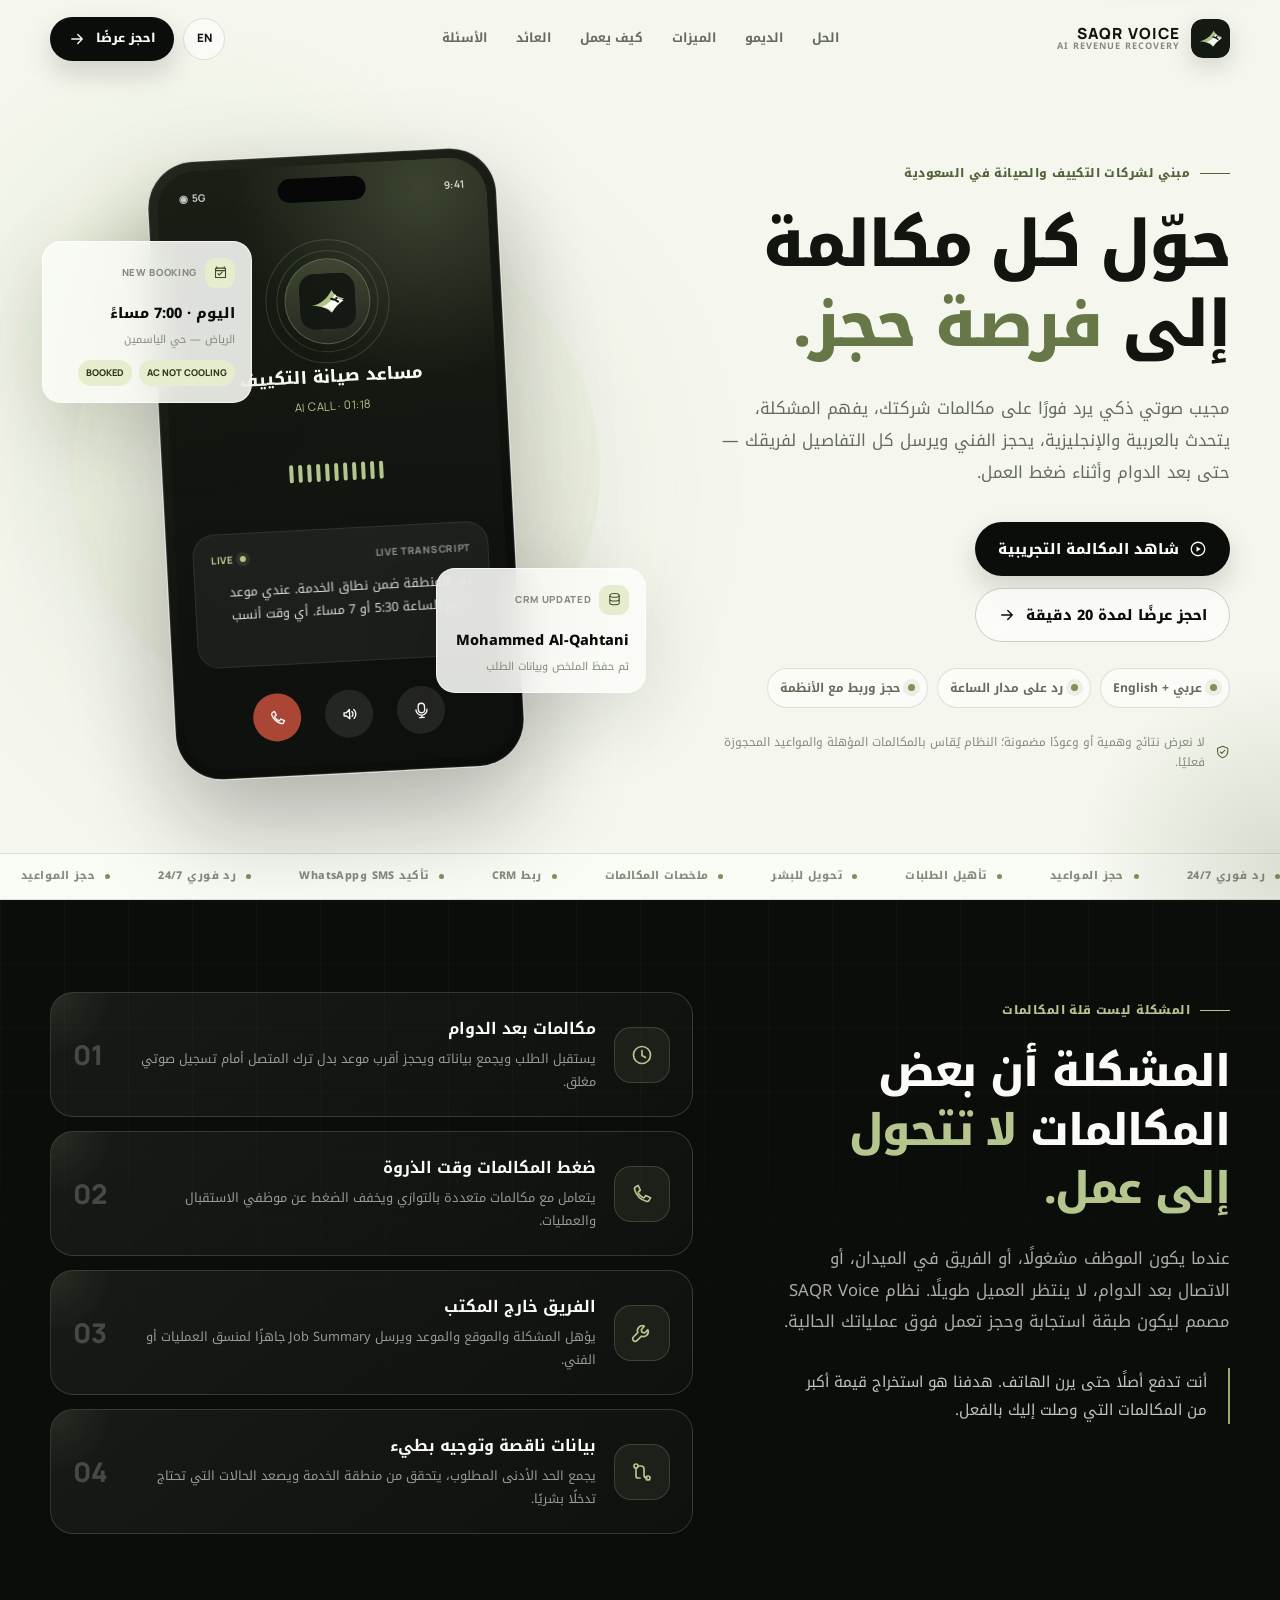
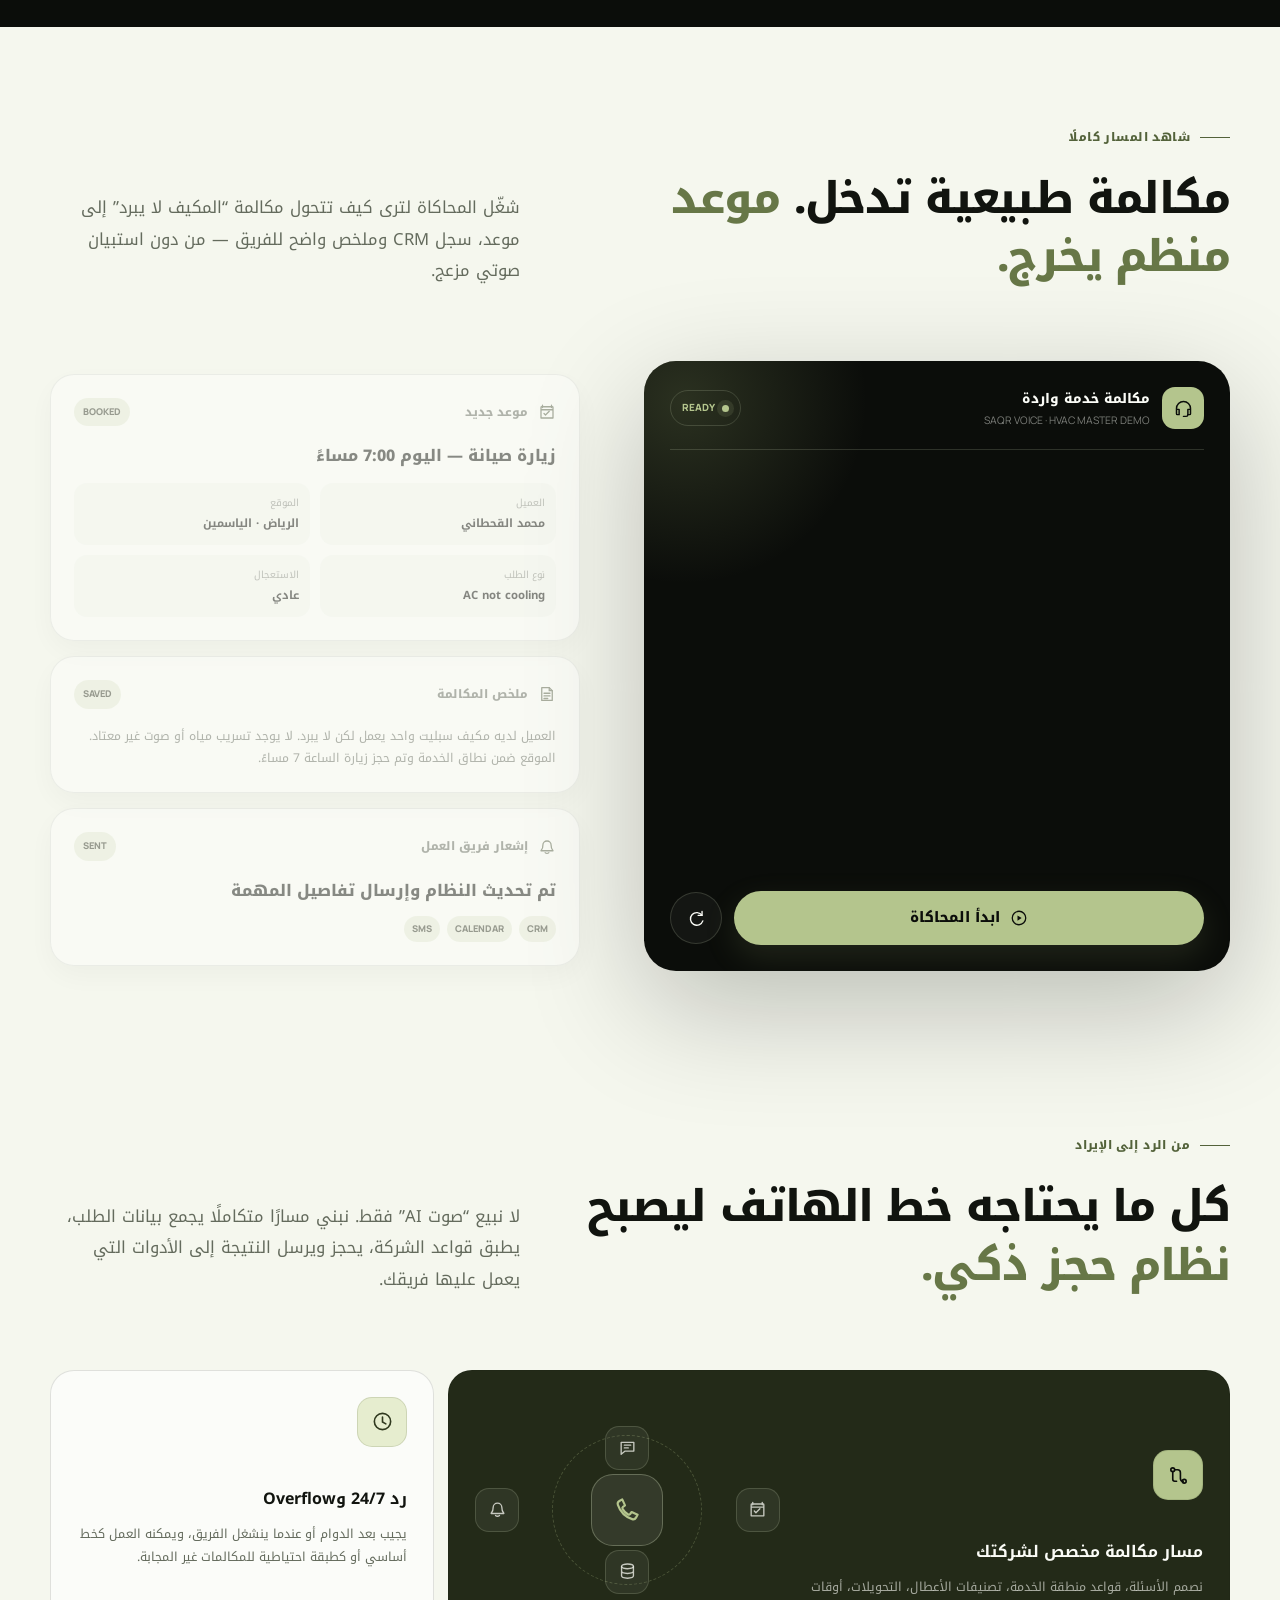
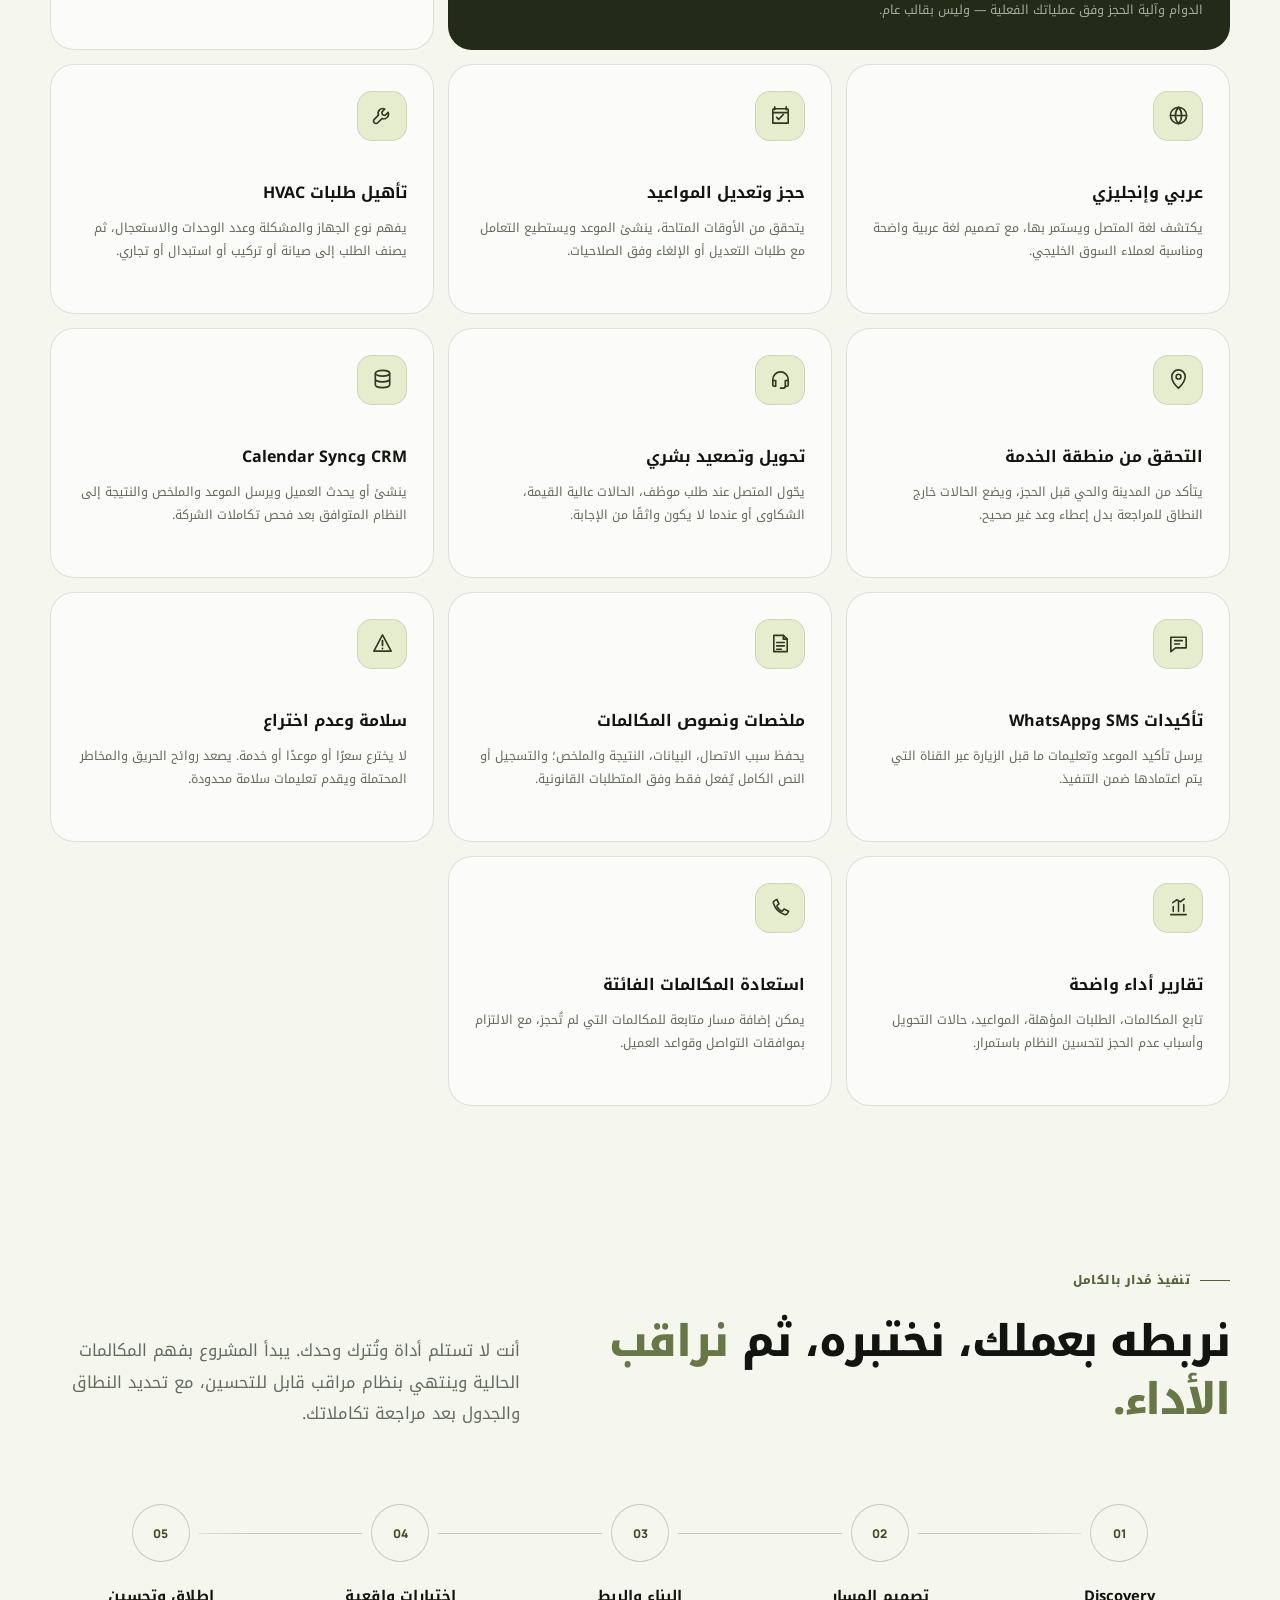
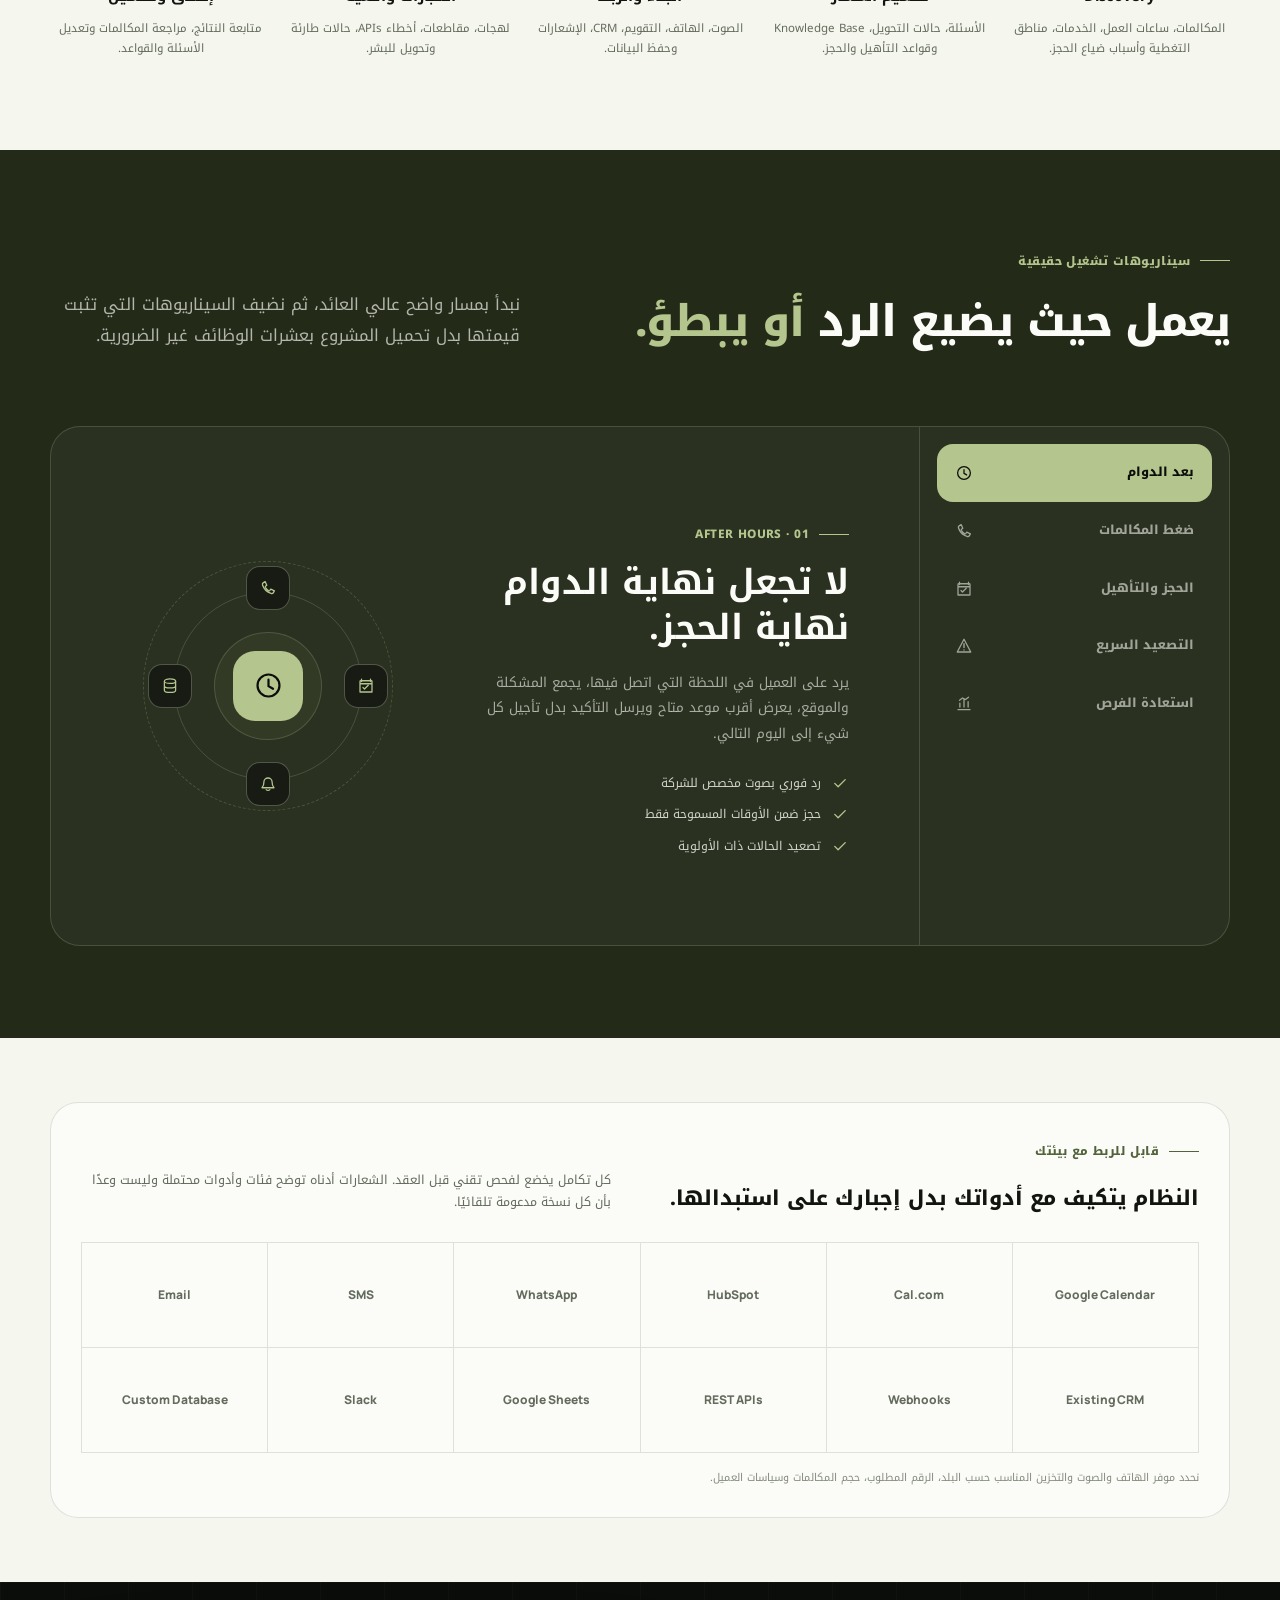
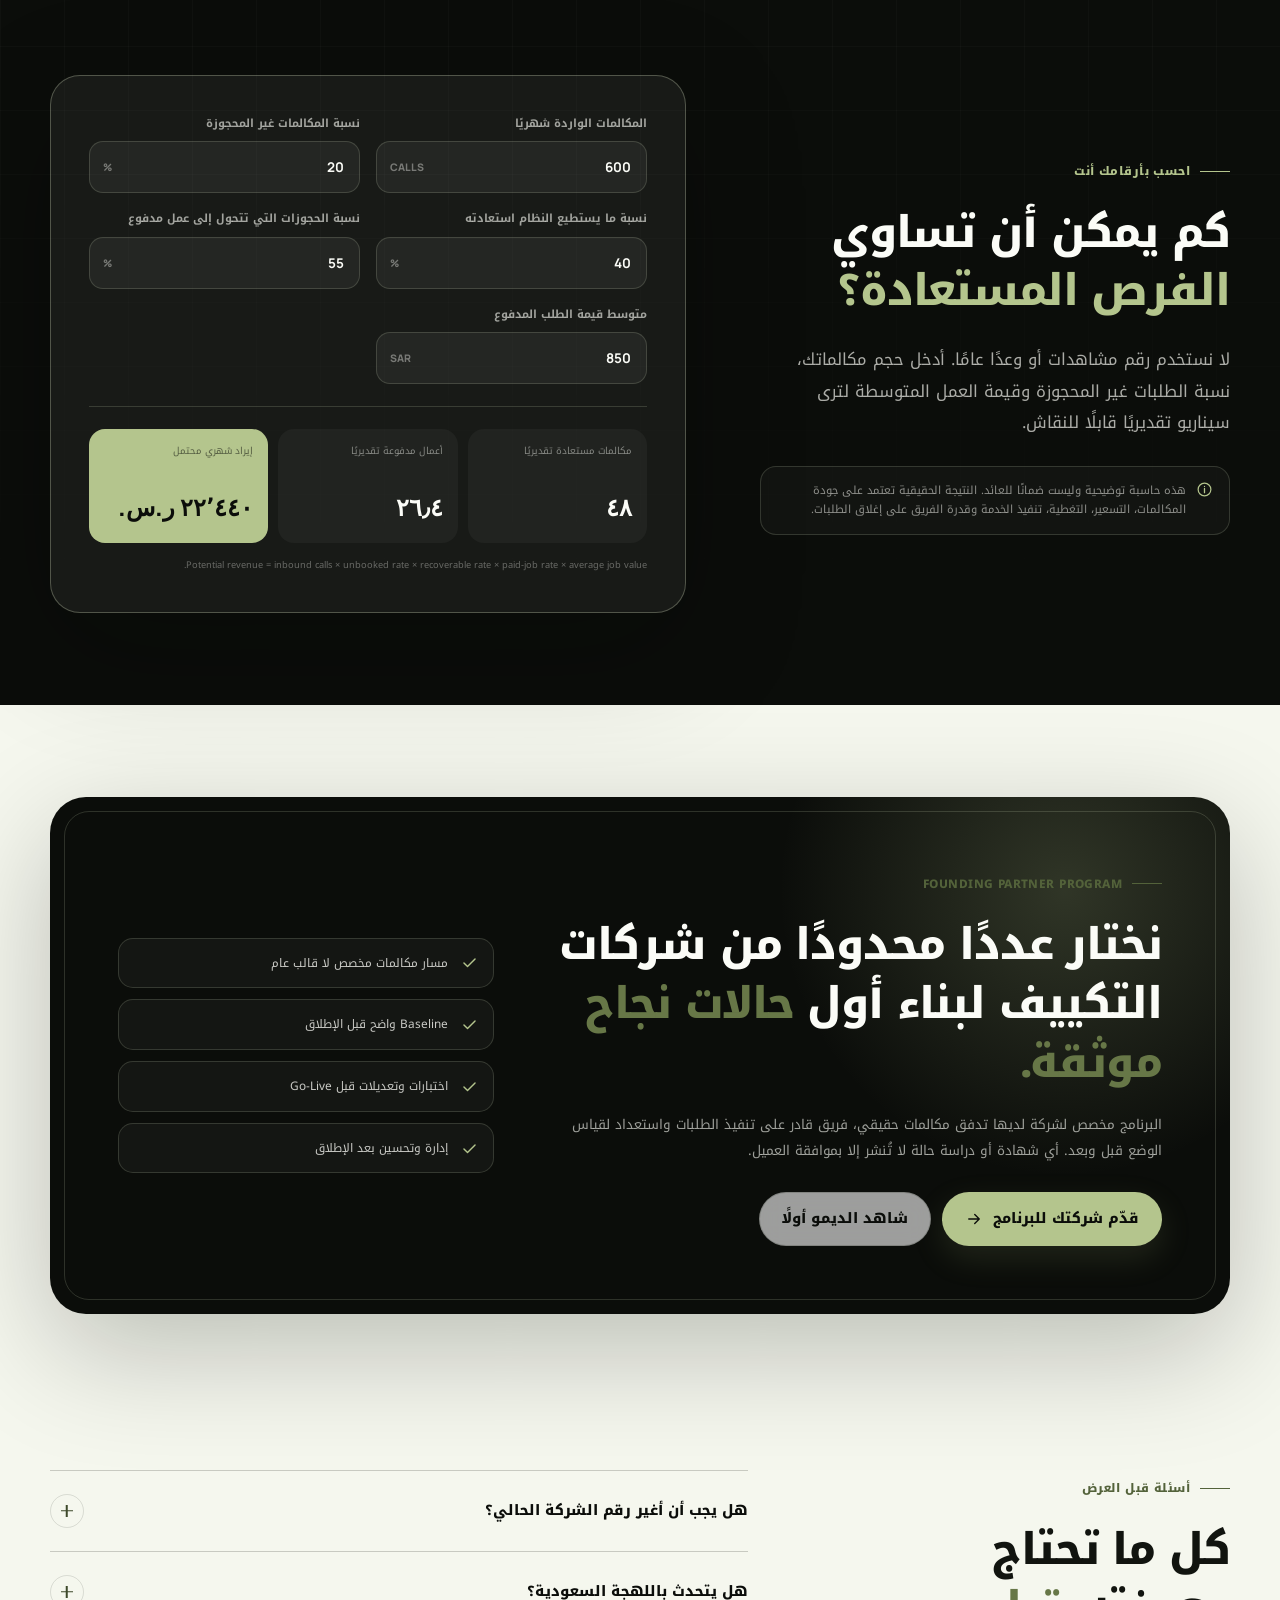
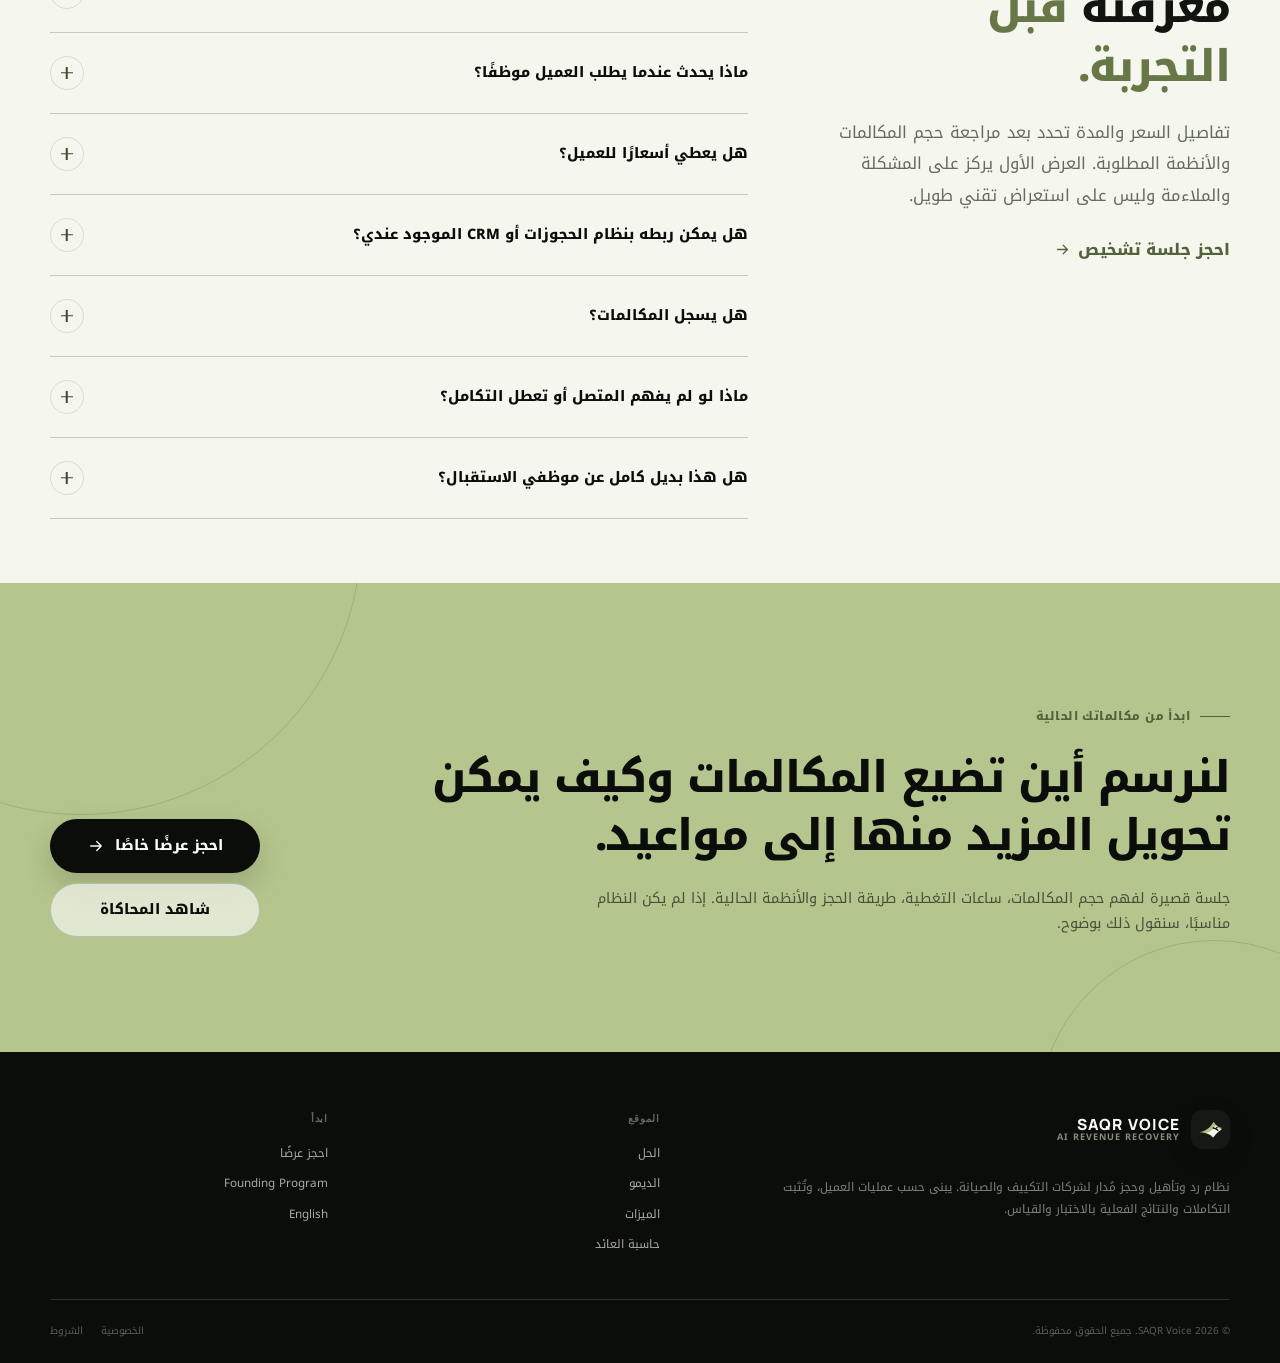
<file: index.html>
<!doctype html>
<html lang="ar" dir="rtl">
<head>
  <meta charset="utf-8">
  <meta name="viewport" content="width=device-width, initial-scale=1, viewport-fit=cover">
  <title>SAQR Voice | نظام الرد والحجز الذكي لشركات التكييف</title>
  <meta name="description" content="نظام AI Voice مخصص لشركات التكييف والصيانة في السعودية: يرد على المكالمات 24/7، يتحدث بالعربية والإنجليزية، يؤهل الطلبات، يحجز المواعيد ويربط البيانات مع أنظمة العمل.">
  <meta name="theme-color" content="#0b0d0a">
  <meta name="color-scheme" content="light">
  <link rel="canonical" href="./">
  <link rel="alternate" hreflang="ar" href="./">
  <link rel="alternate" hreflang="en" href="./en.html">
  <link rel="icon" href="./assets/saqr-mark.svg" type="image/svg+xml">
  <meta property="og:type" content="website">
  <meta property="og:site_name" content="SAQR Voice">
  <meta property="og:title" content="SAQR Voice | نظام الرد والحجز الذكي لشركات التكييف">
  <meta property="og:description" content="حوّل المزيد من مكالمات شركتك إلى مواعيد وأعمال مدفوعة — بالعربية والإنجليزية وعلى مدار الساعة.">
  <meta property="og:locale" content="ar_SA">
  <meta name="twitter:card" content="summary">
  <script type="application/ld+json">
  {
    "@context": "https://schema.org",
    "@type": "Service",
    "name": "SAQR Voice AI Receptionist",
    "serviceType": "AI call answering, qualification and appointment booking for HVAC service companies",
    "areaServed": {
      "@type": "Country",
      "name": "Saudi Arabia"
    },
    "audience": {
      "@type": "BusinessAudience",
      "audienceType": "HVAC, air-conditioning and maintenance companies"
    }
  }
  </script>
  <link rel="stylesheet" href="./assets/site.css">
</head>
<body>
  <a class="skip-link" href="#main">انتقل إلى المحتوى</a>


  <header class="site-header">
    <div class="container nav-wrap">
      <a class="brand" href="#top" aria-label="SAQR Voice — الصفحة الرئيسية">
        <img class="brand-mark" src="./assets/saqr-mark.svg" alt="">
        <span class="brand-copy">
          <span class="brand-name">SAQR VOICE</span>
          <span class="brand-sub">AI REVENUE RECOVERY</span>
        </span>
      </a>

      <nav class="nav-links" aria-label="التنقل الرئيسي">
        <a href="#solution">الحل</a>
        <a href="#demo">الديمو</a>
        <a href="#features">الميزات</a>
        <a href="#process">كيف يعمل</a>
        <a href="#roi">العائد</a>
        <a href="#faq">الأسئلة</a>
      </nav>

      <div class="nav-actions">
        <a class="lang-link" href="./en.html" aria-label="View English version">EN</a>
        <a class="btn btn-primary nav-cta js-book" href="#contact">
          احجز عرضًا
          <svg aria-hidden="true"><use href="./assets/icons.svg#i-arrow"/></svg>
        </a>
        <button class="menu-toggle" type="button" aria-expanded="false" aria-controls="mobile-menu" aria-label="فتح القائمة">
          <svg aria-hidden="true"><use href="./assets/icons.svg#i-menu"/></svg>
        </button>
      </div>
    </div>
  </header>

  <nav class="mobile-menu" id="mobile-menu" aria-label="قائمة الهاتف">
    <a href="#solution">الحل <svg width="17" height="17" aria-hidden="true"><use href="./assets/icons.svg#i-arrow"/></svg></a>
    <a href="#demo">الديمو <svg width="17" height="17" aria-hidden="true"><use href="./assets/icons.svg#i-arrow"/></svg></a>
    <a href="#features">الميزات <svg width="17" height="17" aria-hidden="true"><use href="./assets/icons.svg#i-arrow"/></svg></a>
    <a href="#roi">حاسبة العائد <svg width="17" height="17" aria-hidden="true"><use href="./assets/icons.svg#i-arrow"/></svg></a>
    <a href="#faq">الأسئلة <svg width="17" height="17" aria-hidden="true"><use href="./assets/icons.svg#i-arrow"/></svg></a>
    <a class="js-book" href="#contact">احجز عرضًا خاصًا لشركتك</a>
  </nav>

  <main id="main">
    <section class="hero" id="top">
      <div class="container hero-grid">
        <div class="hero-copy reveal">
          <span class="eyebrow">مبني لشركات التكييف والصيانة في السعودية</span>
          <h1 class="display">حوّل كل مكالمة إلى <span class="accent">فرصة حجز.</span></h1>
          <p class="lead">مجيب صوتي ذكي يرد فورًا على مكالمات شركتك، يفهم المشكلة، يتحدث بالعربية والإنجليزية، يحجز الفني ويرسل كل التفاصيل لفريقك — حتى بعد الدوام وأثناء ضغط العمل.</p>
          <div class="hero-actions">
            <a class="btn btn-primary" href="#demo">
              <svg aria-hidden="true"><use href="./assets/icons.svg#i-play"/></svg>
              شاهد المكالمة التجريبية
            </a>
            <a class="btn btn-ghost js-book" href="#contact">
              احجز عرضًا لمدة 20 دقيقة
              <svg aria-hidden="true"><use href="./assets/icons.svg#i-arrow"/></svg>
            </a>
          </div>
          <div class="hero-meta" aria-label="مزايا أساسية">
            <span class="pill"><span class="pill-dot"></span>عربي + English</span>
            <span class="pill"><span class="pill-dot"></span>رد على مدار الساعة</span>
            <span class="pill"><span class="pill-dot"></span>حجز وربط مع الأنظمة</span>
          </div>
          <p class="hero-note"><svg aria-hidden="true"><use href="./assets/icons.svg#i-shield"/></svg> لا نعرض نتائج وهمية أو وعودًا مضمونة؛ النظام يُقاس بالمكالمات المؤهلة والمواعيد المحجوزة فعليًا.</p>
        </div>

        <div class="hero-stage reveal reveal-delay-1" aria-label="واجهة توضيحية لمكالمة يجريها المساعد الذكي">
          <div class="phone-shell">
            <div class="phone-screen">
              <div class="phone-island"></div>
              <div class="phone-status"><span>9:41</span><span>5G&nbsp; ◉</span></div>
              <div class="call-head">
                <div class="call-avatar"><img src="./assets/saqr-mark.svg" alt=""></div>
                <div class="call-name">مساعد صيانة التكييف</div>
                <div class="call-state">AI CALL · 01:18</div>
              </div>
              <div class="wave" aria-hidden="true">
                <span></span><span></span><span></span><span></span><span></span><span></span><span></span><span></span><span></span><span></span><span></span>
              </div>
              <div class="call-transcript">
                <div class="transcript-label"><span>LIVE TRANSCRIPT</span><span class="transcript-live">LIVE</span></div>
                <p class="transcript-text">تم، المنطقة ضمن نطاق الخدمة. عندي موعد اليوم الساعة 5:30 أو 7 مساءً. أي وقت أنسب لك؟</p>
              </div>
              <div class="call-controls" aria-hidden="true">
                <span class="call-control"><svg><use href="./assets/icons.svg#i-mic"/></svg></span>
                <span class="call-control"><svg><use href="./assets/icons.svg#i-volume"/></svg></span>
                <span class="call-control end"><svg><use href="./assets/icons.svg#i-phone"/></svg></span>
              </div>
            </div>
          </div>

          <article class="floating-card top">
            <div class="float-kicker"><span class="float-icon"><svg aria-hidden="true"><use href="./assets/icons.svg#i-calendar"/></svg></span>NEW BOOKING</div>
            <div class="float-value">اليوم · 7:00 مساءً</div>
            <div class="float-meta">الرياض — حي الياسمين</div>
            <div class="status-row"><span class="status-tag">AC NOT COOLING</span><span class="status-tag">BOOKED</span></div>
          </article>

          <article class="floating-card bottom">
            <div class="float-kicker"><span class="float-icon"><svg aria-hidden="true"><use href="./assets/icons.svg#i-database"/></svg></span>CRM UPDATED</div>
            <div class="float-value">Mohammed Al-Qahtani</div>
            <div class="float-meta">تم حفظ الملخص وبيانات الطلب</div>
          </article>
        </div>
      </div>

      <div class="hero-marquee" aria-hidden="true">
        <div class="marquee-track">
          <span class="marquee-item">رد فوري 24/7</span><span class="marquee-item">حجز المواعيد</span><span class="marquee-item">تأهيل الطلبات</span><span class="marquee-item">تحويل للبشر</span><span class="marquee-item">ملخصات المكالمات</span><span class="marquee-item">ربط CRM</span><span class="marquee-item">تأكيد SMS وWhatsApp</span>
          <span class="marquee-item">رد فوري 24/7</span><span class="marquee-item">حجز المواعيد</span><span class="marquee-item">تأهيل الطلبات</span><span class="marquee-item">تحويل للبشر</span><span class="marquee-item">ملخصات المكالمات</span><span class="marquee-item">ربط CRM</span><span class="marquee-item">تأكيد SMS وWhatsApp</span>
        </div>
      </div>
    </section>

    <section class="section section-dark" id="solution">
      <div class="grid-pattern"></div>
      <div class="container problem-grid">
        <div class="problem-sticky reveal">
          <span class="eyebrow">المشكلة ليست قلة المكالمات</span>
          <h2 class="h2">المشكلة أن بعض المكالمات <span class="accent">لا تتحول إلى عمل.</span></h2>
          <p class="lead">عندما يكون الموظف مشغولًا، أو الفريق في الميدان، أو الاتصال بعد الدوام، لا ينتظر العميل طويلًا. نظام SAQR Voice مصمم ليكون طبقة استجابة وحجز تعمل فوق عملياتك الحالية.</p>
          <blockquote class="problem-quote">أنت تدفع أصلًا حتى يرن الهاتف. هدفنا هو استخراج قيمة أكبر من المكالمات التي وصلت إليك بالفعل.</blockquote>
        </div>

        <div class="problem-list">
          <article class="problem-card reveal">
            <div class="problem-icon"><svg aria-hidden="true"><use href="./assets/icons.svg#i-clock"/></svg></div>
            <div class="problem-copy"><h3>مكالمات بعد الدوام</h3><p>يستقبل الطلب ويجمع بياناته ويحجز أقرب موعد بدل ترك المتصل أمام تسجيل صوتي مغلق.</p></div>
            <span class="problem-number">01</span>
          </article>
          <article class="problem-card reveal reveal-delay-1">
            <div class="problem-icon"><svg aria-hidden="true"><use href="./assets/icons.svg#i-phone"/></svg></div>
            <div class="problem-copy"><h3>ضغط المكالمات وقت الذروة</h3><p>يتعامل مع مكالمات متعددة بالتوازي ويخفف الضغط عن موظفي الاستقبال والعمليات.</p></div>
            <span class="problem-number">02</span>
          </article>
          <article class="problem-card reveal reveal-delay-2">
            <div class="problem-icon"><svg aria-hidden="true"><use href="./assets/icons.svg#i-wrench"/></svg></div>
            <div class="problem-copy"><h3>الفريق خارج المكتب</h3><p>يؤهل المشكلة والموقع والموعد ويرسل Job Summary جاهزًا لمنسق العمليات أو الفني.</p></div>
            <span class="problem-number">03</span>
          </article>
          <article class="problem-card reveal reveal-delay-3">
            <div class="problem-icon"><svg aria-hidden="true"><use href="./assets/icons.svg#i-route"/></svg></div>
            <div class="problem-copy"><h3>بيانات ناقصة وتوجيه بطيء</h3><p>يجمع الحد الأدنى المطلوب، يتحقق من منطقة الخدمة ويصعد الحالات التي تحتاج تدخلًا بشريًا.</p></div>
            <span class="problem-number">04</span>
          </article>
        </div>
      </div>
    </section>

    <section class="section" id="demo">
      <div class="container">
        <div class="section-head">
          <div class="reveal">
            <span class="eyebrow">شاهد المسار كاملًا</span>
            <h2 class="h2">مكالمة طبيعية تدخل. <span class="accent">موعد منظم يخرج.</span></h2>
          </div>
          <p class="lead reveal reveal-delay-1">شغّل المحاكاة لترى كيف تتحول مكالمة “المكيف لا يبرد” إلى موعد، سجل CRM وملخص واضح للفريق — من دون استبيان صوتي مزعج.</p>
        </div>

        <div class="demo-layout">
          <div class="demo-console reveal">
            <div class="console-top">
              <div class="console-id">
                <span class="console-avatar"><svg aria-hidden="true"><use href="./assets/icons.svg#i-headset"/></svg></span>
                <div><div class="console-name">مكالمة خدمة واردة</div><div class="console-sub">SAQR VOICE · HVAC MASTER DEMO</div></div>
              </div>
              <span class="live-badge">READY</span>
            </div>
            <div class="demo-messages" aria-live="polite"></div>
            <div class="demo-controls">
              <button class="btn btn-olive" type="button" data-demo-start><svg aria-hidden="true"><use href="./assets/icons.svg#i-play"/></svg><span>ابدأ المحاكاة</span></button>
              <button class="demo-reset" type="button" data-demo-reset aria-label="إعادة ضبط المحاكاة"><svg aria-hidden="true"><use href="./assets/icons.svg#i-refresh"/></svg></button>
            </div>
          </div>

          <div class="demo-output reveal reveal-delay-1" data-demo-output>
            <article class="output-card">
              <div class="output-head"><div class="output-title"><svg aria-hidden="true"><use href="./assets/icons.svg#i-calendar"/></svg>موعد جديد</div><span class="output-status">BOOKED</span></div>
              <div class="output-primary">زيارة صيانة — اليوم 7:00 مساءً</div>
              <div class="output-meta"><div><span>العميل</span><strong>محمد القحطاني</strong></div><div><span>الموقع</span><strong>الرياض · الياسمين</strong></div><div><span>نوع الطلب</span><strong>AC not cooling</strong></div><div><span>الاستعجال</span><strong>عادي</strong></div></div>
            </article>
            <article class="output-card">
              <div class="output-head"><div class="output-title"><svg aria-hidden="true"><use href="./assets/icons.svg#i-transcript"/></svg>ملخص المكالمة</div><span class="output-status">SAVED</span></div>
              <p class="output-summary">العميل لديه مكيف سبليت واحد يعمل لكن لا يبرد. لا يوجد تسريب مياه أو صوت غير معتاد. الموقع ضمن نطاق الخدمة وتم حجز زيارة الساعة 7 مساءً.</p>
            </article>
            <article class="output-card">
              <div class="output-head"><div class="output-title"><svg aria-hidden="true"><use href="./assets/icons.svg#i-bell"/></svg>إشعار فريق العمل</div><span class="output-status">SENT</span></div>
              <div class="output-primary">تم تحديث النظام وإرسال تفاصيل المهمة</div>
              <div class="status-row"><span class="status-tag">CRM</span><span class="status-tag">CALENDAR</span><span class="status-tag">SMS</span></div>
            </article>
          </div>
        </div>
      </div>
    </section>

    <section class="section section-sm" id="features">
      <div class="container">
        <div class="section-head">
          <div class="reveal"><span class="eyebrow">من الرد إلى الإيراد</span><h2 class="h2">كل ما يحتاجه خط الهاتف ليصبح <span class="accent">نظام حجز ذكي.</span></h2></div>
          <p class="lead reveal reveal-delay-1">لا نبيع “صوت AI” فقط. نبني مسارًا متكاملًا يجمع بيانات الطلب، يطبق قواعد الشركة، يحجز ويرسل النتيجة إلى الأدوات التي يعمل عليها فريقك.</p>
        </div>

        <div class="feature-grid">
          <article class="feature-card featured reveal">
            <div><div class="feature-icon"><svg aria-hidden="true"><use href="./assets/icons.svg#i-route"/></svg></div><h3>مسار مكالمة مخصص لشركتك</h3><p>نصمم الأسئلة، قواعد منطقة الخدمة، تصنيفات الأعطال، التحويلات، أوقات الدوام وآلية الحجز وفق عملياتك الفعلية — وليس بقالب عام.</p></div>
            <div class="feature-visual" aria-hidden="true"><div class="mini-flow"><span class="flow-ring"></span><span class="flow-center"><svg><use href="./assets/icons.svg#i-phone"/></svg></span><span class="flow-node one"><svg><use href="./assets/icons.svg#i-message"/></svg></span><span class="flow-node two"><svg><use href="./assets/icons.svg#i-calendar"/></svg></span><span class="flow-node three"><svg><use href="./assets/icons.svg#i-database"/></svg></span><span class="flow-node four"><svg><use href="./assets/icons.svg#i-bell"/></svg></span></div></div>
          </article>
          <article class="feature-card reveal reveal-delay-1"><div class="feature-icon"><svg aria-hidden="true"><use href="./assets/icons.svg#i-clock"/></svg></div><h3>رد 24/7 وOverflow</h3><p>يجيب بعد الدوام أو عندما ينشغل الفريق، ويمكنه العمل كخط أساسي أو كطبقة احتياطية للمكالمات غير المجابة.</p></article>
          <article class="feature-card reveal"><div class="feature-icon"><svg aria-hidden="true"><use href="./assets/icons.svg#i-globe"/></svg></div><h3>عربي وإنجليزي</h3><p>يكتشف لغة المتصل ويستمر بها، مع تصميم لغة عربية واضحة ومناسبة لعملاء السوق الخليجي.</p></article>
          <article class="feature-card reveal reveal-delay-1"><div class="feature-icon"><svg aria-hidden="true"><use href="./assets/icons.svg#i-calendar"/></svg></div><h3>حجز وتعديل المواعيد</h3><p>يتحقق من الأوقات المتاحة، ينشئ الموعد ويستطيع التعامل مع طلبات التعديل أو الإلغاء وفق الصلاحيات.</p></article>
          <article class="feature-card reveal reveal-delay-2"><div class="feature-icon"><svg aria-hidden="true"><use href="./assets/icons.svg#i-wrench"/></svg></div><h3>تأهيل طلبات HVAC</h3><p>يفهم نوع الجهاز والمشكلة وعدد الوحدات والاستعجال، ثم يصنف الطلب إلى صيانة أو تركيب أو استبدال أو تجاري.</p></article>
          <article class="feature-card reveal"><div class="feature-icon"><svg aria-hidden="true"><use href="./assets/icons.svg#i-map"/></svg></div><h3>التحقق من منطقة الخدمة</h3><p>يتأكد من المدينة والحي قبل الحجز، ويضع الحالات خارج النطاق للمراجعة بدل إعطاء وعد غير صحيح.</p></article>
          <article class="feature-card reveal reveal-delay-1"><div class="feature-icon"><svg aria-hidden="true"><use href="./assets/icons.svg#i-headset"/></svg></div><h3>تحويل وتصعيد بشري</h3><p>يحّول المتصل عند طلب موظف، الحالات عالية القيمة، الشكاوى أو عندما لا يكون واثقًا من الإجابة.</p></article>
          <article class="feature-card reveal reveal-delay-2"><div class="feature-icon"><svg aria-hidden="true"><use href="./assets/icons.svg#i-database"/></svg></div><h3>CRM وCalendar Sync</h3><p>ينشئ أو يحدث العميل ويرسل الموعد والملخص والنتيجة إلى النظام المتوافق بعد فحص تكاملات الشركة.</p></article>
          <article class="feature-card reveal"><div class="feature-icon"><svg aria-hidden="true"><use href="./assets/icons.svg#i-message"/></svg></div><h3>تأكيدات SMS وWhatsApp</h3><p>يرسل تأكيد الموعد وتعليمات ما قبل الزيارة عبر القناة التي يتم اعتمادها ضمن التنفيذ.</p></article>
          <article class="feature-card reveal reveal-delay-1"><div class="feature-icon"><svg aria-hidden="true"><use href="./assets/icons.svg#i-transcript"/></svg></div><h3>ملخصات ونصوص المكالمات</h3><p>يحفظ سبب الاتصال، البيانات، النتيجة والملخص؛ والتسجيل أو النص الكامل يُفعل فقط وفق المتطلبات القانونية.</p></article>
          <article class="feature-card reveal reveal-delay-2"><div class="feature-icon"><svg aria-hidden="true"><use href="./assets/icons.svg#i-alert"/></svg></div><h3>سلامة وعدم اختراع</h3><p>لا يخترع سعرًا أو موعدًا أو خدمة. يصعد روائح الحريق والمخاطر المحتملة ويقدم تعليمات سلامة محدودة.</p></article>
          <article class="feature-card reveal"><div class="feature-icon"><svg aria-hidden="true"><use href="./assets/icons.svg#i-chart"/></svg></div><h3>تقارير أداء واضحة</h3><p>تابع المكالمات، الطلبات المؤهلة، المواعيد، حالات التحويل وأسباب عدم الحجز لتحسين النظام باستمرار.</p></article>
          <article class="feature-card reveal reveal-delay-1"><div class="feature-icon"><svg aria-hidden="true"><use href="./assets/icons.svg#i-phone"/></svg></div><h3>استعادة المكالمات الفائتة</h3><p>يمكن إضافة مسار متابعة للمكالمات التي لم تُحجز، مع الالتزام بموافقات التواصل وقواعد العميل.</p></article>
        </div>
      </div>
    </section>

    <section class="section" id="process">
      <div class="container">
        <div class="section-head">
          <div class="reveal"><span class="eyebrow">تنفيذ مُدار بالكامل</span><h2 class="h2">نربطه بعملك، نختبره، ثم <span class="accent">نراقب الأداء.</span></h2></div>
          <p class="lead reveal reveal-delay-1">أنت لا تستلم أداة وتُترك وحدك. يبدأ المشروع بفهم المكالمات الحالية وينتهي بنظام مراقب قابل للتحسين، مع تحديد النطاق والجدول بعد مراجعة تكاملاتك.</p>
        </div>
        <div class="workflow-wrap">
          <div class="workflow-line"></div>
          <div class="workflow-grid">
            <article class="workflow-step reveal"><span class="step-index">01</span><div><h3>Discovery</h3><p>المكالمات، ساعات العمل، الخدمات، مناطق التغطية وأسباب ضياع الحجز.</p></div></article>
            <article class="workflow-step reveal reveal-delay-1"><span class="step-index">02</span><div><h3>تصميم المسار</h3><p>الأسئلة، حالات التحويل، Knowledge Base وقواعد التأهيل والحجز.</p></div></article>
            <article class="workflow-step reveal reveal-delay-2"><span class="step-index">03</span><div><h3>البناء والربط</h3><p>الصوت، الهاتف، التقويم، CRM، الإشعارات وحفظ البيانات.</p></div></article>
            <article class="workflow-step reveal"><span class="step-index">04</span><div><h3>اختبارات واقعية</h3><p>لهجات، مقاطعات، أخطاء APIs، حالات طارئة وتحويل للبشر.</p></div></article>
            <article class="workflow-step reveal reveal-delay-1"><span class="step-index">05</span><div><h3>إطلاق وتحسين</h3><p>متابعة النتائج، مراجعة المكالمات وتعديل الأسئلة والقواعد.</p></div></article>
          </div>
        </div>
      </div>
    </section>

    <section class="section section-olive" id="use-cases">
      <div class="container">
        <div class="section-head">
          <div class="reveal"><span class="eyebrow">سيناريوهات تشغيل حقيقية</span><h2 class="h2">يعمل حيث يضيع الرد <span class="accent">أو يبطؤ.</span></h2></div>
          <p class="lead reveal reveal-delay-1">نبدأ بمسار واضح عالي العائد، ثم نضيف السيناريوهات التي تثبت قيمتها بدل تحميل المشروع بعشرات الوظائف غير الضرورية.</p>
        </div>

        <div class="use-case-shell reveal">
          <div class="use-tabs" role="tablist" aria-label="حالات الاستخدام">
            <button class="use-tab" role="tab" aria-selected="true" aria-controls="use-afterhours" id="tab-afterhours"><span>بعد الدوام</span><svg aria-hidden="true"><use href="./assets/icons.svg#i-clock"/></svg></button>
            <button class="use-tab" role="tab" aria-selected="false" aria-controls="use-overflow" id="tab-overflow"><span>ضغط المكالمات</span><svg aria-hidden="true"><use href="./assets/icons.svg#i-phone"/></svg></button>
            <button class="use-tab" role="tab" aria-selected="false" aria-controls="use-booking" id="tab-booking"><span>الحجز والتأهيل</span><svg aria-hidden="true"><use href="./assets/icons.svg#i-calendar"/></svg></button>
            <button class="use-tab" role="tab" aria-selected="false" aria-controls="use-emergency" id="tab-emergency"><span>التصعيد السريع</span><svg aria-hidden="true"><use href="./assets/icons.svg#i-alert"/></svg></button>
            <button class="use-tab" role="tab" aria-selected="false" aria-controls="use-recovery" id="tab-recovery"><span>استعادة الفرص</span><svg aria-hidden="true"><use href="./assets/icons.svg#i-chart"/></svg></button>
          </div>
          <div class="use-panels">
            <article class="use-panel is-active" id="use-afterhours" role="tabpanel" aria-labelledby="tab-afterhours"><div><span class="eyebrow">01 · AFTER HOURS</span><h3>لا تجعل نهاية الدوام نهاية الحجز.</h3><p>يرد على العميل في اللحظة التي اتصل فيها، يجمع المشكلة والموقع، يعرض أقرب موعد متاح ويرسل التأكيد بدل تأجيل كل شيء إلى اليوم التالي.</p><div class="use-checks"><span class="use-check"><svg><use href="./assets/icons.svg#i-check"/></svg>رد فوري بصوت مخصص للشركة</span><span class="use-check"><svg><use href="./assets/icons.svg#i-check"/></svg>حجز ضمن الأوقات المسموحة فقط</span><span class="use-check"><svg><use href="./assets/icons.svg#i-check"/></svg>تصعيد الحالات ذات الأولوية</span></div></div><div class="use-visual" aria-hidden="true"><div class="orbit"><span class="orbit-core"><svg><use href="./assets/icons.svg#i-clock"/></svg></span><span class="orbit-dot a"><svg><use href="./assets/icons.svg#i-phone"/></svg></span><span class="orbit-dot b"><svg><use href="./assets/icons.svg#i-calendar"/></svg></span><span class="orbit-dot c"><svg><use href="./assets/icons.svg#i-bell"/></svg></span><span class="orbit-dot d"><svg><use href="./assets/icons.svg#i-database"/></svg></span></div></div></article>
            <article class="use-panel" id="use-overflow" role="tabpanel" aria-labelledby="tab-overflow"><div><span class="eyebrow">02 · OVERFLOW</span><h3>يحمي فريقك عندما ترن عدة مكالمات معًا.</h3><p>بدل انتظار العميل أو سقوط المكالمة، يتولى المساعد الاستجابة الأولية والتأهيل والحجز، بينما يركز الموظفون على المكالمات التي تحتاج تدخلًا بشريًا.</p><div class="use-checks"><span class="use-check"><svg><use href="./assets/icons.svg#i-check"/></svg>استقبال متزامن</span><span class="use-check"><svg><use href="./assets/icons.svg#i-check"/></svg>توجيه حسب نوع الطلب</span><span class="use-check"><svg><use href="./assets/icons.svg#i-check"/></svg>ملخص جاهز قبل التحويل</span></div></div><div class="use-visual" aria-hidden="true"><div class="orbit"><span class="orbit-core"><svg><use href="./assets/icons.svg#i-phone"/></svg></span><span class="orbit-dot a"><svg><use href="./assets/icons.svg#i-users"/></svg></span><span class="orbit-dot b"><svg><use href="./assets/icons.svg#i-route"/></svg></span><span class="orbit-dot c"><svg><use href="./assets/icons.svg#i-calendar"/></svg></span><span class="orbit-dot d"><svg><use href="./assets/icons.svg#i-headset"/></svg></span></div></div></article>
            <article class="use-panel" id="use-booking" role="tabpanel" aria-labelledby="tab-booking"><div><span class="eyebrow">03 · QUALIFY & BOOK</span><h3>يجمع ما يحتاجه الفني، لا ما يزعج العميل.</h3><p>يسأل بأقصر مسار ممكن عن نوع العطل والموقع والموعد، ثم يتحقق من النطاق ويحجز ويكتب ملخصًا يفهمه منسق العمليات بسرعة.</p><div class="use-checks"><span class="use-check"><svg><use href="./assets/icons.svg#i-check"/></svg>أسئلة متكيفة مع الإجابات</span><span class="use-check"><svg><use href="./assets/icons.svg#i-check"/></svg>منع تكرار السؤال</span><span class="use-check"><svg><use href="./assets/icons.svg#i-check"/></svg>حجز فعلي في التقويم</span></div></div><div class="use-visual" aria-hidden="true"><div class="orbit"><span class="orbit-core"><svg><use href="./assets/icons.svg#i-calendar"/></svg></span><span class="orbit-dot a"><svg><use href="./assets/icons.svg#i-wrench"/></svg></span><span class="orbit-dot b"><svg><use href="./assets/icons.svg#i-map"/></svg></span><span class="orbit-dot c"><svg><use href="./assets/icons.svg#i-database"/></svg></span><span class="orbit-dot d"><svg><use href="./assets/icons.svg#i-message"/></svg></span></div></div></article>
            <article class="use-panel" id="use-emergency" role="tabpanel" aria-labelledby="tab-emergency"><div><span class="eyebrow">04 · ESCALATION</span><h3>يعرف متى يتوقف عن الأتمتة ويستدعي الإنسان.</h3><p>طلبات الموظف، الشكاوى، المشاريع التجارية أو مؤشرات الخطر تنتقل إلى مسار تصعيد محدد. إذا لم يتوفر الموظف، يحفظ الطلب كأولوية ويرسل تنبيهًا فوريًا.</p><div class="use-checks"><span class="use-check"><svg><use href="./assets/icons.svg#i-check"/></svg>قواعد تصعيد واضحة</span><span class="use-check"><svg><use href="./assets/icons.svg#i-check"/></svg>تعليمات سلامة محدودة</span><span class="use-check"><svg><use href="./assets/icons.svg#i-check"/></svg>إشعار عالي الأولوية</span></div></div><div class="use-visual" aria-hidden="true"><div class="orbit"><span class="orbit-core"><svg><use href="./assets/icons.svg#i-alert"/></svg></span><span class="orbit-dot a"><svg><use href="./assets/icons.svg#i-headset"/></svg></span><span class="orbit-dot b"><svg><use href="./assets/icons.svg#i-bell"/></svg></span><span class="orbit-dot c"><svg><use href="./assets/icons.svg#i-shield"/></svg></span><span class="orbit-dot d"><svg><use href="./assets/icons.svg#i-route"/></svg></span></div></div></article>
            <article class="use-panel" id="use-recovery" role="tabpanel" aria-labelledby="tab-recovery"><div><span class="eyebrow">05 · RECOVERY</span><h3>تابع الطلبات التي لم تكتمل بدل نسيانها.</h3><p>يمكن إضافة متابعة مخصصة للمكالمات الفائتة أو الطلبات المؤهلة التي لم تحجز، عبر رسائل أو اتصال منظم ضمن قواعد الموافقة الخاصة بالسوق والعميل.</p><div class="use-checks"><span class="use-check"><svg><use href="./assets/icons.svg#i-check"/></svg>قائمة فرص غير مكتملة</span><span class="use-check"><svg><use href="./assets/icons.svg#i-check"/></svg>متابعة قابلة للقياس</span><span class="use-check"><svg><use href="./assets/icons.svg#i-check"/></svg>إيقاف فوري عند طلب العميل</span></div></div><div class="use-visual" aria-hidden="true"><div class="orbit"><span class="orbit-core"><svg><use href="./assets/icons.svg#i-chart"/></svg></span><span class="orbit-dot a"><svg><use href="./assets/icons.svg#i-phone"/></svg></span><span class="orbit-dot b"><svg><use href="./assets/icons.svg#i-message"/></svg></span><span class="orbit-dot c"><svg><use href="./assets/icons.svg#i-calendar"/></svg></span><span class="orbit-dot d"><svg><use href="./assets/icons.svg#i-database"/></svg></span></div></div></article>
          </div>
        </div>
      </div>
    </section>

    <section class="section section-sm" id="integrations">
      <div class="container">
        <div class="integration-band reveal">
          <div class="integration-head"><div><span class="eyebrow">قابل للربط مع بيئتك</span><h2 class="h3">النظام يتكيف مع أدواتك بدل إجبارك على استبدالها.</h2></div><p>كل تكامل يخضع لفحص تقني قبل العقد. الشعارات أدناه توضح فئات وأدوات محتملة وليست وعدًا بأن كل نسخة مدعومة تلقائيًا.</p></div>
          <div class="integration-grid"><span class="integration-item">Google Calendar</span><span class="integration-item">Cal.com</span><span class="integration-item">HubSpot</span><span class="integration-item">WhatsApp</span><span class="integration-item">SMS</span><span class="integration-item">Email</span><span class="integration-item">Existing CRM</span><span class="integration-item">Webhooks</span><span class="integration-item">REST APIs</span><span class="integration-item">Google Sheets</span><span class="integration-item">Slack</span><span class="integration-item">Custom Database</span></div>
          <p class="integration-note">نحدد موفر الهاتف والصوت والتخزين المناسب حسب البلد، الرقم المطلوب، حجم المكالمات وسياسات العميل.</p>
        </div>
      </div>
    </section>

    <section class="section section-dark" id="roi">
      <div class="grid-pattern"></div>
      <div class="container roi-shell">
        <div class="roi-copy reveal">
          <span class="eyebrow">احسب بأرقامك أنت</span>
          <h2 class="h2">كم يمكن أن تساوي <span class="accent">الفرص المستعادة؟</span></h2>
          <p class="lead">لا نستخدم رقم مشاهدات أو وعدًا عامًا. أدخل حجم مكالماتك، نسبة الطلبات غير المحجوزة وقيمة العمل المتوسطة لترى سيناريو تقديريًا قابلًا للنقاش.</p>
          <div class="roi-note"><svg aria-hidden="true"><use href="./assets/icons.svg#i-info"/></svg><span>هذه حاسبة توضيحية وليست ضمانًا للعائد. النتيجة الحقيقية تعتمد على جودة المكالمات، التسعير، التغطية، تنفيذ الخدمة وقدرة الفريق على إغلاق الطلبات.</span></div>
        </div>

        <div class="roi-card reveal reveal-delay-1">
          <div class="roi-fields">
            <div class="field"><label for="roi-calls">المكالمات الواردة شهريًا</label><div class="input-wrap"><input id="roi-calls" data-roi-input="calls" type="number" min="0" max="100000" step="10" value="600"><span class="input-suffix">CALLS</span></div></div>
            <div class="field"><label for="roi-lost">نسبة المكالمات غير المحجوزة</label><div class="input-wrap"><input id="roi-lost" data-roi-input="lost" type="number" min="0" max="100" step="1" value="20"><span class="input-suffix">%</span></div></div>
            <div class="field"><label for="roi-recovery">نسبة ما يستطيع النظام استعادته</label><div class="input-wrap"><input id="roi-recovery" data-roi-input="recovery" type="number" min="0" max="100" step="1" value="40"><span class="input-suffix">%</span></div></div>
            <div class="field"><label for="roi-close">نسبة الحجوزات التي تتحول إلى عمل مدفوع</label><div class="input-wrap"><input id="roi-close" data-roi-input="close" type="number" min="0" max="100" step="1" value="55"><span class="input-suffix">%</span></div></div>
            <div class="field"><label for="roi-value">متوسط قيمة الطلب المدفوع</label><div class="input-wrap"><input id="roi-value" data-roi-input="value" type="number" min="0" max="1000000" step="50" value="850"><span class="input-suffix">SAR</span></div></div>
          </div>
          <div class="roi-results"><div class="roi-result"><span class="result-label">مكالمات مستعادة تقديريًا</span><strong class="result-value" data-roi-calls>48</strong></div><div class="roi-result"><span class="result-label">أعمال مدفوعة تقديريًا</span><strong class="result-value" data-roi-jobs>26.4</strong></div><div class="roi-result primary"><span class="result-label">إيراد شهري محتمل</span><strong class="result-value" data-roi-revenue>22,440 ر.س.</strong></div></div>
          <p class="roi-disclaimer">Potential revenue = inbound calls × unbooked rate × recoverable rate × paid-job rate × average job value.</p>
        </div>
      </div>
    </section>

    <section class="section" id="founding">
      <div class="container">
        <div class="founding-card reveal">
          <div class="founding-copy"><span class="eyebrow">FOUNDING PARTNER PROGRAM</span><h2 class="h2">نختار عددًا محدودًا من شركات التكييف لبناء أول <span class="accent">حالات نجاح موثقة.</span></h2><p>البرنامج مخصص لشركة لديها تدفق مكالمات حقيقي، فريق قادر على تنفيذ الطلبات واستعداد لقياس الوضع قبل وبعد. أي شهادة أو دراسة حالة لا تُنشر إلا بموافقة العميل.</p><div class="founding-actions"><a class="btn btn-olive js-book" href="#contact">قدّم شركتك للبرنامج <svg aria-hidden="true"><use href="./assets/icons.svg#i-arrow"/></svg></a><a class="btn btn-ghost" href="#demo">شاهد الديمو أولًا</a></div></div>
          <div class="founding-list"><span class="founding-item"><svg><use href="./assets/icons.svg#i-check"/></svg>مسار مكالمات مخصص لا قالب عام</span><span class="founding-item"><svg><use href="./assets/icons.svg#i-check"/></svg>Baseline واضح قبل الإطلاق</span><span class="founding-item"><svg><use href="./assets/icons.svg#i-check"/></svg>اختبارات وتعديلات قبل Go-Live</span><span class="founding-item"><svg><use href="./assets/icons.svg#i-check"/></svg>إدارة وتحسين بعد الإطلاق</span></div>
        </div>
      </div>
    </section>

    <section class="section section-sm" id="faq">
      <div class="container faq-layout">
        <div class="faq-intro reveal"><span class="eyebrow">أسئلة قبل العرض</span><h2 class="h2">كل ما تحتاج معرفته <span class="accent">قبل التجربة.</span></h2><p class="lead">تفاصيل السعر والمدة تحدد بعد مراجعة حجم المكالمات والأنظمة المطلوبة. العرض الأول يركز على المشكلة والملاءمة وليس على استعراض تقني طويل.</p><a class="inline-link js-book" href="#contact">احجز جلسة تشخيص <svg aria-hidden="true"><use href="./assets/icons.svg#i-arrow"/></svg></a></div>
        <div class="faq-list reveal reveal-delay-1">
          <article class="faq-item"><button class="faq-question" type="button" aria-expanded="false"><span>هل يجب أن أغير رقم الشركة الحالي؟</span><span class="faq-plus" aria-hidden="true"></span></button><div class="faq-answer"><div><p>ليس بالضرورة. يمكن تصميم المسار ليعمل على رقم جديد، تحويل مشروط، بعد الدوام أو كـoverflow. الخيار يعتمد على شركة الاتصالات والبنية الحالية ويُحسم أثناء الفحص التقني.</p></div></div></article>
          <article class="faq-item"><button class="faq-question" type="button" aria-expanded="false"><span>هل يتحدث باللهجة السعودية؟</span><span class="faq-plus" aria-hidden="true"></span></button><div class="faq-answer"><div><p>نضبط اللغة والنبرة لتكون عربية واضحة ومناسبة للسوق السعودي، مع قدرة على فهم تنوع اللهجات قدر الإمكان. الأداء يُختبر بمكالمات حقيقية قبل الإطلاق ولا ندّعي كمال الفهم في كل حالة.</p></div></div></article>
          <article class="faq-item"><button class="faq-question" type="button" aria-expanded="false"><span>ماذا يحدث عندما يطلب العميل موظفًا؟</span><span class="faq-plus" aria-hidden="true"></span></button><div class="faq-answer"><div><p>يطبق النظام قاعدة التحويل المتفق عليها. إذا كان الموظف متاحًا يحول المكالمة؛ وإذا لم يكن متاحًا يسجل الطلب كأولوية ويرسل إشعارًا للمتابعة.</p></div></div></article>
          <article class="faq-item"><button class="faq-question" type="button" aria-expanded="false"><span>هل يعطي أسعارًا للعميل؟</span><span class="faq-plus" aria-hidden="true"></span></button><div class="faq-answer"><div><p>فقط الأسعار أو القواعد التي تزودنا بها وتعتمدها بوضوح. في الأعطال التي تحتاج فحصًا، يشرح أن التكلفة تحدد بعد التشخيص ولا يخترع رقمًا.</p></div></div></article>
          <article class="faq-item"><button class="faq-question" type="button" aria-expanded="false"><span>هل يمكن ربطه بنظام الحجوزات أو CRM الموجود عندي؟</span><span class="faq-plus" aria-hidden="true"></span></button><div class="faq-answer"><div><p>غالبًا نعم عندما يوفر النظام API أو Webhooks أو تكاملًا مناسبًا، لكننا لا نؤكد أي تكامل قبل فحص النسخة والخطة والصلاحيات المتاحة لدى مزودك.</p></div></div></article>
          <article class="faq-item"><button class="faq-question" type="button" aria-expanded="false"><span>هل يسجل المكالمات؟</span><span class="faq-plus" aria-hidden="true"></span></button><div class="faq-answer"><div><p>يمكن حفظ تسجيل أو Transcript عندما يكون ذلك مطلوبًا ومسموحًا، مع إعداد إشعار المتصل وسياسة الاحتفاظ بالبيانات وفق مسؤوليات العميل والمتطلبات القانونية المعمول بها.</p></div></div></article>
          <article class="faq-item"><button class="faq-question" type="button" aria-expanded="false"><span>ماذا لو لم يفهم المتصل أو تعطل التكامل؟</span><span class="faq-plus" aria-hidden="true"></span></button><div class="faq-answer"><div><p>يطلب التوضيح بعدد محدود من المحاولات ثم يحول أو يسجل متابعة بشرية. إذا فشل التقويم أو CRM، لا يذكر خطأ تقنيًا للعميل؛ يحفظ الطلب مؤقتًا ويرسل تنبيهًا لإعادة المعالجة.</p></div></div></article>
          <article class="faq-item"><button class="faq-question" type="button" aria-expanded="false"><span>هل هذا بديل كامل عن موظفي الاستقبال؟</span><span class="faq-plus" aria-hidden="true"></span></button><div class="faq-answer"><div><p>ليس دائمًا. أفضل تصميم غالبًا هو أن يتولى AI الرد المتكرر، بعد الدوام والضغط، بينما يبقى الفريق البشري للحالات المعقدة والعلاقات والشكاوى. الهدف رفع القدرة التشغيلية لا فرض استبدال غير مناسب.</p></div></div></article>
        </div>
      </div>
    </section>

    <section class="final-cta" id="contact">
      <div class="container final-inner">
        <div><span class="eyebrow">ابدأ من مكالماتك الحالية</span><h2 class="h2">لنرسم أين تضيع المكالمات وكيف يمكن تحويل المزيد منها إلى مواعيد.</h2><p class="final-copy">جلسة قصيرة لفهم حجم المكالمات، ساعات التغطية، طريقة الحجز والأنظمة الحالية. إذا لم يكن النظام مناسبًا، سنقول ذلك بوضوح.</p></div>
        <div class="final-actions"><a class="btn btn-primary js-book" href="#">احجز عرضًا خاصًا <svg aria-hidden="true"><use href="./assets/icons.svg#i-arrow"/></svg></a><a class="btn btn-ghost" href="#demo">شاهد المحاكاة</a></div>
      </div>
    </section>
  </main>

  <footer class="site-footer">
    <div class="container">
      <div class="footer-grid">
        <div class="footer-brand"><a class="brand" href="#top"><img class="brand-mark" src="./assets/saqr-mark.svg" alt=""><span class="brand-copy"><span class="brand-name">SAQR VOICE</span><span class="brand-sub">AI REVENUE RECOVERY</span></span></a><p>نظام رد وتأهيل وحجز مُدار لشركات التكييف والصيانة. يبنى حسب عمليات العميل، وتُثبت التكاملات والنتائج الفعلية بالاختبار والقياس.</p></div>
        <div><div class="footer-title">الموقع</div><div class="footer-links"><a href="#solution">الحل</a><a href="#demo">الديمو</a><a href="#features">الميزات</a><a href="#roi">حاسبة العائد</a></div></div>
        <div><div class="footer-title">ابدأ</div><div class="footer-links"><a class="js-book" href="#">احجز عرضًا</a><a href="#founding">Founding Program</a><a href="./en.html">English</a></div></div>
      </div>
      <div class="footer-bottom"><span>© <span data-year></span> SAQR Voice. جميع الحقوق محفوظة.</span><div class="footer-legal"><a href="./privacy.html">الخصوصية</a><a href="./terms.html">الشروط</a></div></div>
    </div>
  </footer>

  <div class="mobile-cta"><a class="btn btn-olive js-book" href="#">احجز عرضًا خاصًا لشركتك <svg aria-hidden="true"><use href="./assets/icons.svg#i-arrow"/></svg></a></div>
  <script src="./assets/site.js" defer></script>
</body>
</html>
</file>
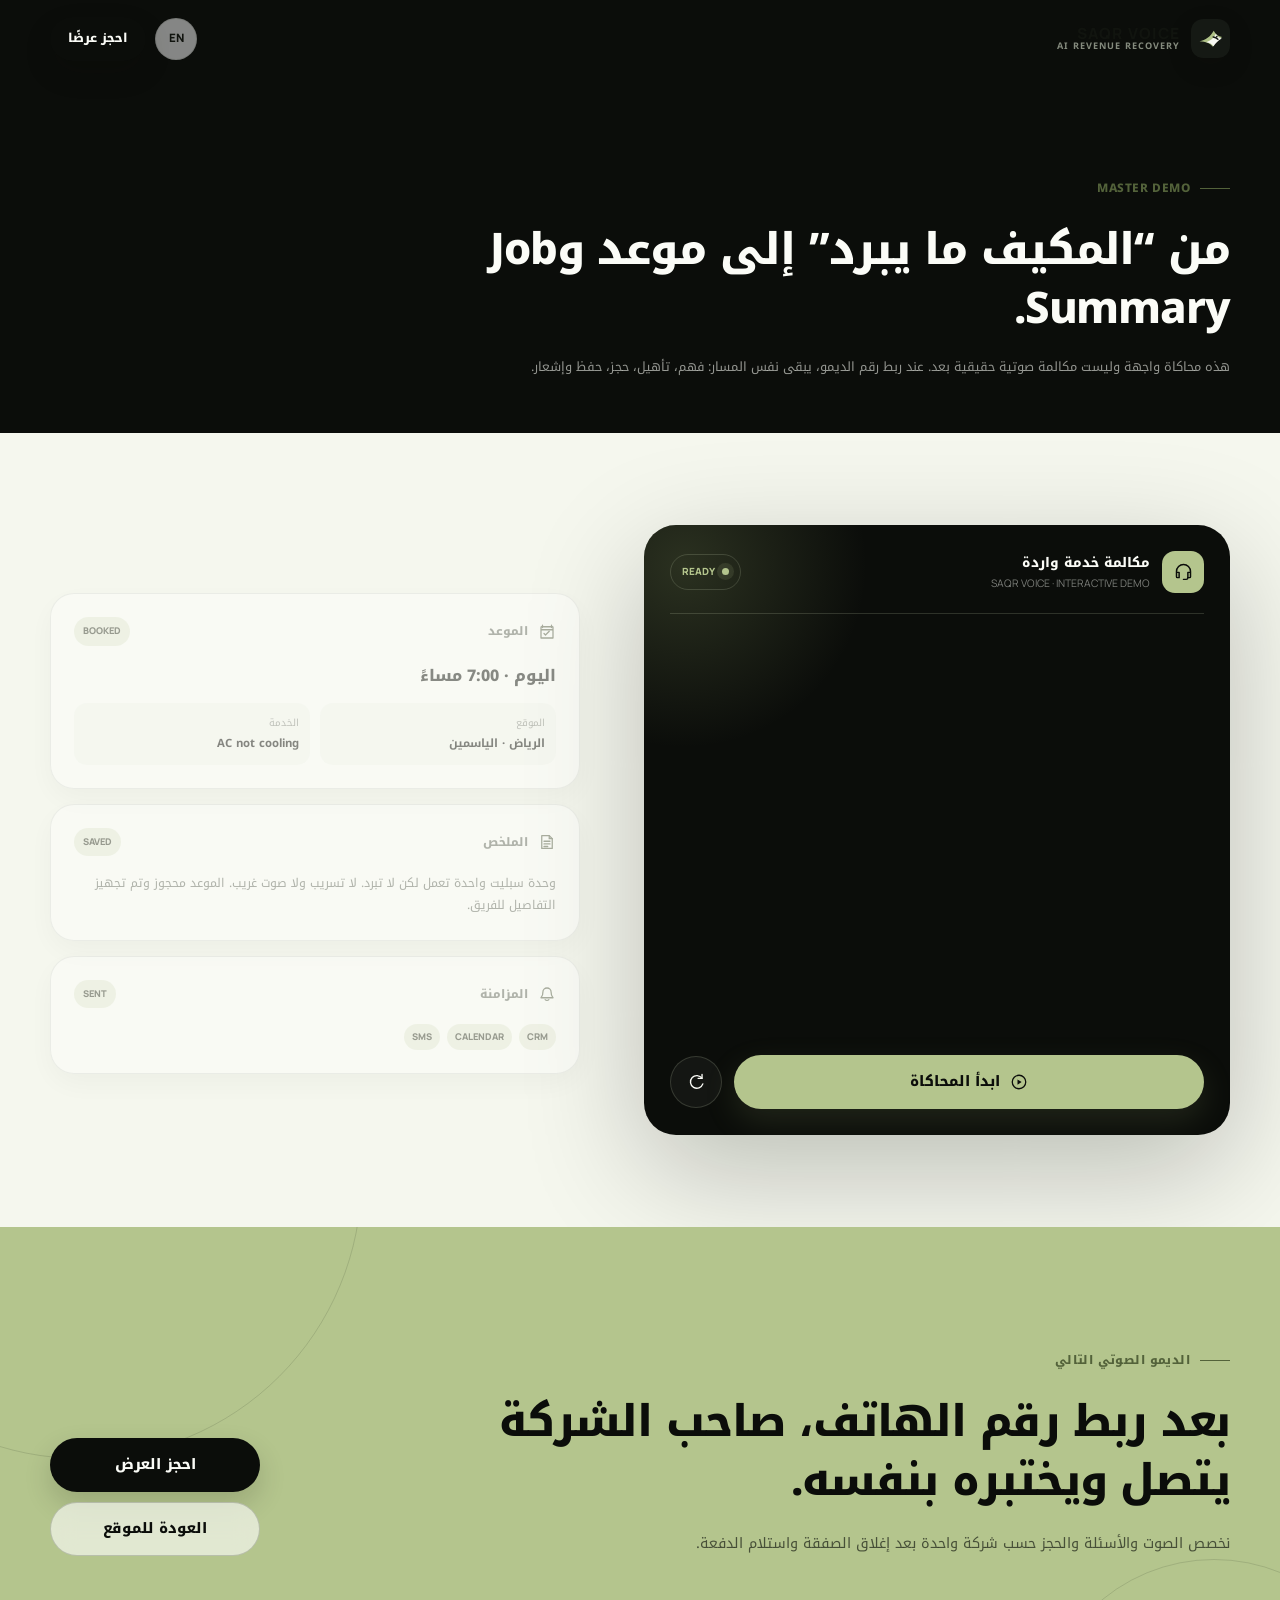
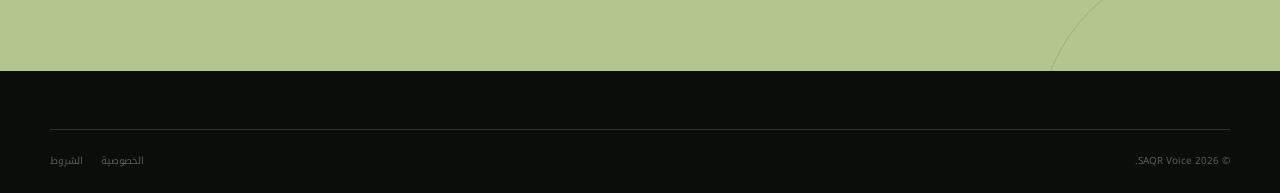
<file: demo.html>
<!doctype html>
<html lang="ar" dir="rtl">
<head>
  <meta charset="utf-8">
  <meta name="viewport" content="width=device-width, initial-scale=1">
  <title>الديمو التفاعلي | SAQR Voice</title>
  <meta name="description" content="محاكاة تفاعلية لمسار مكالمة HVAC من الرد إلى الحجز وتحديث CRM.">
  <meta name="theme-color" content="#0b0d0a">
  <link rel="icon" href="./assets/saqr-mark.svg" type="image/svg+xml">
  <link rel="stylesheet" href="./assets/site.css">
</head>
<body>
  <header class="site-header is-scrolled"><div class="container nav-wrap"><a class="brand" href="./"><img class="brand-mark" src="./assets/saqr-mark.svg" alt=""><span class="brand-copy"><span class="brand-name">SAQR VOICE</span><span class="brand-sub">AI REVENUE RECOVERY</span></span></a><div class="nav-actions"><a class="lang-link" href="./en.html#demo">EN</a><a class="btn btn-primary nav-cta js-book" href="#">احجز عرضًا</a></div></div></header>
  <main id="main">
    <section class="legal-hero"><div class="container"><span class="eyebrow">MASTER DEMO</span><h1 class="h2">من “المكيف ما يبرد” إلى موعد وJob Summary.</h1><p>هذه محاكاة واجهة وليست مكالمة صوتية حقيقية بعد. عند ربط رقم الديمو، يبقى نفس المسار: فهم، تأهيل، حجز، حفظ وإشعار.</p></div></section>
    <section class="section"><div class="container"><div class="demo-layout"><div class="demo-console"><div class="console-top"><div class="console-id"><span class="console-avatar"><svg aria-hidden="true"><use href="./assets/icons.svg#i-headset"/></svg></span><div><div class="console-name">مكالمة خدمة واردة</div><div class="console-sub">SAQR VOICE · INTERACTIVE DEMO</div></div></div><span class="live-badge">READY</span></div><div class="demo-messages" aria-live="polite"></div><div class="demo-controls"><button class="btn btn-olive" type="button" data-demo-start><svg aria-hidden="true"><use href="./assets/icons.svg#i-play"/></svg><span>ابدأ المحاكاة</span></button><button class="demo-reset" type="button" data-demo-reset aria-label="إعادة"><svg aria-hidden="true"><use href="./assets/icons.svg#i-refresh"/></svg></button></div></div><div class="demo-output" data-demo-output><article class="output-card"><div class="output-head"><div class="output-title"><svg aria-hidden="true"><use href="./assets/icons.svg#i-calendar"/></svg>الموعد</div><span class="output-status">BOOKED</span></div><div class="output-primary">اليوم · 7:00 مساءً</div><div class="output-meta"><div><span>الموقع</span><strong>الرياض · الياسمين</strong></div><div><span>الخدمة</span><strong>AC not cooling</strong></div></div></article><article class="output-card"><div class="output-head"><div class="output-title"><svg aria-hidden="true"><use href="./assets/icons.svg#i-transcript"/></svg>الملخص</div><span class="output-status">SAVED</span></div><p class="output-summary">وحدة سبليت واحدة تعمل لكن لا تبرد. لا تسريب ولا صوت غريب. الموعد محجوز وتم تجهيز التفاصيل للفريق.</p></article><article class="output-card"><div class="output-head"><div class="output-title"><svg aria-hidden="true"><use href="./assets/icons.svg#i-bell"/></svg>المزامنة</div><span class="output-status">SENT</span></div><div class="status-row"><span class="status-tag">CRM</span><span class="status-tag">CALENDAR</span><span class="status-tag">SMS</span></div></article></div></div></div></section>
    <section class="final-cta"><div class="container final-inner"><div><span class="eyebrow">الديمو الصوتي التالي</span><h2 class="h2">بعد ربط رقم الهاتف، صاحب الشركة يتصل ويختبره بنفسه.</h2><p class="final-copy">نخصص الصوت والأسئلة والحجز حسب شركة واحدة بعد إغلاق الصفقة واستلام الدفعة.</p></div><div class="final-actions"><a class="btn btn-primary js-book" href="#">احجز العرض</a><a class="btn btn-ghost" href="./">العودة للموقع</a></div></div></section>
  </main>
  <footer class="site-footer"><div class="container"><div class="footer-bottom"><span>© <span data-year></span> SAQR Voice.</span><div class="footer-legal"><a href="./privacy.html">الخصوصية</a><a href="./terms.html">الشروط</a></div></div></div></footer>
  <script src="./assets/site.js" defer></script>
</body>
</html>
</file>
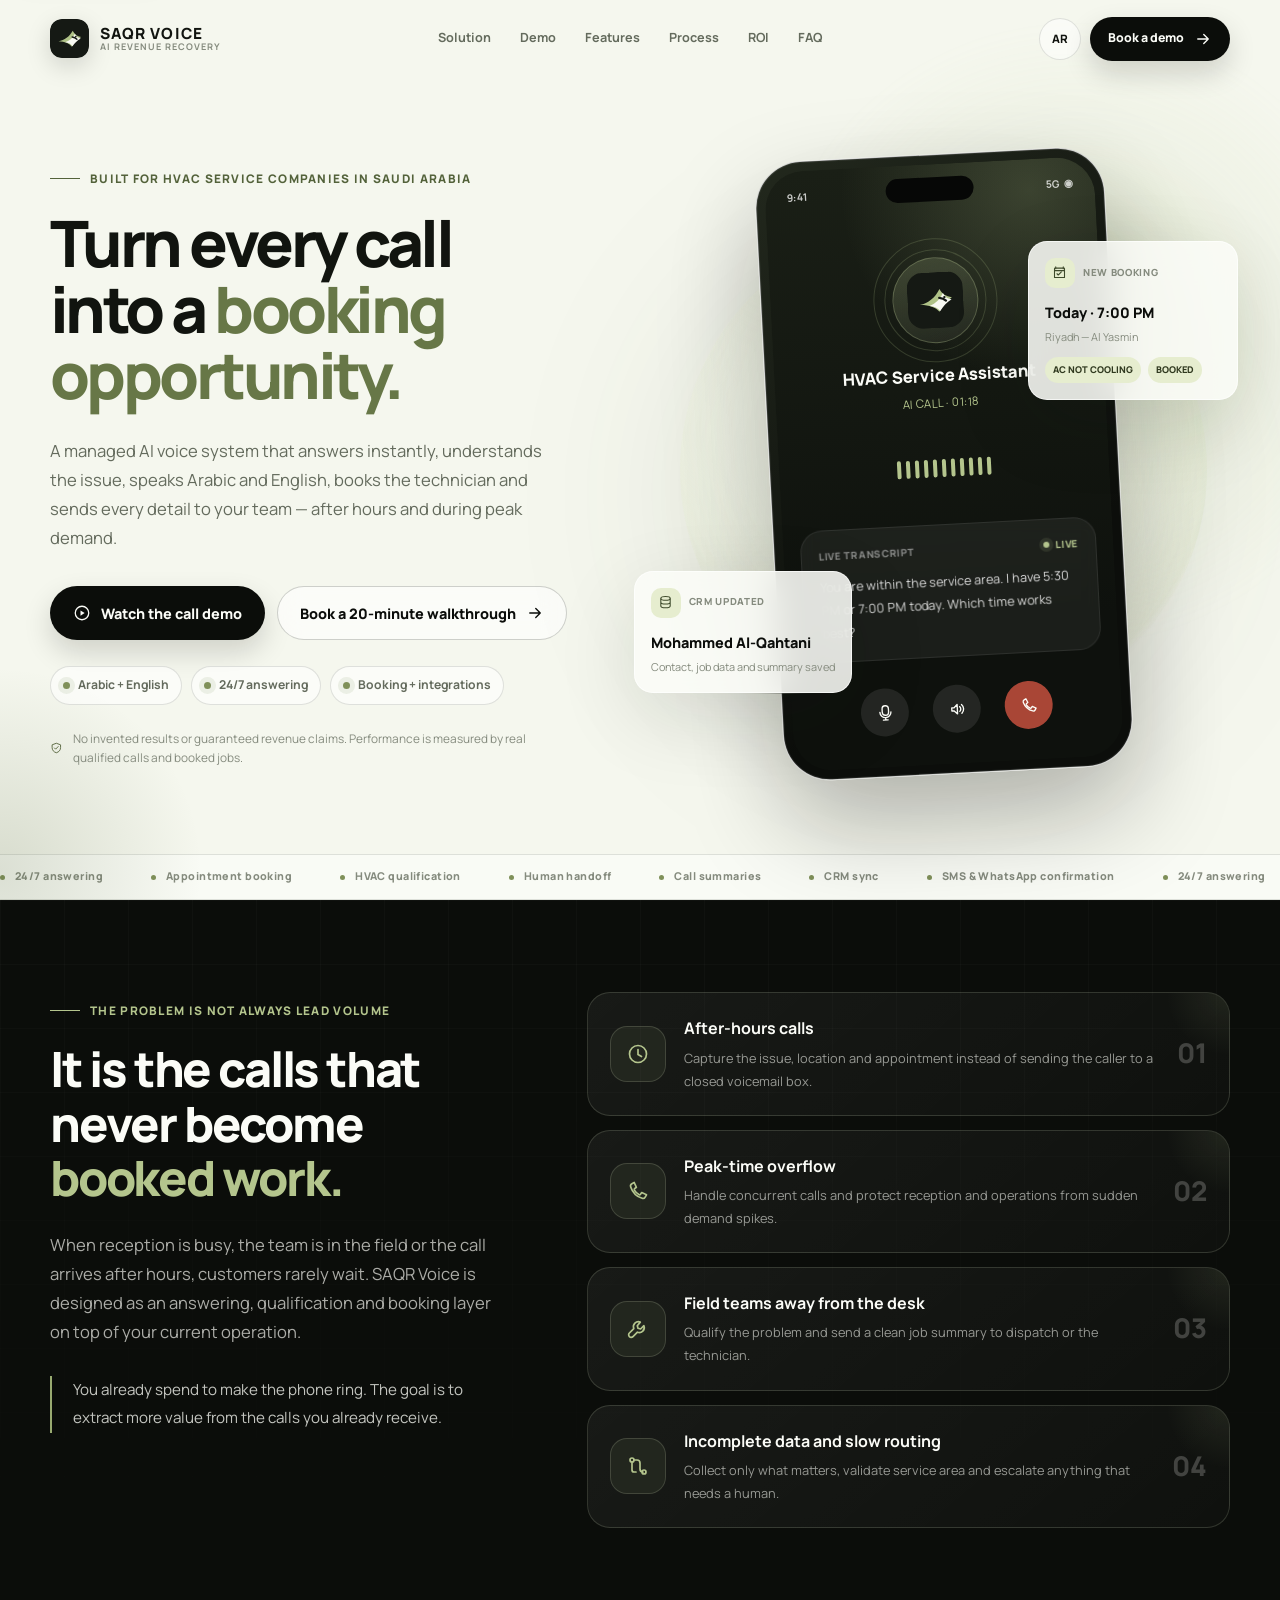
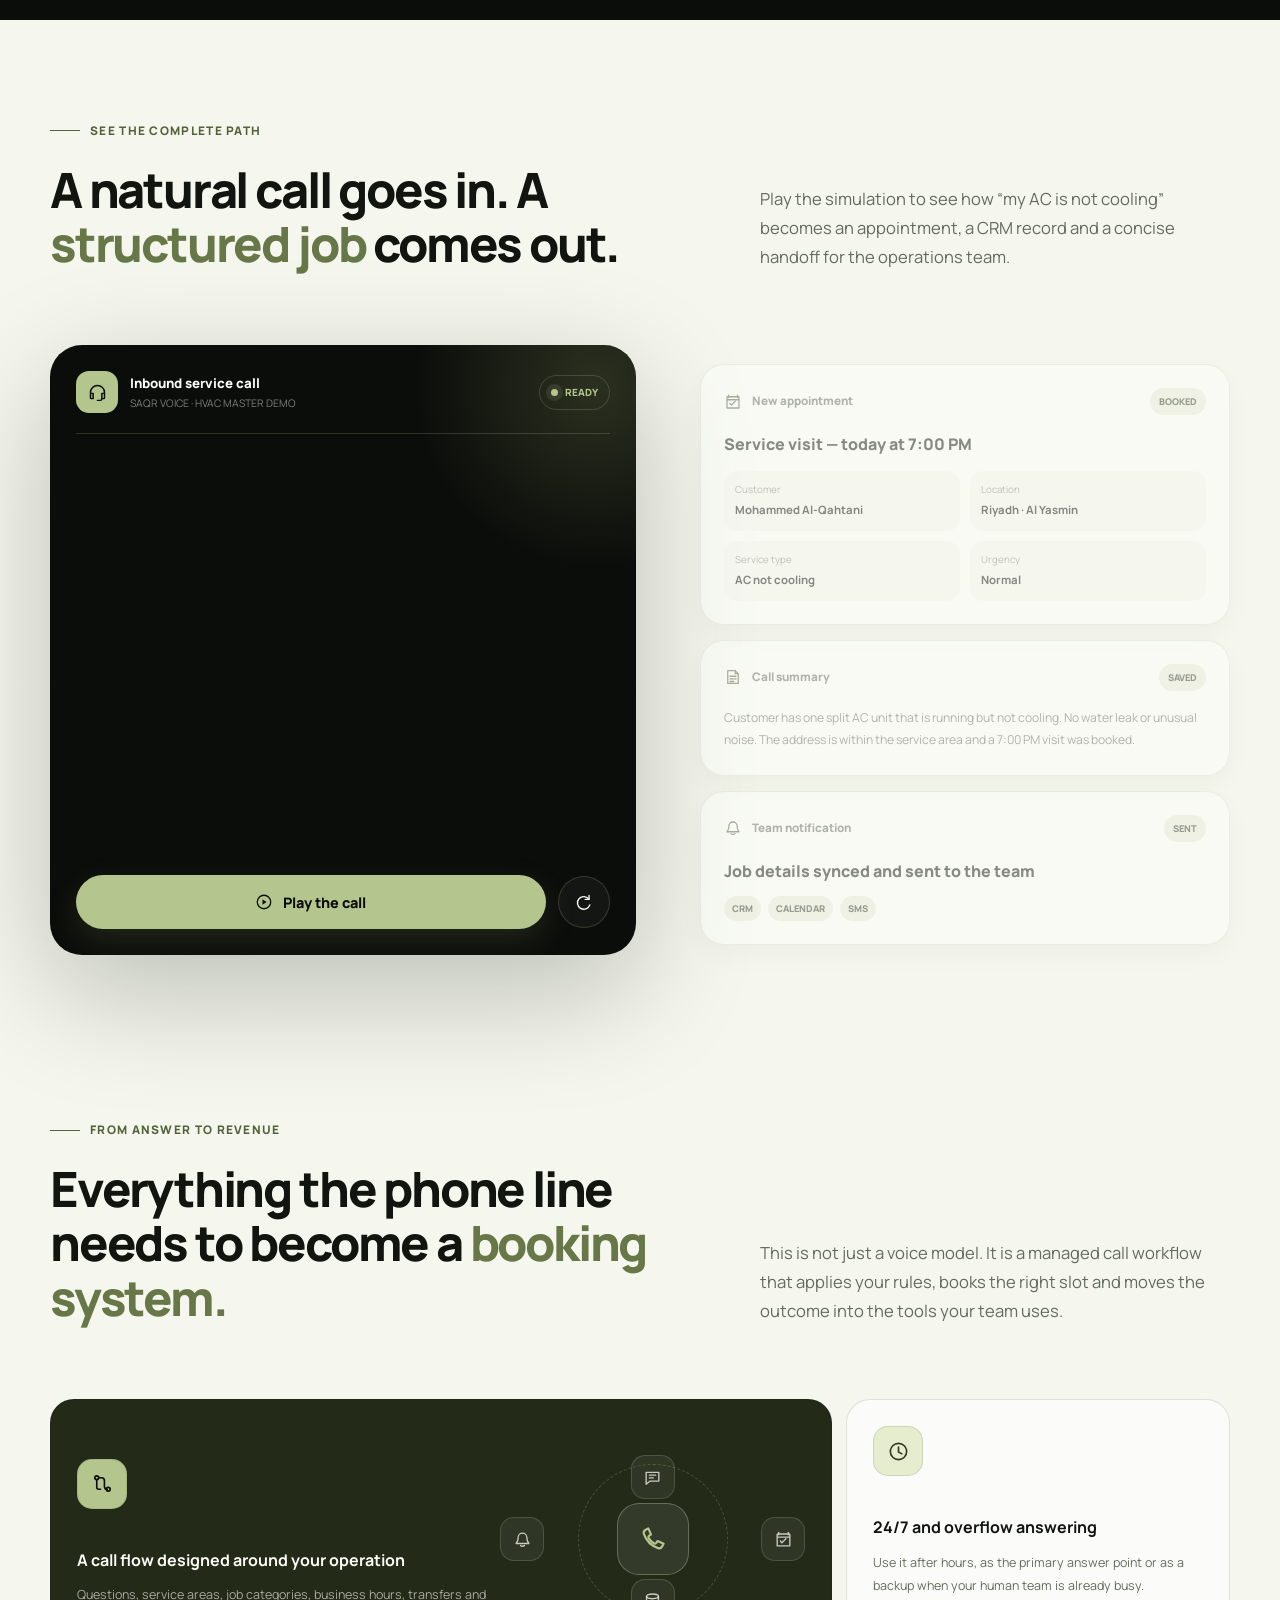
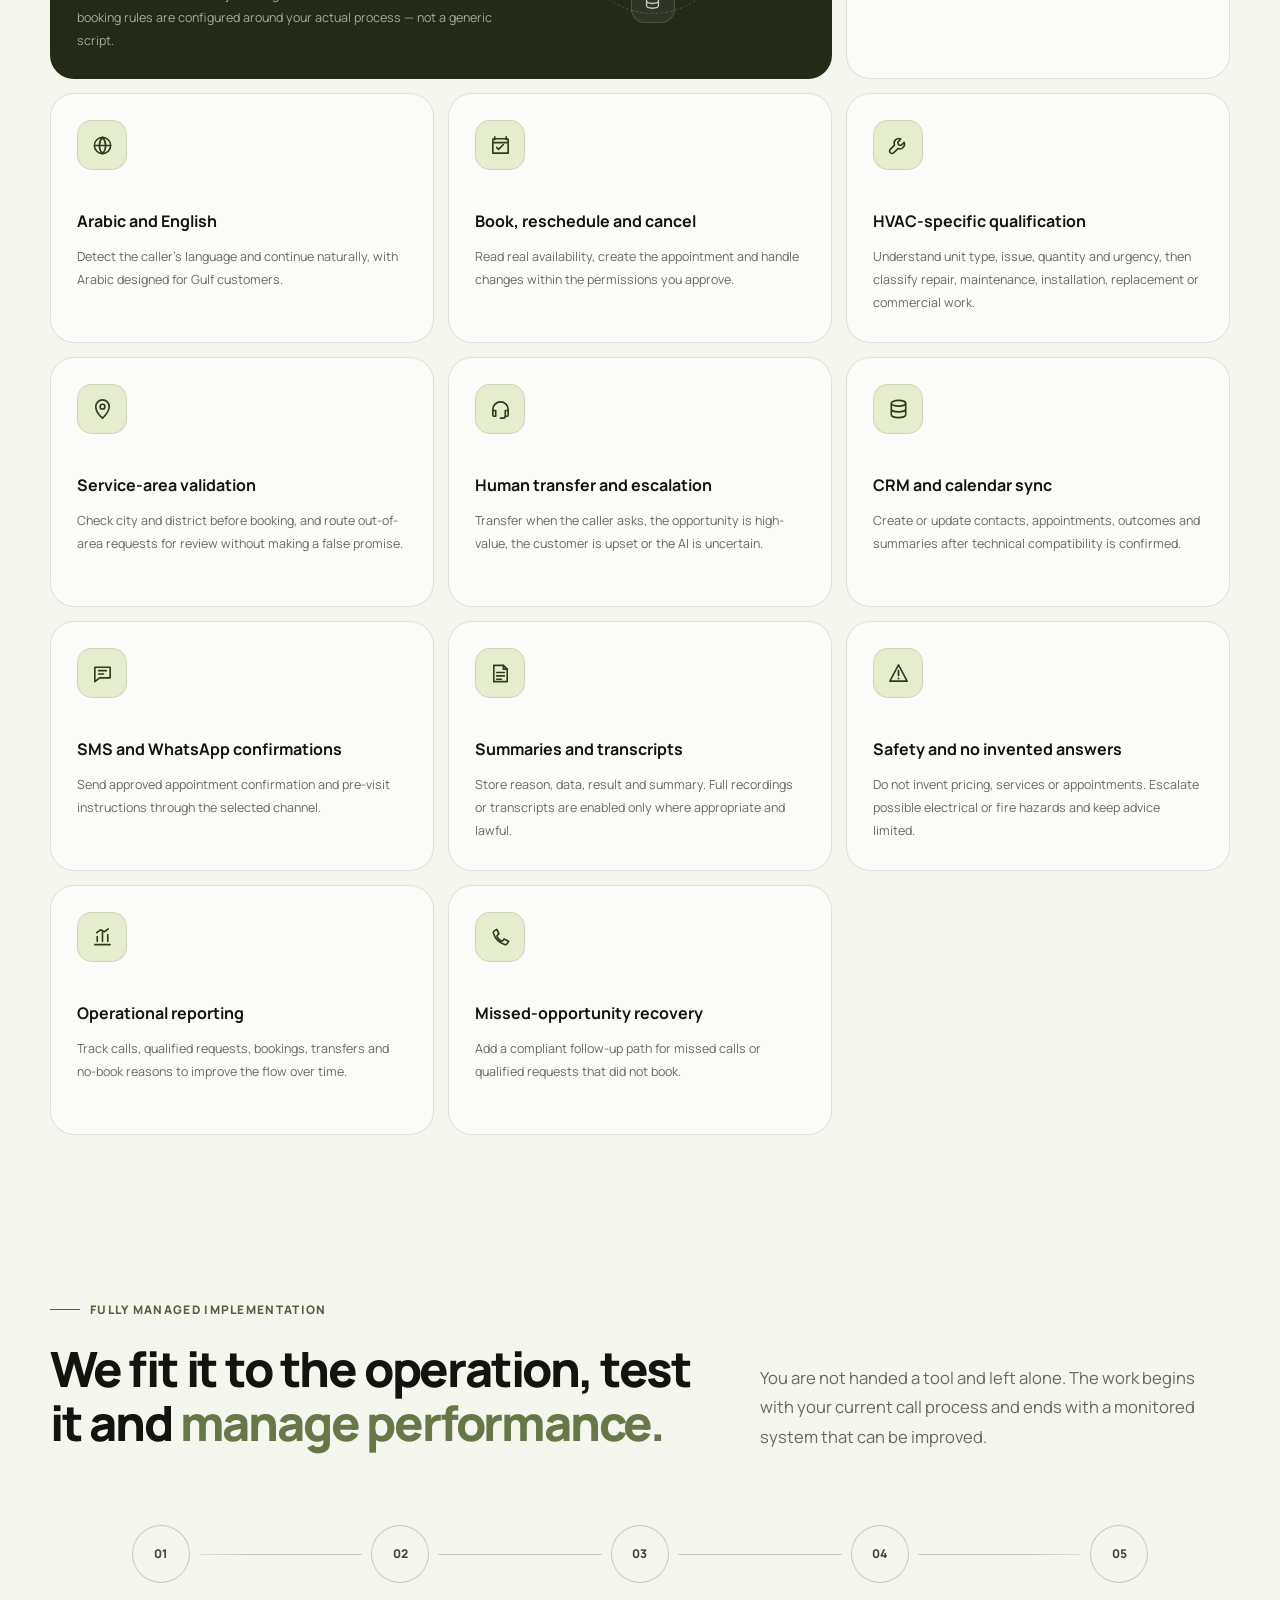
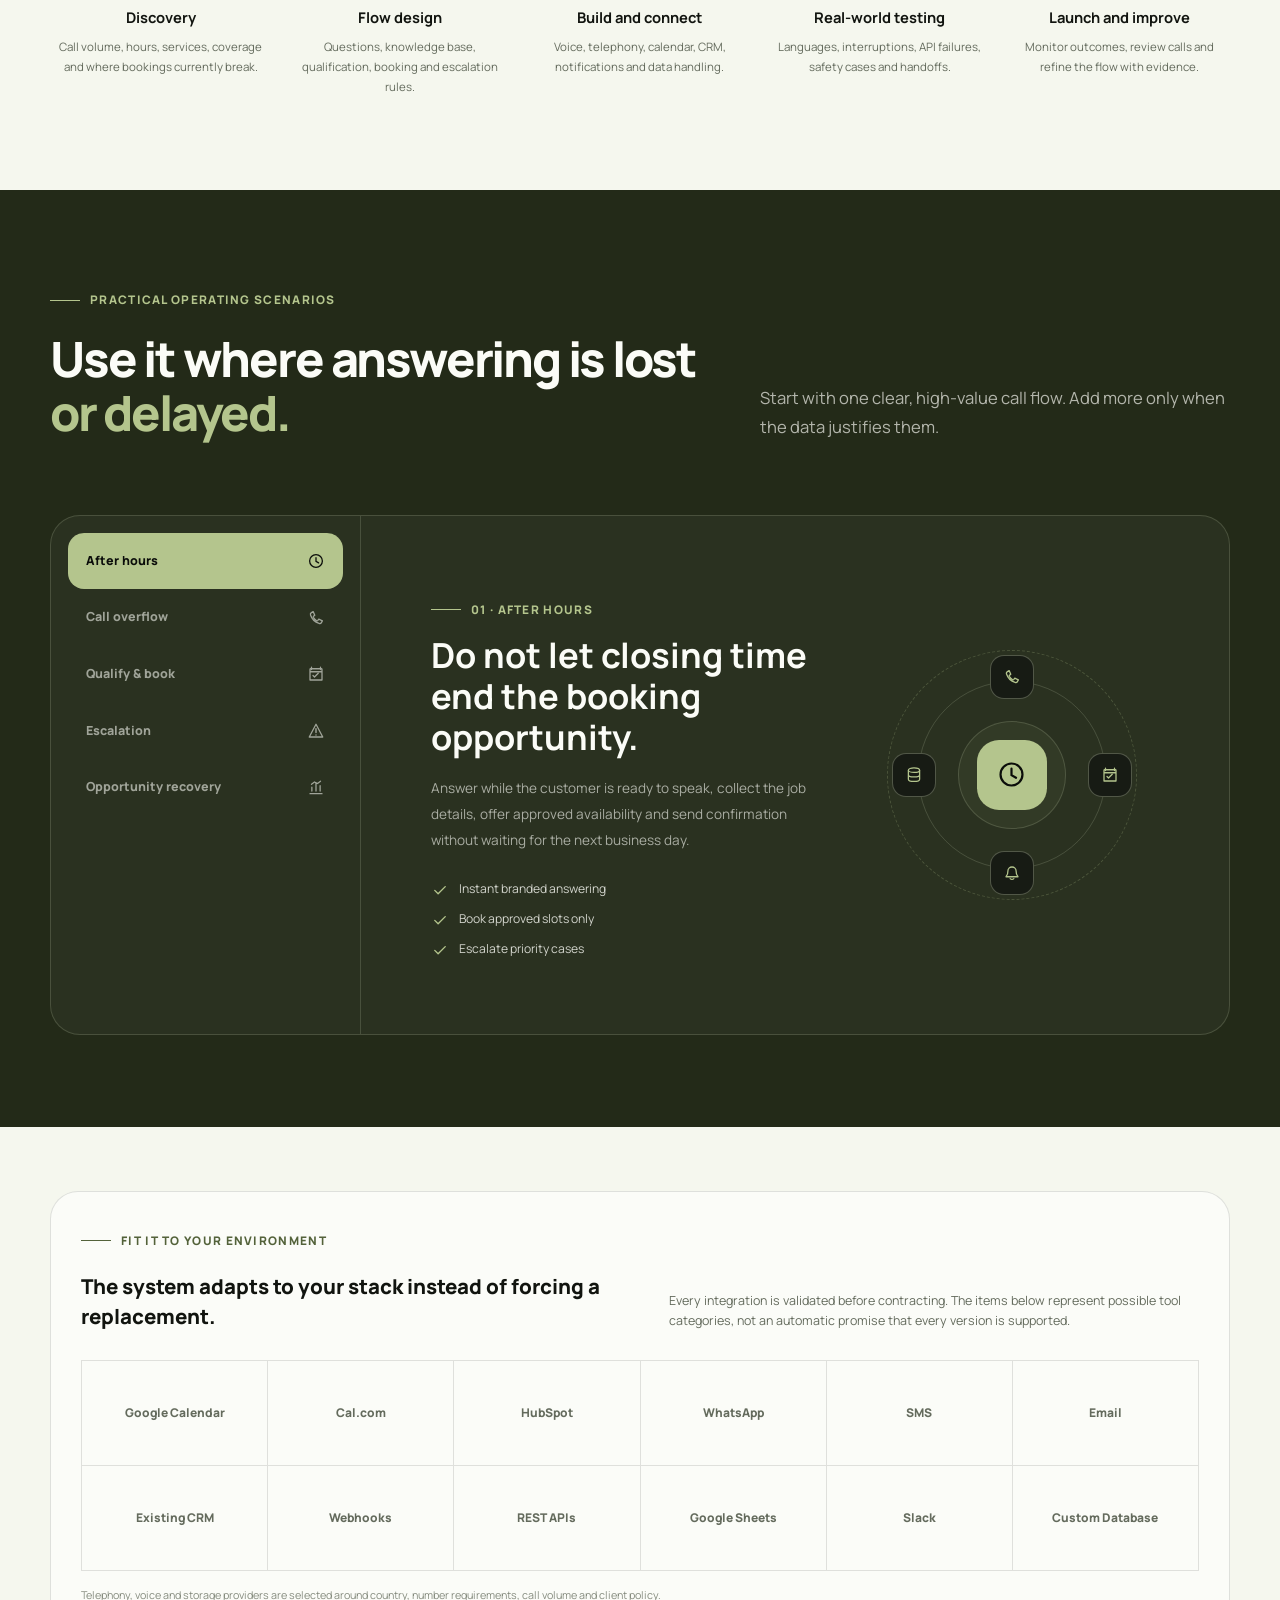
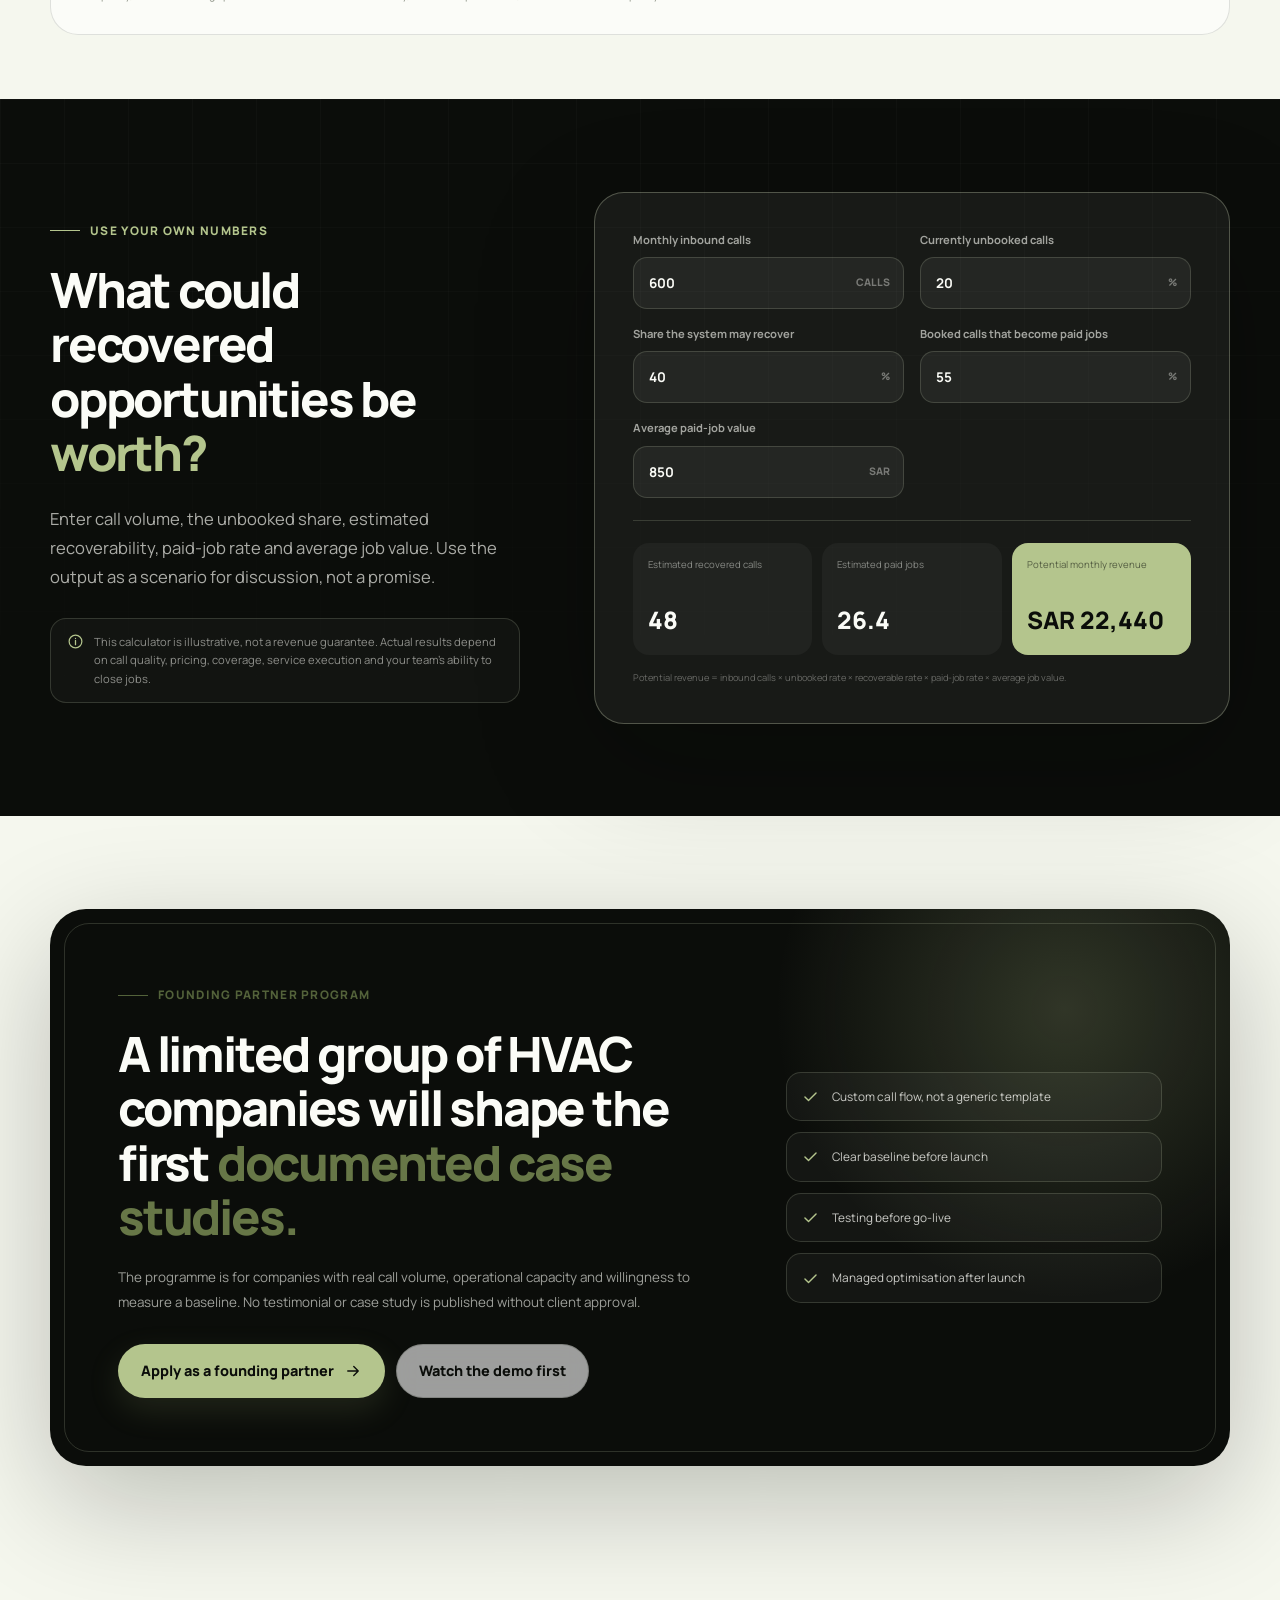
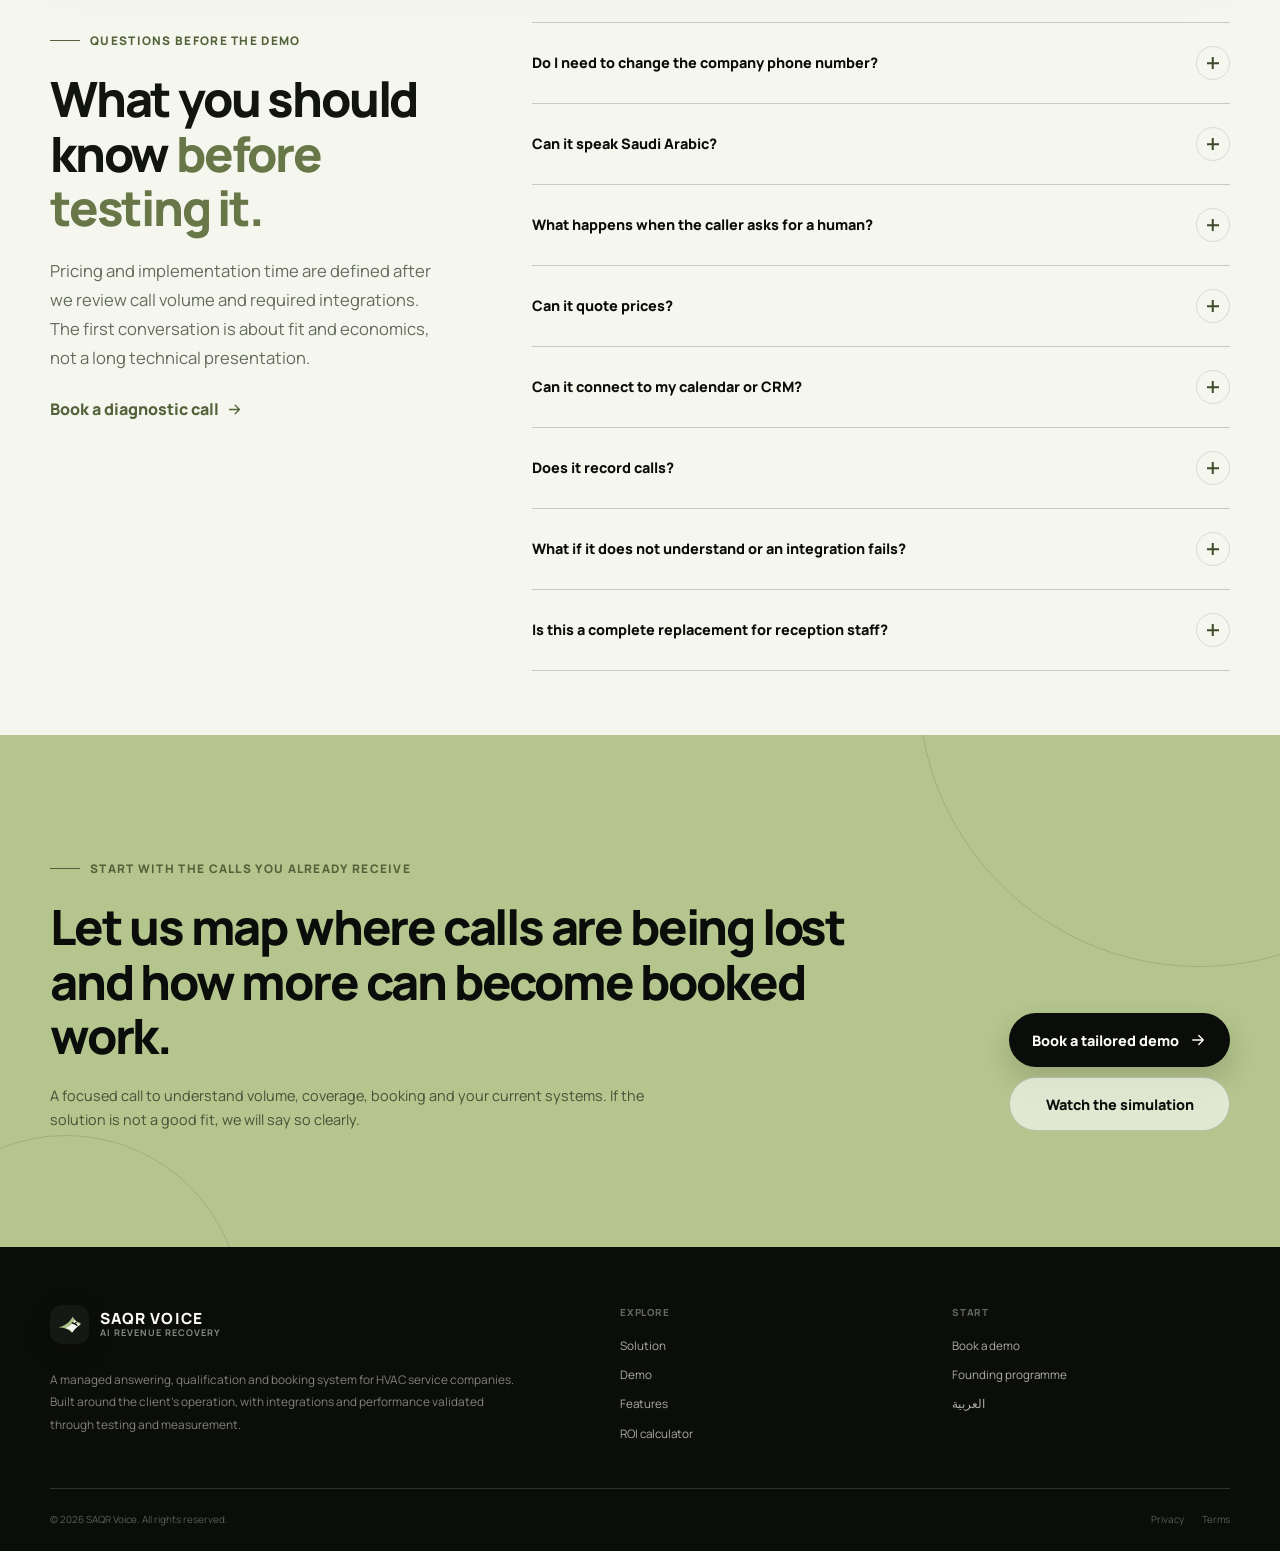
<file: en.html>
<!doctype html>
<html lang="en" dir="ltr">
<head>
  <meta charset="utf-8">
  <meta name="viewport" content="width=device-width, initial-scale=1, viewport-fit=cover">
  <title>SAQR Voice | AI Call & Booking System for HVAC Companies</title>
  <meta name="description" content="A managed AI voice system for HVAC and air-conditioning service companies in Saudi Arabia. It answers 24/7, speaks Arabic and English, qualifies callers, books jobs and syncs the details with your operation.">
  <meta name="theme-color" content="#0b0d0a">
  <meta name="color-scheme" content="light">
  <link rel="canonical" href="./en.html">
  <link rel="alternate" hreflang="ar" href="./">
  <link rel="alternate" hreflang="en" href="./en.html">
  <link rel="icon" href="./assets/saqr-mark.svg" type="image/svg+xml">
  <meta property="og:type" content="website">
  <meta property="og:site_name" content="SAQR Voice">
  <meta property="og:title" content="SAQR Voice | AI Call & Booking System for HVAC Companies">
  <meta property="og:description" content="Turn more inbound calls into qualified, booked HVAC jobs — in Arabic and English, around the clock.">
  <meta property="og:locale" content="en_SA">
  <meta name="twitter:card" content="summary">
  <script type="application/ld+json">
  {
    "@context": "https://schema.org",
    "@type": "Service",
    "name": "SAQR Voice AI Receptionist",
    "serviceType": "AI call answering, qualification and appointment booking for HVAC service companies",
    "areaServed": {"@type":"Country","name":"Saudi Arabia"},
    "audience": {"@type":"BusinessAudience","audienceType":"HVAC, air-conditioning and maintenance companies"}
  }
  </script>
  <link rel="stylesheet" href="./assets/site.css">
</head>
<body>
  <a class="skip-link" href="#main">Skip to content</a>

  <header class="site-header">
    <div class="container nav-wrap">
      <a class="brand" href="#top" aria-label="SAQR Voice home">
        <img class="brand-mark" src="./assets/saqr-mark.svg" alt="">
        <span class="brand-copy"><span class="brand-name">SAQR VOICE</span><span class="brand-sub">AI REVENUE RECOVERY</span></span>
      </a>
      <nav class="nav-links" aria-label="Main navigation">
        <a href="#solution">Solution</a><a href="#demo">Demo</a><a href="#features">Features</a><a href="#process">Process</a><a href="#roi">ROI</a><a href="#faq">FAQ</a>
      </nav>
      <div class="nav-actions">
        <a class="lang-link" href="./" aria-label="عرض النسخة العربية">AR</a>
        <a class="btn btn-primary nav-cta js-book" href="#contact">Book a demo <svg aria-hidden="true"><use href="./assets/icons.svg#i-arrow"/></svg></a>
        <button class="menu-toggle" type="button" aria-expanded="false" aria-controls="mobile-menu" aria-label="Open menu"><svg aria-hidden="true"><use href="./assets/icons.svg#i-menu"/></svg></button>
      </div>
    </div>
  </header>

  <nav class="mobile-menu" id="mobile-menu" aria-label="Mobile menu">
    <a href="#solution">Solution <svg width="17" height="17" aria-hidden="true"><use href="./assets/icons.svg#i-arrow"/></svg></a>
    <a href="#demo">Demo <svg width="17" height="17" aria-hidden="true"><use href="./assets/icons.svg#i-arrow"/></svg></a>
    <a href="#features">Features <svg width="17" height="17" aria-hidden="true"><use href="./assets/icons.svg#i-arrow"/></svg></a>
    <a href="#roi">ROI calculator <svg width="17" height="17" aria-hidden="true"><use href="./assets/icons.svg#i-arrow"/></svg></a>
    <a href="#faq">FAQ <svg width="17" height="17" aria-hidden="true"><use href="./assets/icons.svg#i-arrow"/></svg></a>
    <a class="js-book" href="#contact">Book a tailored demo</a>
  </nav>

  <main id="main">
    <section class="hero" id="top">
      <div class="container hero-grid">
        <div class="hero-copy reveal">
          <span class="eyebrow">Built for HVAC service companies in Saudi Arabia</span>
          <h1 class="display">Turn every call into a <span class="accent">booking opportunity.</span></h1>
          <p class="lead">A managed AI voice system that answers instantly, understands the issue, speaks Arabic and English, books the technician and sends every detail to your team — after hours and during peak demand.</p>
          <div class="hero-actions">
            <a class="btn btn-primary" href="#demo"><svg aria-hidden="true"><use href="./assets/icons.svg#i-play"/></svg>Watch the call demo</a>
            <a class="btn btn-ghost js-book" href="#contact">Book a 20-minute walkthrough <svg aria-hidden="true"><use href="./assets/icons.svg#i-arrow"/></svg></a>
          </div>
          <div class="hero-meta" aria-label="Core capabilities"><span class="pill"><span class="pill-dot"></span>Arabic + English</span><span class="pill"><span class="pill-dot"></span>24/7 answering</span><span class="pill"><span class="pill-dot"></span>Booking + integrations</span></div>
          <p class="hero-note"><svg aria-hidden="true"><use href="./assets/icons.svg#i-shield"/></svg> No invented results or guaranteed revenue claims. Performance is measured by real qualified calls and booked jobs.</p>
        </div>

        <div class="hero-stage reveal reveal-delay-1" aria-label="Illustration of a live AI-assisted HVAC call">
          <div class="phone-shell"><div class="phone-screen"><div class="phone-island"></div><div class="phone-status"><span>9:41</span><span>5G&nbsp; ◉</span></div><div class="call-head"><div class="call-avatar"><img src="./assets/saqr-mark.svg" alt=""></div><div class="call-name">HVAC Service Assistant</div><div class="call-state">AI CALL · 01:18</div></div><div class="wave" aria-hidden="true"><span></span><span></span><span></span><span></span><span></span><span></span><span></span><span></span><span></span><span></span><span></span></div><div class="call-transcript"><div class="transcript-label"><span>LIVE TRANSCRIPT</span><span class="transcript-live">LIVE</span></div><p class="transcript-text">You are within the service area. I have 5:30 PM or 7:00 PM today. Which time works best?</p></div><div class="call-controls" aria-hidden="true"><span class="call-control"><svg><use href="./assets/icons.svg#i-mic"/></svg></span><span class="call-control"><svg><use href="./assets/icons.svg#i-volume"/></svg></span><span class="call-control end"><svg><use href="./assets/icons.svg#i-phone"/></svg></span></div></div></div>
          <article class="floating-card top"><div class="float-kicker"><span class="float-icon"><svg aria-hidden="true"><use href="./assets/icons.svg#i-calendar"/></svg></span>NEW BOOKING</div><div class="float-value">Today · 7:00 PM</div><div class="float-meta">Riyadh — Al Yasmin</div><div class="status-row"><span class="status-tag">AC NOT COOLING</span><span class="status-tag">BOOKED</span></div></article>
          <article class="floating-card bottom"><div class="float-kicker"><span class="float-icon"><svg aria-hidden="true"><use href="./assets/icons.svg#i-database"/></svg></span>CRM UPDATED</div><div class="float-value">Mohammed Al-Qahtani</div><div class="float-meta">Contact, job data and summary saved</div></article>
        </div>
      </div>
      <div class="hero-marquee" aria-hidden="true"><div class="marquee-track"><span class="marquee-item">24/7 answering</span><span class="marquee-item">Appointment booking</span><span class="marquee-item">HVAC qualification</span><span class="marquee-item">Human handoff</span><span class="marquee-item">Call summaries</span><span class="marquee-item">CRM sync</span><span class="marquee-item">SMS & WhatsApp confirmation</span><span class="marquee-item">24/7 answering</span><span class="marquee-item">Appointment booking</span><span class="marquee-item">HVAC qualification</span><span class="marquee-item">Human handoff</span><span class="marquee-item">Call summaries</span><span class="marquee-item">CRM sync</span><span class="marquee-item">SMS & WhatsApp confirmation</span></div></div>
    </section>

    <section class="section section-dark" id="solution">
      <div class="grid-pattern"></div>
      <div class="container problem-grid">
        <div class="problem-sticky reveal"><span class="eyebrow">The problem is not always lead volume</span><h2 class="h2">It is the calls that never become <span class="accent">booked work.</span></h2><p class="lead">When reception is busy, the team is in the field or the call arrives after hours, customers rarely wait. SAQR Voice is designed as an answering, qualification and booking layer on top of your current operation.</p><blockquote class="problem-quote">You already spend to make the phone ring. The goal is to extract more value from the calls you already receive.</blockquote></div>
        <div class="problem-list">
          <article class="problem-card reveal"><div class="problem-icon"><svg aria-hidden="true"><use href="./assets/icons.svg#i-clock"/></svg></div><div class="problem-copy"><h3>After-hours calls</h3><p>Capture the issue, location and appointment instead of sending the caller to a closed voicemail box.</p></div><span class="problem-number">01</span></article>
          <article class="problem-card reveal reveal-delay-1"><div class="problem-icon"><svg aria-hidden="true"><use href="./assets/icons.svg#i-phone"/></svg></div><div class="problem-copy"><h3>Peak-time overflow</h3><p>Handle concurrent calls and protect reception and operations from sudden demand spikes.</p></div><span class="problem-number">02</span></article>
          <article class="problem-card reveal reveal-delay-2"><div class="problem-icon"><svg aria-hidden="true"><use href="./assets/icons.svg#i-wrench"/></svg></div><div class="problem-copy"><h3>Field teams away from the desk</h3><p>Qualify the problem and send a clean job summary to dispatch or the technician.</p></div><span class="problem-number">03</span></article>
          <article class="problem-card reveal reveal-delay-3"><div class="problem-icon"><svg aria-hidden="true"><use href="./assets/icons.svg#i-route"/></svg></div><div class="problem-copy"><h3>Incomplete data and slow routing</h3><p>Collect only what matters, validate service area and escalate anything that needs a human.</p></div><span class="problem-number">04</span></article>
        </div>
      </div>
    </section>

    <section class="section" id="demo">
      <div class="container">
        <div class="section-head"><div class="reveal"><span class="eyebrow">See the complete path</span><h2 class="h2">A natural call goes in. A <span class="accent">structured job</span> comes out.</h2></div><p class="lead reveal reveal-delay-1">Play the simulation to see how “my AC is not cooling” becomes an appointment, a CRM record and a concise handoff for the operations team.</p></div>
        <div class="demo-layout">
          <div class="demo-console reveal"><div class="console-top"><div class="console-id"><span class="console-avatar"><svg aria-hidden="true"><use href="./assets/icons.svg#i-headset"/></svg></span><div><div class="console-name">Inbound service call</div><div class="console-sub">SAQR VOICE · HVAC MASTER DEMO</div></div></div><span class="live-badge">READY</span></div><div class="demo-messages" aria-live="polite"></div><div class="demo-controls"><button class="btn btn-olive" type="button" data-demo-start><svg aria-hidden="true"><use href="./assets/icons.svg#i-play"/></svg><span>Play the call</span></button><button class="demo-reset" type="button" data-demo-reset aria-label="Reset demo"><svg aria-hidden="true"><use href="./assets/icons.svg#i-refresh"/></svg></button></div></div>
          <div class="demo-output reveal reveal-delay-1" data-demo-output>
            <article class="output-card"><div class="output-head"><div class="output-title"><svg aria-hidden="true"><use href="./assets/icons.svg#i-calendar"/></svg>New appointment</div><span class="output-status">BOOKED</span></div><div class="output-primary">Service visit — today at 7:00 PM</div><div class="output-meta"><div><span>Customer</span><strong>Mohammed Al-Qahtani</strong></div><div><span>Location</span><strong>Riyadh · Al Yasmin</strong></div><div><span>Service type</span><strong>AC not cooling</strong></div><div><span>Urgency</span><strong>Normal</strong></div></div></article>
            <article class="output-card"><div class="output-head"><div class="output-title"><svg aria-hidden="true"><use href="./assets/icons.svg#i-transcript"/></svg>Call summary</div><span class="output-status">SAVED</span></div><p class="output-summary">Customer has one split AC unit that is running but not cooling. No water leak or unusual noise. The address is within the service area and a 7:00 PM visit was booked.</p></article>
            <article class="output-card"><div class="output-head"><div class="output-title"><svg aria-hidden="true"><use href="./assets/icons.svg#i-bell"/></svg>Team notification</div><span class="output-status">SENT</span></div><div class="output-primary">Job details synced and sent to the team</div><div class="status-row"><span class="status-tag">CRM</span><span class="status-tag">CALENDAR</span><span class="status-tag">SMS</span></div></article>
          </div>
        </div>
      </div>
    </section>

    <section class="section section-sm" id="features">
      <div class="container">
        <div class="section-head"><div class="reveal"><span class="eyebrow">From answer to revenue</span><h2 class="h2">Everything the phone line needs to become a <span class="accent">booking system.</span></h2></div><p class="lead reveal reveal-delay-1">This is not just a voice model. It is a managed call workflow that applies your rules, books the right slot and moves the outcome into the tools your team uses.</p></div>
        <div class="feature-grid">
          <article class="feature-card featured reveal"><div><div class="feature-icon"><svg aria-hidden="true"><use href="./assets/icons.svg#i-route"/></svg></div><h3>A call flow designed around your operation</h3><p>Questions, service areas, job categories, business hours, transfers and booking rules are configured around your actual process — not a generic script.</p></div><div class="feature-visual" aria-hidden="true"><div class="mini-flow"><span class="flow-ring"></span><span class="flow-center"><svg><use href="./assets/icons.svg#i-phone"/></svg></span><span class="flow-node one"><svg><use href="./assets/icons.svg#i-message"/></svg></span><span class="flow-node two"><svg><use href="./assets/icons.svg#i-calendar"/></svg></span><span class="flow-node three"><svg><use href="./assets/icons.svg#i-database"/></svg></span><span class="flow-node four"><svg><use href="./assets/icons.svg#i-bell"/></svg></span></div></div></article>
          <article class="feature-card reveal reveal-delay-1"><div class="feature-icon"><svg aria-hidden="true"><use href="./assets/icons.svg#i-clock"/></svg></div><h3>24/7 and overflow answering</h3><p>Use it after hours, as the primary answer point or as a backup when your human team is already busy.</p></article>
          <article class="feature-card reveal"><div class="feature-icon"><svg aria-hidden="true"><use href="./assets/icons.svg#i-globe"/></svg></div><h3>Arabic and English</h3><p>Detect the caller’s language and continue naturally, with Arabic designed for Gulf customers.</p></article>
          <article class="feature-card reveal reveal-delay-1"><div class="feature-icon"><svg aria-hidden="true"><use href="./assets/icons.svg#i-calendar"/></svg></div><h3>Book, reschedule and cancel</h3><p>Read real availability, create the appointment and handle changes within the permissions you approve.</p></article>
          <article class="feature-card reveal reveal-delay-2"><div class="feature-icon"><svg aria-hidden="true"><use href="./assets/icons.svg#i-wrench"/></svg></div><h3>HVAC-specific qualification</h3><p>Understand unit type, issue, quantity and urgency, then classify repair, maintenance, installation, replacement or commercial work.</p></article>
          <article class="feature-card reveal"><div class="feature-icon"><svg aria-hidden="true"><use href="./assets/icons.svg#i-map"/></svg></div><h3>Service-area validation</h3><p>Check city and district before booking, and route out-of-area requests for review without making a false promise.</p></article>
          <article class="feature-card reveal reveal-delay-1"><div class="feature-icon"><svg aria-hidden="true"><use href="./assets/icons.svg#i-headset"/></svg></div><h3>Human transfer and escalation</h3><p>Transfer when the caller asks, the opportunity is high-value, the customer is upset or the AI is uncertain.</p></article>
          <article class="feature-card reveal reveal-delay-2"><div class="feature-icon"><svg aria-hidden="true"><use href="./assets/icons.svg#i-database"/></svg></div><h3>CRM and calendar sync</h3><p>Create or update contacts, appointments, outcomes and summaries after technical compatibility is confirmed.</p></article>
          <article class="feature-card reveal"><div class="feature-icon"><svg aria-hidden="true"><use href="./assets/icons.svg#i-message"/></svg></div><h3>SMS and WhatsApp confirmations</h3><p>Send approved appointment confirmation and pre-visit instructions through the selected channel.</p></article>
          <article class="feature-card reveal reveal-delay-1"><div class="feature-icon"><svg aria-hidden="true"><use href="./assets/icons.svg#i-transcript"/></svg></div><h3>Summaries and transcripts</h3><p>Store reason, data, result and summary. Full recordings or transcripts are enabled only where appropriate and lawful.</p></article>
          <article class="feature-card reveal reveal-delay-2"><div class="feature-icon"><svg aria-hidden="true"><use href="./assets/icons.svg#i-alert"/></svg></div><h3>Safety and no invented answers</h3><p>Do not invent pricing, services or appointments. Escalate possible electrical or fire hazards and keep advice limited.</p></article>
          <article class="feature-card reveal"><div class="feature-icon"><svg aria-hidden="true"><use href="./assets/icons.svg#i-chart"/></svg></div><h3>Operational reporting</h3><p>Track calls, qualified requests, bookings, transfers and no-book reasons to improve the flow over time.</p></article>
          <article class="feature-card reveal reveal-delay-1"><div class="feature-icon"><svg aria-hidden="true"><use href="./assets/icons.svg#i-phone"/></svg></div><h3>Missed-opportunity recovery</h3><p>Add a compliant follow-up path for missed calls or qualified requests that did not book.</p></article>
        </div>
      </div>
    </section>

    <section class="section" id="process">
      <div class="container">
        <div class="section-head"><div class="reveal"><span class="eyebrow">Fully managed implementation</span><h2 class="h2">We fit it to the operation, test it and <span class="accent">manage performance.</span></h2></div><p class="lead reveal reveal-delay-1">You are not handed a tool and left alone. The work begins with your current call process and ends with a monitored system that can be improved.</p></div>
        <div class="workflow-wrap"><div class="workflow-line"></div><div class="workflow-grid">
          <article class="workflow-step reveal"><span class="step-index">01</span><div><h3>Discovery</h3><p>Call volume, hours, services, coverage and where bookings currently break.</p></div></article>
          <article class="workflow-step reveal reveal-delay-1"><span class="step-index">02</span><div><h3>Flow design</h3><p>Questions, knowledge base, qualification, booking and escalation rules.</p></div></article>
          <article class="workflow-step reveal reveal-delay-2"><span class="step-index">03</span><div><h3>Build and connect</h3><p>Voice, telephony, calendar, CRM, notifications and data handling.</p></div></article>
          <article class="workflow-step reveal"><span class="step-index">04</span><div><h3>Real-world testing</h3><p>Languages, interruptions, API failures, safety cases and handoffs.</p></div></article>
          <article class="workflow-step reveal reveal-delay-1"><span class="step-index">05</span><div><h3>Launch and improve</h3><p>Monitor outcomes, review calls and refine the flow with evidence.</p></div></article>
        </div></div>
      </div>
    </section>

    <section class="section section-olive" id="use-cases">
      <div class="container">
        <div class="section-head"><div class="reveal"><span class="eyebrow">Practical operating scenarios</span><h2 class="h2">Use it where answering is lost <span class="accent">or delayed.</span></h2></div><p class="lead reveal reveal-delay-1">Start with one clear, high-value call flow. Add more only when the data justifies them.</p></div>
        <div class="use-case-shell reveal">
          <div class="use-tabs" role="tablist" aria-label="Use cases">
            <button class="use-tab" role="tab" aria-selected="true" aria-controls="use-afterhours" id="tab-afterhours"><span>After hours</span><svg aria-hidden="true"><use href="./assets/icons.svg#i-clock"/></svg></button>
            <button class="use-tab" role="tab" aria-selected="false" aria-controls="use-overflow" id="tab-overflow"><span>Call overflow</span><svg aria-hidden="true"><use href="./assets/icons.svg#i-phone"/></svg></button>
            <button class="use-tab" role="tab" aria-selected="false" aria-controls="use-booking" id="tab-booking"><span>Qualify & book</span><svg aria-hidden="true"><use href="./assets/icons.svg#i-calendar"/></svg></button>
            <button class="use-tab" role="tab" aria-selected="false" aria-controls="use-emergency" id="tab-emergency"><span>Escalation</span><svg aria-hidden="true"><use href="./assets/icons.svg#i-alert"/></svg></button>
            <button class="use-tab" role="tab" aria-selected="false" aria-controls="use-recovery" id="tab-recovery"><span>Opportunity recovery</span><svg aria-hidden="true"><use href="./assets/icons.svg#i-chart"/></svg></button>
          </div>
          <div class="use-panels">
            <article class="use-panel is-active" id="use-afterhours" role="tabpanel" aria-labelledby="tab-afterhours"><div><span class="eyebrow">01 · AFTER HOURS</span><h3>Do not let closing time end the booking opportunity.</h3><p>Answer while the customer is ready to speak, collect the job details, offer approved availability and send confirmation without waiting for the next business day.</p><div class="use-checks"><span class="use-check"><svg><use href="./assets/icons.svg#i-check"/></svg>Instant branded answering</span><span class="use-check"><svg><use href="./assets/icons.svg#i-check"/></svg>Book approved slots only</span><span class="use-check"><svg><use href="./assets/icons.svg#i-check"/></svg>Escalate priority cases</span></div></div><div class="use-visual" aria-hidden="true"><div class="orbit"><span class="orbit-core"><svg><use href="./assets/icons.svg#i-clock"/></svg></span><span class="orbit-dot a"><svg><use href="./assets/icons.svg#i-phone"/></svg></span><span class="orbit-dot b"><svg><use href="./assets/icons.svg#i-calendar"/></svg></span><span class="orbit-dot c"><svg><use href="./assets/icons.svg#i-bell"/></svg></span><span class="orbit-dot d"><svg><use href="./assets/icons.svg#i-database"/></svg></span></div></div></article>
            <article class="use-panel" id="use-overflow" role="tabpanel" aria-labelledby="tab-overflow"><div><span class="eyebrow">02 · OVERFLOW</span><h3>Protect the front desk when several calls arrive together.</h3><p>Handle first response, qualification and booking while human staff focus on calls that genuinely need them.</p><div class="use-checks"><span class="use-check"><svg><use href="./assets/icons.svg#i-check"/></svg>Concurrent answering</span><span class="use-check"><svg><use href="./assets/icons.svg#i-check"/></svg>Route by request type</span><span class="use-check"><svg><use href="./assets/icons.svg#i-check"/></svg>Summary before handoff</span></div></div><div class="use-visual" aria-hidden="true"><div class="orbit"><span class="orbit-core"><svg><use href="./assets/icons.svg#i-phone"/></svg></span><span class="orbit-dot a"><svg><use href="./assets/icons.svg#i-users"/></svg></span><span class="orbit-dot b"><svg><use href="./assets/icons.svg#i-route"/></svg></span><span class="orbit-dot c"><svg><use href="./assets/icons.svg#i-calendar"/></svg></span><span class="orbit-dot d"><svg><use href="./assets/icons.svg#i-headset"/></svg></span></div></div></article>
            <article class="use-panel" id="use-booking" role="tabpanel" aria-labelledby="tab-booking"><div><span class="eyebrow">03 · QUALIFY & BOOK</span><h3>Collect what dispatch needs — not what annoys the caller.</h3><p>Use the shortest useful path for issue, location and time, then validate coverage, book and create a clear summary.</p><div class="use-checks"><span class="use-check"><svg><use href="./assets/icons.svg#i-check"/></svg>Adaptive questions</span><span class="use-check"><svg><use href="./assets/icons.svg#i-check"/></svg>No repeated data collection</span><span class="use-check"><svg><use href="./assets/icons.svg#i-check"/></svg>Real calendar booking</span></div></div><div class="use-visual" aria-hidden="true"><div class="orbit"><span class="orbit-core"><svg><use href="./assets/icons.svg#i-calendar"/></svg></span><span class="orbit-dot a"><svg><use href="./assets/icons.svg#i-wrench"/></svg></span><span class="orbit-dot b"><svg><use href="./assets/icons.svg#i-map"/></svg></span><span class="orbit-dot c"><svg><use href="./assets/icons.svg#i-database"/></svg></span><span class="orbit-dot d"><svg><use href="./assets/icons.svg#i-message"/></svg></span></div></div></article>
            <article class="use-panel" id="use-emergency" role="tabpanel" aria-labelledby="tab-emergency"><div><span class="eyebrow">04 · ESCALATION</span><h3>Know when automation should stop and a person should step in.</h3><p>Requests for a human, complaints, commercial opportunities and possible hazards move to a defined escalation path.</p><div class="use-checks"><span class="use-check"><svg><use href="./assets/icons.svg#i-check"/></svg>Clear escalation rules</span><span class="use-check"><svg><use href="./assets/icons.svg#i-check"/></svg>Limited safety guidance</span><span class="use-check"><svg><use href="./assets/icons.svg#i-check"/></svg>High-priority notification</span></div></div><div class="use-visual" aria-hidden="true"><div class="orbit"><span class="orbit-core"><svg><use href="./assets/icons.svg#i-alert"/></svg></span><span class="orbit-dot a"><svg><use href="./assets/icons.svg#i-headset"/></svg></span><span class="orbit-dot b"><svg><use href="./assets/icons.svg#i-bell"/></svg></span><span class="orbit-dot c"><svg><use href="./assets/icons.svg#i-shield"/></svg></span><span class="orbit-dot d"><svg><use href="./assets/icons.svg#i-route"/></svg></span></div></div></article>
            <article class="use-panel" id="use-recovery" role="tabpanel" aria-labelledby="tab-recovery"><div><span class="eyebrow">05 · RECOVERY</span><h3>Follow up incomplete opportunities instead of forgetting them.</h3><p>Add a controlled follow-up path for missed calls or qualified requests that did not book, subject to communication consent and client rules.</p><div class="use-checks"><span class="use-check"><svg><use href="./assets/icons.svg#i-check"/></svg>Visible unbooked pipeline</span><span class="use-check"><svg><use href="./assets/icons.svg#i-check"/></svg>Measurable follow-up</span><span class="use-check"><svg><use href="./assets/icons.svg#i-check"/></svg>Immediate opt-out handling</span></div></div><div class="use-visual" aria-hidden="true"><div class="orbit"><span class="orbit-core"><svg><use href="./assets/icons.svg#i-chart"/></svg></span><span class="orbit-dot a"><svg><use href="./assets/icons.svg#i-phone"/></svg></span><span class="orbit-dot b"><svg><use href="./assets/icons.svg#i-message"/></svg></span><span class="orbit-dot c"><svg><use href="./assets/icons.svg#i-calendar"/></svg></span><span class="orbit-dot d"><svg><use href="./assets/icons.svg#i-database"/></svg></span></div></div></article>
          </div>
        </div>
      </div>
    </section>

    <section class="section section-sm" id="integrations">
      <div class="container"><div class="integration-band reveal"><div class="integration-head"><div><span class="eyebrow">Fit it to your environment</span><h2 class="h3">The system adapts to your stack instead of forcing a replacement.</h2></div><p>Every integration is validated before contracting. The items below represent possible tool categories, not an automatic promise that every version is supported.</p></div><div class="integration-grid"><span class="integration-item">Google Calendar</span><span class="integration-item">Cal.com</span><span class="integration-item">HubSpot</span><span class="integration-item">WhatsApp</span><span class="integration-item">SMS</span><span class="integration-item">Email</span><span class="integration-item">Existing CRM</span><span class="integration-item">Webhooks</span><span class="integration-item">REST APIs</span><span class="integration-item">Google Sheets</span><span class="integration-item">Slack</span><span class="integration-item">Custom Database</span></div><p class="integration-note">Telephony, voice and storage providers are selected around country, number requirements, call volume and client policy.</p></div></div>
    </section>

    <section class="section section-dark" id="roi">
      <div class="grid-pattern"></div>
      <div class="container roi-shell">
        <div class="roi-copy reveal"><span class="eyebrow">Use your own numbers</span><h2 class="h2">What could recovered opportunities be <span class="accent">worth?</span></h2><p class="lead">Enter call volume, the unbooked share, estimated recoverability, paid-job rate and average job value. Use the output as a scenario for discussion, not a promise.</p><div class="roi-note"><svg aria-hidden="true"><use href="./assets/icons.svg#i-info"/></svg><span>This calculator is illustrative, not a revenue guarantee. Actual results depend on call quality, pricing, coverage, service execution and your team’s ability to close jobs.</span></div></div>
        <div class="roi-card reveal reveal-delay-1">
          <div class="roi-fields">
            <div class="field"><label for="roi-calls">Monthly inbound calls</label><div class="input-wrap"><input id="roi-calls" data-roi-input="calls" type="number" min="0" max="100000" step="10" value="600"><span class="input-suffix">CALLS</span></div></div>
            <div class="field"><label for="roi-lost">Currently unbooked calls</label><div class="input-wrap"><input id="roi-lost" data-roi-input="lost" type="number" min="0" max="100" step="1" value="20"><span class="input-suffix">%</span></div></div>
            <div class="field"><label for="roi-recovery">Share the system may recover</label><div class="input-wrap"><input id="roi-recovery" data-roi-input="recovery" type="number" min="0" max="100" step="1" value="40"><span class="input-suffix">%</span></div></div>
            <div class="field"><label for="roi-close">Booked calls that become paid jobs</label><div class="input-wrap"><input id="roi-close" data-roi-input="close" type="number" min="0" max="100" step="1" value="55"><span class="input-suffix">%</span></div></div>
            <div class="field"><label for="roi-value">Average paid-job value</label><div class="input-wrap"><input id="roi-value" data-roi-input="value" type="number" min="0" max="1000000" step="50" value="850"><span class="input-suffix">SAR</span></div></div>
          </div>
          <div class="roi-results"><div class="roi-result"><span class="result-label">Estimated recovered calls</span><strong class="result-value" data-roi-calls>48</strong></div><div class="roi-result"><span class="result-label">Estimated paid jobs</span><strong class="result-value" data-roi-jobs>26.4</strong></div><div class="roi-result primary"><span class="result-label">Potential monthly revenue</span><strong class="result-value" data-roi-revenue>SAR 22,440</strong></div></div>
          <p class="roi-disclaimer">Potential revenue = inbound calls × unbooked rate × recoverable rate × paid-job rate × average job value.</p>
        </div>
      </div>
    </section>

    <section class="section" id="founding">
      <div class="container"><div class="founding-card reveal"><div class="founding-copy"><span class="eyebrow">FOUNDING PARTNER PROGRAM</span><h2 class="h2">A limited group of HVAC companies will shape the first <span class="accent">documented case studies.</span></h2><p>The programme is for companies with real call volume, operational capacity and willingness to measure a baseline. No testimonial or case study is published without client approval.</p><div class="founding-actions"><a class="btn btn-olive js-book" href="#contact">Apply as a founding partner <svg aria-hidden="true"><use href="./assets/icons.svg#i-arrow"/></svg></a><a class="btn btn-ghost" href="#demo">Watch the demo first</a></div></div><div class="founding-list"><span class="founding-item"><svg><use href="./assets/icons.svg#i-check"/></svg>Custom call flow, not a generic template</span><span class="founding-item"><svg><use href="./assets/icons.svg#i-check"/></svg>Clear baseline before launch</span><span class="founding-item"><svg><use href="./assets/icons.svg#i-check"/></svg>Testing before go-live</span><span class="founding-item"><svg><use href="./assets/icons.svg#i-check"/></svg>Managed optimisation after launch</span></div></div></div>
    </section>

    <section class="section section-sm" id="faq">
      <div class="container faq-layout">
        <div class="faq-intro reveal"><span class="eyebrow">Questions before the demo</span><h2 class="h2">What you should know <span class="accent">before testing it.</span></h2><p class="lead">Pricing and implementation time are defined after we review call volume and required integrations. The first conversation is about fit and economics, not a long technical presentation.</p><a class="inline-link js-book" href="#contact">Book a diagnostic call <svg aria-hidden="true"><use href="./assets/icons.svg#i-arrow"/></svg></a></div>
        <div class="faq-list reveal reveal-delay-1">
          <article class="faq-item"><button class="faq-question" type="button" aria-expanded="false"><span>Do I need to change the company phone number?</span><span class="faq-plus" aria-hidden="true"></span></button><div class="faq-answer"><div><p>Not necessarily. The system can use a new number, conditional forwarding, after-hours routing or overflow. The exact route depends on your carrier and current setup.</p></div></div></article>
          <article class="faq-item"><button class="faq-question" type="button" aria-expanded="false"><span>Can it speak Saudi Arabic?</span><span class="faq-plus" aria-hidden="true"></span></button><div class="faq-answer"><div><p>We tune the language and tone for clear Gulf Arabic and test diverse real calls before launch. We do not claim perfect understanding in every edge case.</p></div></div></article>
          <article class="faq-item"><button class="faq-question" type="button" aria-expanded="false"><span>What happens when the caller asks for a human?</span><span class="faq-plus" aria-hidden="true"></span></button><div class="faq-answer"><div><p>The agreed transfer rule is applied. If a person is available, the call is transferred; otherwise the request is marked high priority and the team is notified.</p></div></div></article>
          <article class="faq-item"><button class="faq-question" type="button" aria-expanded="false"><span>Can it quote prices?</span><span class="faq-plus" aria-hidden="true"></span></button><div class="faq-answer"><div><p>Only approved prices and rules supplied by your company. For diagnosis-dependent work, it explains that pricing follows inspection and does not invent a number.</p></div></div></article>
          <article class="faq-item"><button class="faq-question" type="button" aria-expanded="false"><span>Can it connect to my calendar or CRM?</span><span class="faq-plus" aria-hidden="true"></span></button><div class="faq-answer"><div><p>Often yes when the platform provides a suitable API, webhook or supported integration. Compatibility is confirmed before it is included in scope.</p></div></div></article>
          <article class="faq-item"><button class="faq-question" type="button" aria-expanded="false"><span>Does it record calls?</span><span class="faq-plus" aria-hidden="true"></span></button><div class="faq-answer"><div><p>Recording or transcripts can be enabled when required and lawful, with caller disclosure and retention rules defined according to client responsibility and applicable requirements.</p></div></div></article>
          <article class="faq-item"><button class="faq-question" type="button" aria-expanded="false"><span>What if it does not understand or an integration fails?</span><span class="faq-plus" aria-hidden="true"></span></button><div class="faq-answer"><div><p>It asks for clarification a limited number of times, then transfers or creates a human follow-up. If calendar or CRM fails, it keeps the customer-facing conversation clean and queues the data for retry.</p></div></div></article>
          <article class="faq-item"><button class="faq-question" type="button" aria-expanded="false"><span>Is this a complete replacement for reception staff?</span><span class="faq-plus" aria-hidden="true"></span></button><div class="faq-answer"><div><p>Not always. The strongest design is often AI for repetitive, after-hours and overflow calls, with people handling complex cases, relationships and complaints.</p></div></div></article>
        </div>
      </div>
    </section>

    <section class="final-cta" id="contact">
      <div class="container final-inner"><div><span class="eyebrow">Start with the calls you already receive</span><h2 class="h2">Let us map where calls are being lost and how more can become booked work.</h2><p class="final-copy">A focused call to understand volume, coverage, booking and your current systems. If the solution is not a good fit, we will say so clearly.</p></div><div class="final-actions"><a class="btn btn-primary js-book" href="#">Book a tailored demo <svg aria-hidden="true"><use href="./assets/icons.svg#i-arrow"/></svg></a><a class="btn btn-ghost" href="#demo">Watch the simulation</a></div></div>
    </section>
  </main>

  <footer class="site-footer"><div class="container"><div class="footer-grid"><div class="footer-brand"><a class="brand" href="#top"><img class="brand-mark" src="./assets/saqr-mark.svg" alt=""><span class="brand-copy"><span class="brand-name">SAQR VOICE</span><span class="brand-sub">AI REVENUE RECOVERY</span></span></a><p>A managed answering, qualification and booking system for HVAC service companies. Built around the client’s operation, with integrations and performance validated through testing and measurement.</p></div><div><div class="footer-title">Explore</div><div class="footer-links"><a href="#solution">Solution</a><a href="#demo">Demo</a><a href="#features">Features</a><a href="#roi">ROI calculator</a></div></div><div><div class="footer-title">Start</div><div class="footer-links"><a class="js-book" href="#">Book a demo</a><a href="#founding">Founding programme</a><a href="./">العربية</a></div></div></div><div class="footer-bottom"><span>© <span data-year></span> SAQR Voice. All rights reserved.</span><div class="footer-legal"><a href="./privacy-en.html">Privacy</a><a href="./terms-en.html">Terms</a></div></div></div></footer>

  <div class="mobile-cta"><a class="btn btn-olive js-book" href="#">Book a tailored demo <svg aria-hidden="true"><use href="./assets/icons.svg#i-arrow"/></svg></a></div>
  <script src="./assets/site.js" defer></script>
</body>
</html>
</file>
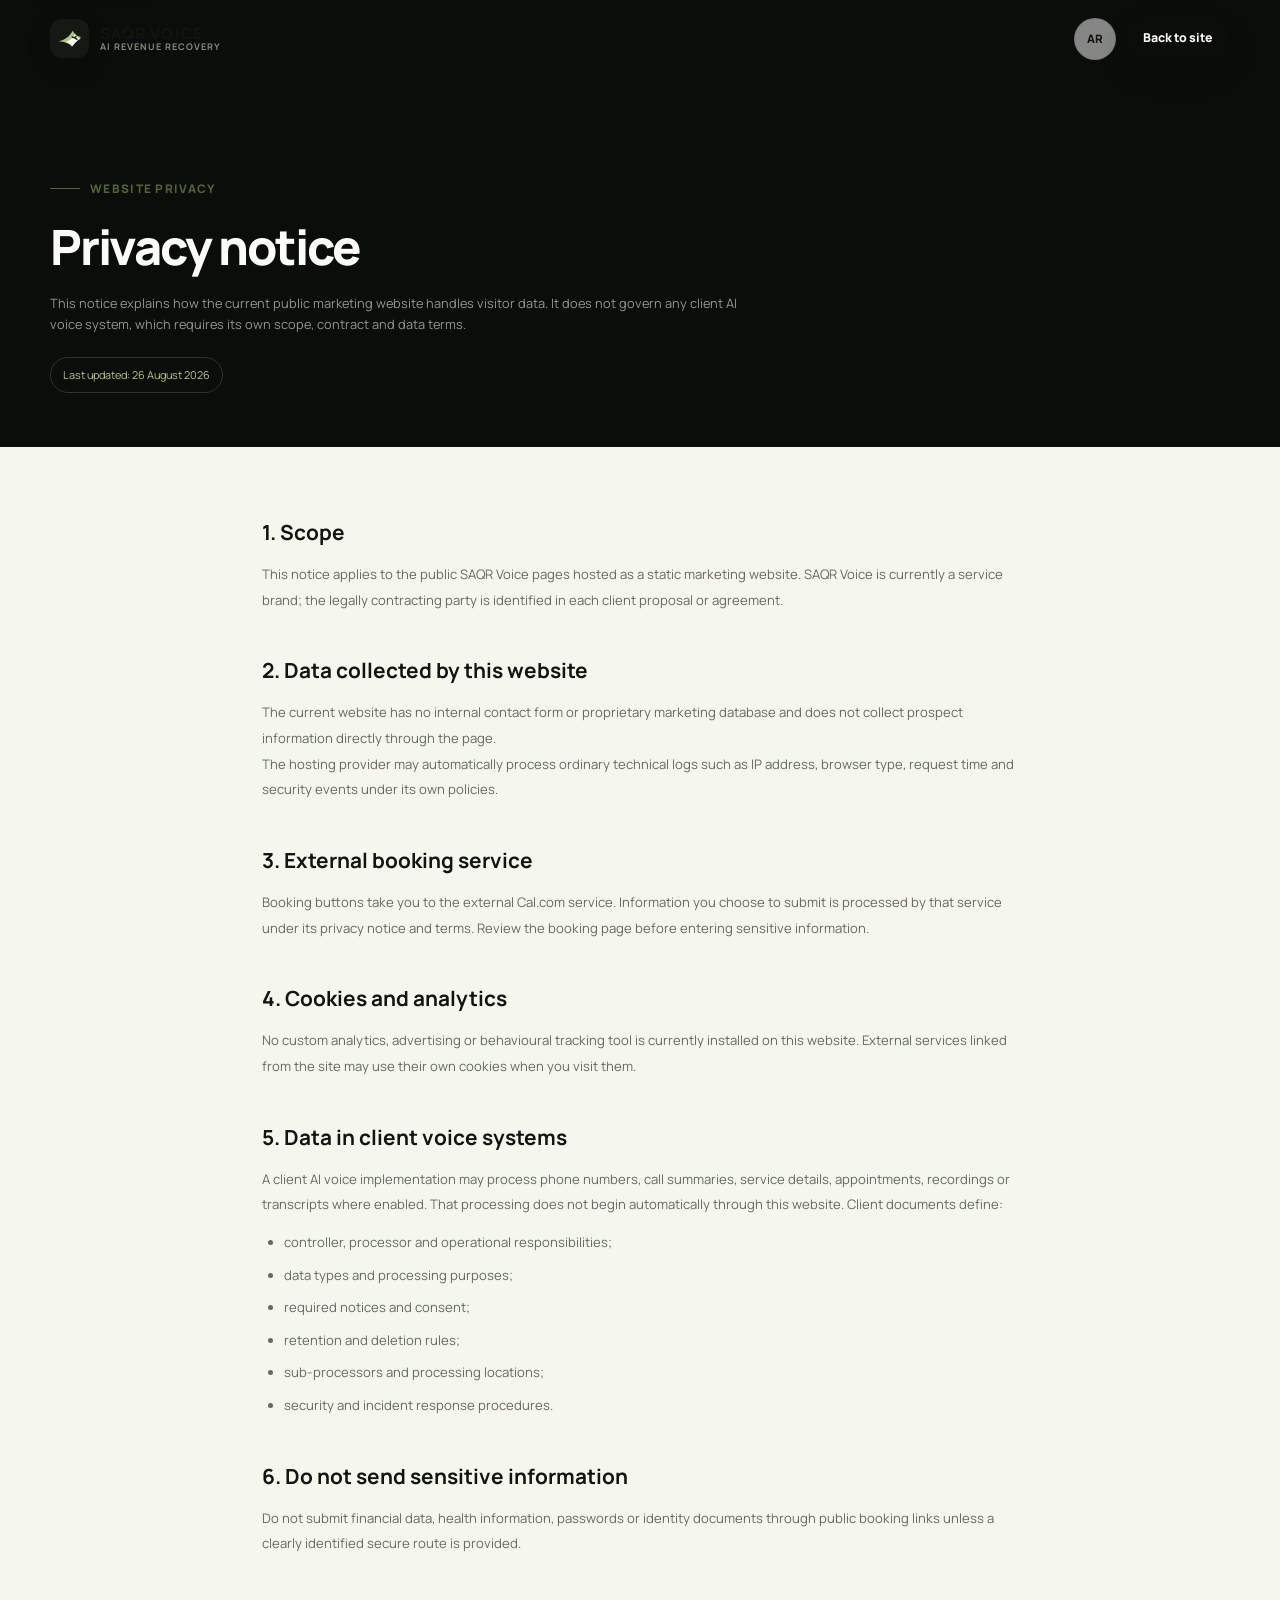
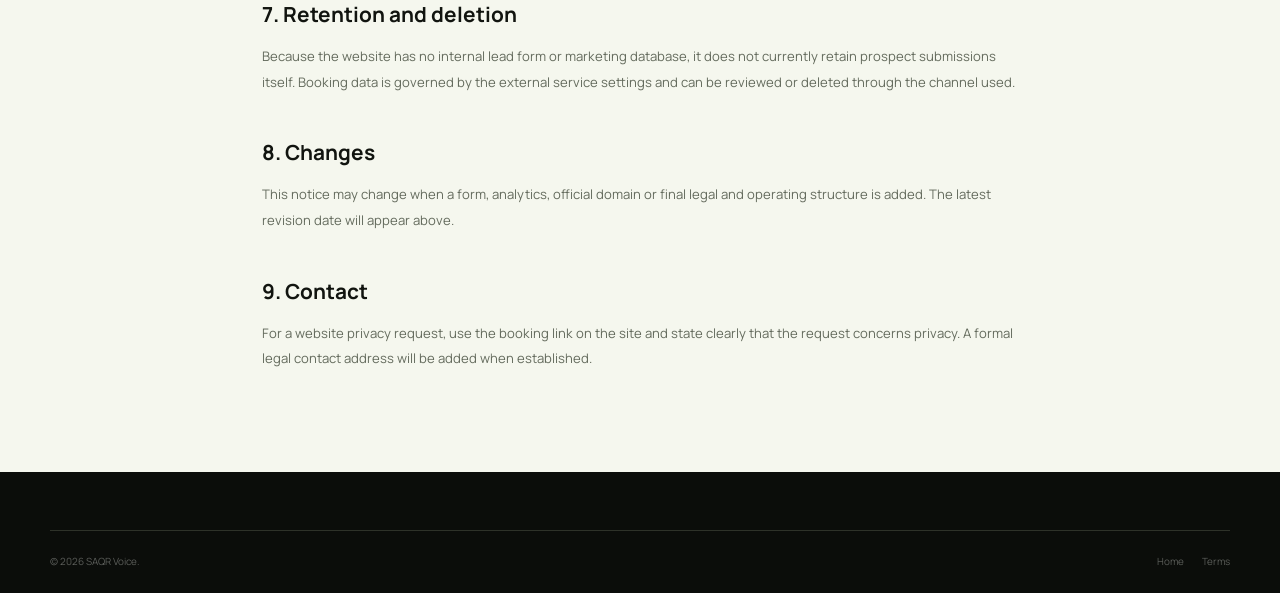
<file: privacy-en.html>
<!doctype html>
<html lang="en" dir="ltr">
<head>
  <meta charset="utf-8">
  <meta name="viewport" content="width=device-width, initial-scale=1">
  <title>Privacy Notice | SAQR Voice</title>
  <meta name="description" content="Privacy notice for the public SAQR Voice marketing website.">
  <meta name="theme-color" content="#0b0d0a">
  <link rel="icon" href="./assets/saqr-mark.svg" type="image/svg+xml">
  <link rel="stylesheet" href="./assets/site.css">
</head>
<body>
  <a class="skip-link" href="#main">Skip to content</a>
  <header class="site-header is-scrolled"><div class="container nav-wrap"><a class="brand" href="./en.html"><img class="brand-mark" src="./assets/saqr-mark.svg" alt=""><span class="brand-copy"><span class="brand-name">SAQR VOICE</span><span class="brand-sub">AI REVENUE RECOVERY</span></span></a><div class="nav-actions"><a class="lang-link" href="./privacy.html">AR</a><a class="btn btn-primary nav-cta" href="./en.html">Back to site</a></div></div></header>
  <main id="main">
    <section class="legal-hero"><div class="container"><span class="eyebrow">Website privacy</span><h1 class="h2">Privacy notice</h1><p>This notice explains how the current public marketing website handles visitor data. It does not govern any client AI voice system, which requires its own scope, contract and data terms.</p><span class="legal-meta">Last updated: 26 August 2026</span></div></section>
    <div class="container legal-content">
      <section><h2>1. Scope</h2><p>This notice applies to the public SAQR Voice pages hosted as a static marketing website. SAQR Voice is currently a service brand; the legally contracting party is identified in each client proposal or agreement.</p></section>
      <section><h2>2. Data collected by this website</h2><p>The current website has no internal contact form or proprietary marketing database and does not collect prospect information directly through the page.</p><p>The hosting provider may automatically process ordinary technical logs such as IP address, browser type, request time and security events under its own policies.</p></section>
      <section><h2>3. External booking service</h2><p>Booking buttons take you to the external Cal.com service. Information you choose to submit is processed by that service under its privacy notice and terms. Review the booking page before entering sensitive information.</p></section>
      <section><h2>4. Cookies and analytics</h2><p>No custom analytics, advertising or behavioural tracking tool is currently installed on this website. External services linked from the site may use their own cookies when you visit them.</p></section>
      <section><h2>5. Data in client voice systems</h2><p>A client AI voice implementation may process phone numbers, call summaries, service details, appointments, recordings or transcripts where enabled. That processing does not begin automatically through this website. Client documents define:</p><ul><li>controller, processor and operational responsibilities;</li><li>data types and processing purposes;</li><li>required notices and consent;</li><li>retention and deletion rules;</li><li>sub-processors and processing locations;</li><li>security and incident response procedures.</li></ul></section>
      <section><h2>6. Do not send sensitive information</h2><p>Do not submit financial data, health information, passwords or identity documents through public booking links unless a clearly identified secure route is provided.</p></section>
      <section><h2>7. Retention and deletion</h2><p>Because the website has no internal lead form or marketing database, it does not currently retain prospect submissions itself. Booking data is governed by the external service settings and can be reviewed or deleted through the channel used.</p></section>
      <section><h2>8. Changes</h2><p>This notice may change when a form, analytics, official domain or final legal and operating structure is added. The latest revision date will appear above.</p></section>
      <section><h2>9. Contact</h2><p>For a website privacy request, use the booking link on the site and state clearly that the request concerns privacy. A formal legal contact address will be added when established.</p></section>
    </div>
  </main>
  <footer class="site-footer"><div class="container"><div class="footer-bottom"><span>© <span data-year></span> SAQR Voice.</span><div class="footer-legal"><a href="./en.html">Home</a><a href="./terms-en.html">Terms</a></div></div></div></footer>
  <script src="./assets/site.js" defer></script>
</body>
</html>
</file>
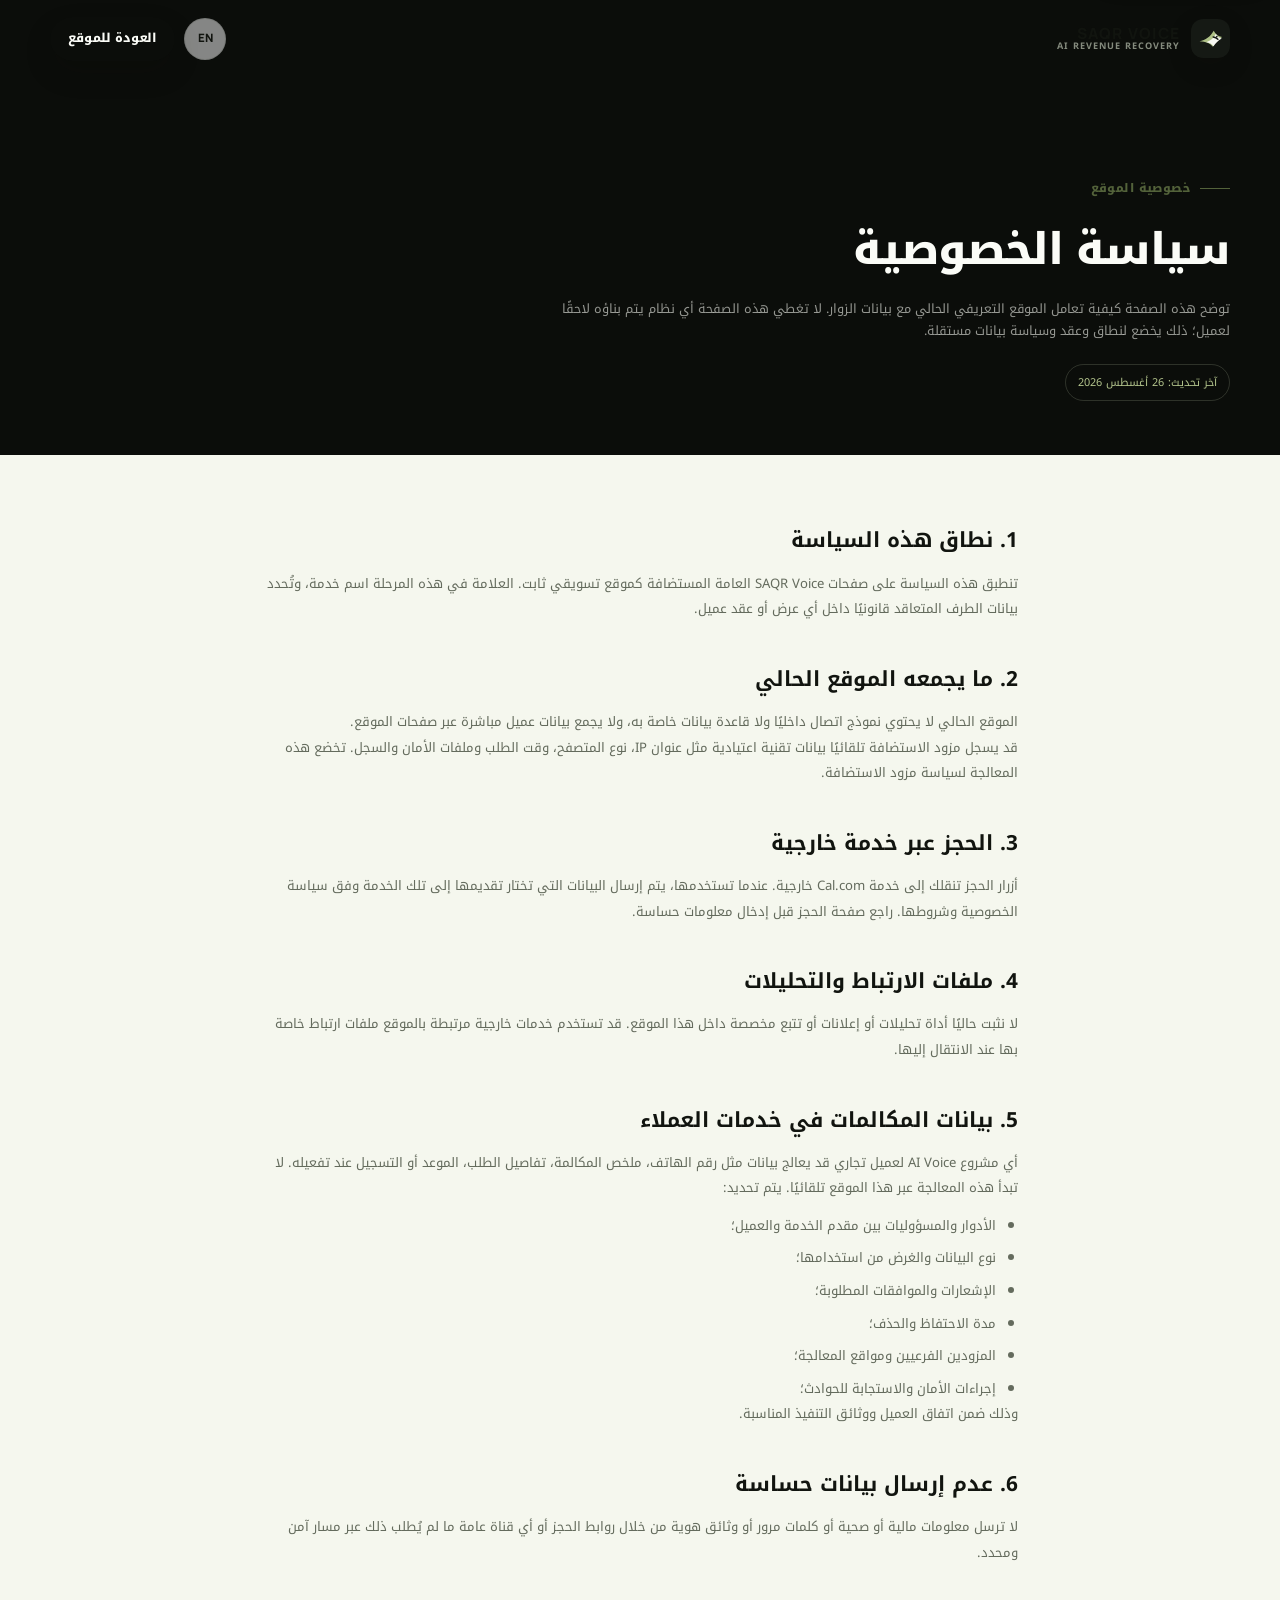
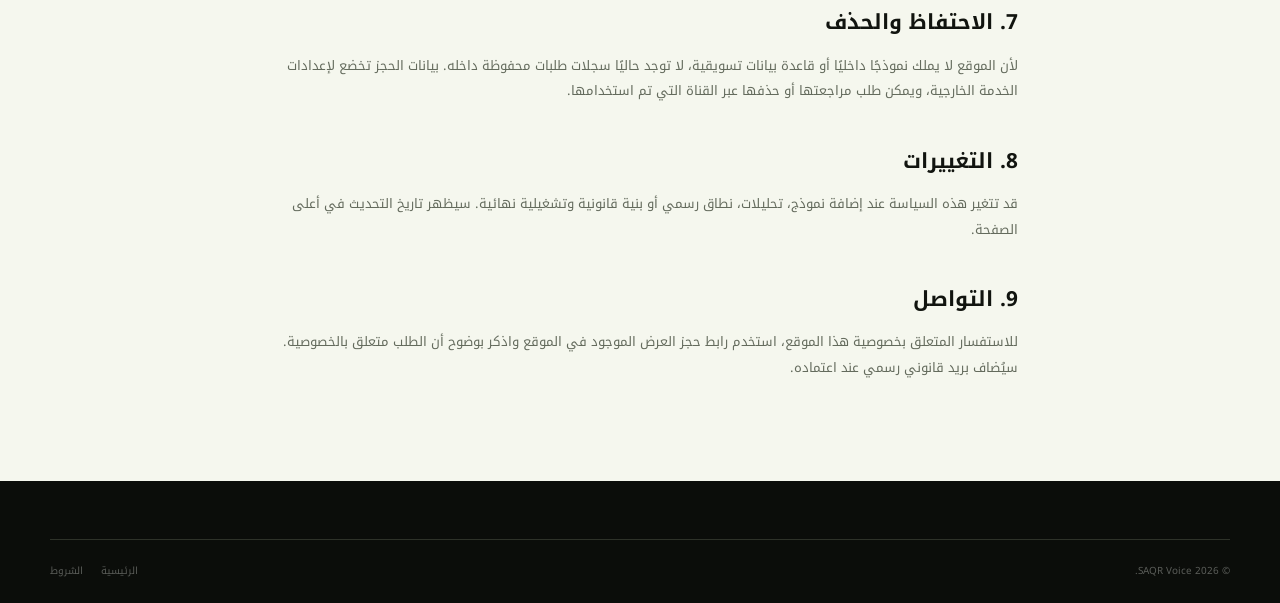
<file: privacy.html>
<!doctype html>
<html lang="ar" dir="rtl">
<head>
  <meta charset="utf-8">
  <meta name="viewport" content="width=device-width, initial-scale=1">
  <title>سياسة الخصوصية | SAQR Voice</title>
  <meta name="description" content="سياسة الخصوصية الخاصة بموقع SAQR Voice التعريفي.">
  <meta name="theme-color" content="#0b0d0a">
  <link rel="icon" href="./assets/saqr-mark.svg" type="image/svg+xml">
  <link rel="stylesheet" href="./assets/site.css">
</head>
<body>
  <a class="skip-link" href="#main">انتقل إلى المحتوى</a>
  <header class="site-header is-scrolled"><div class="container nav-wrap"><a class="brand" href="./"><img class="brand-mark" src="./assets/saqr-mark.svg" alt=""><span class="brand-copy"><span class="brand-name">SAQR VOICE</span><span class="brand-sub">AI REVENUE RECOVERY</span></span></a><div class="nav-actions"><a class="lang-link" href="./privacy-en.html">EN</a><a class="btn btn-primary nav-cta" href="./">العودة للموقع</a></div></div></header>
  <main id="main">
    <section class="legal-hero"><div class="container"><span class="eyebrow">خصوصية الموقع</span><h1 class="h2">سياسة الخصوصية</h1><p>توضح هذه الصفحة كيفية تعامل الموقع التعريفي الحالي مع بيانات الزوار. لا تغطي هذه الصفحة أي نظام يتم بناؤه لاحقًا لعميل؛ ذلك يخضع لنطاق وعقد وسياسة بيانات مستقلة.</p><span class="legal-meta">آخر تحديث: 26 أغسطس 2026</span></div></section>
    <div class="container legal-content">
      <section><h2>1. نطاق هذه السياسة</h2><p>تنطبق هذه السياسة على صفحات SAQR Voice العامة المستضافة كموقع تسويقي ثابت. العلامة في هذه المرحلة اسم خدمة، وتُحدد بيانات الطرف المتعاقد قانونيًا داخل أي عرض أو عقد عميل.</p></section>
      <section><h2>2. ما يجمعه الموقع الحالي</h2><p>الموقع الحالي لا يحتوي نموذج اتصال داخليًا ولا قاعدة بيانات خاصة به، ولا يجمع بيانات عميل مباشرة عبر صفحات الموقع.</p><p>قد يسجل مزود الاستضافة تلقائيًا بيانات تقنية اعتيادية مثل عنوان IP، نوع المتصفح، وقت الطلب وملفات الأمان والسجل. تخضع هذه المعالجة لسياسة مزود الاستضافة.</p></section>
      <section><h2>3. الحجز عبر خدمة خارجية</h2><p>أزرار الحجز تنقلك إلى خدمة Cal.com خارجية. عندما تستخدمها، يتم إرسال البيانات التي تختار تقديمها إلى تلك الخدمة وفق سياسة الخصوصية وشروطها. راجع صفحة الحجز قبل إدخال معلومات حساسة.</p></section>
      <section><h2>4. ملفات الارتباط والتحليلات</h2><p>لا نثبت حاليًا أداة تحليلات أو إعلانات أو تتبع مخصصة داخل هذا الموقع. قد تستخدم خدمات خارجية مرتبطة بالموقع ملفات ارتباط خاصة بها عند الانتقال إليها.</p></section>
      <section><h2>5. بيانات المكالمات في خدمات العملاء</h2><p>أي مشروع AI Voice لعميل تجاري قد يعالج بيانات مثل رقم الهاتف، ملخص المكالمة، تفاصيل الطلب، الموعد أو التسجيل عند تفعيله. لا تبدأ هذه المعالجة عبر هذا الموقع تلقائيًا. يتم تحديد:</p><ul><li>الأدوار والمسؤوليات بين مقدم الخدمة والعميل؛</li><li>نوع البيانات والغرض من استخدامها؛</li><li>الإشعارات والموافقات المطلوبة؛</li><li>مدة الاحتفاظ والحذف؛</li><li>المزودين الفرعيين ومواقع المعالجة؛</li><li>إجراءات الأمان والاستجابة للحوادث؛</li></ul><p>وذلك ضمن اتفاق العميل ووثائق التنفيذ المناسبة.</p></section>
      <section><h2>6. عدم إرسال بيانات حساسة</h2><p>لا ترسل معلومات مالية أو صحية أو كلمات مرور أو وثائق هوية من خلال روابط الحجز أو أي قناة عامة ما لم يُطلب ذلك عبر مسار آمن ومحدد.</p></section>
      <section><h2>7. الاحتفاظ والحذف</h2><p>لأن الموقع لا يملك نموذجًا داخليًا أو قاعدة بيانات تسويقية، لا توجد حاليًا سجلات طلبات محفوظة داخله. بيانات الحجز تخضع لإعدادات الخدمة الخارجية، ويمكن طلب مراجعتها أو حذفها عبر القناة التي تم استخدامها.</p></section>
      <section><h2>8. التغييرات</h2><p>قد تتغير هذه السياسة عند إضافة نموذج، تحليلات، نطاق رسمي أو بنية قانونية وتشغيلية نهائية. سيظهر تاريخ التحديث في أعلى الصفحة.</p></section>
      <section><h2>9. التواصل</h2><p>للاستفسار المتعلق بخصوصية هذا الموقع، استخدم رابط حجز العرض الموجود في الموقع واذكر بوضوح أن الطلب متعلق بالخصوصية. سيُضاف بريد قانوني رسمي عند اعتماده.</p></section>
    </div>
  </main>
  <footer class="site-footer"><div class="container"><div class="footer-bottom"><span>© <span data-year></span> SAQR Voice.</span><div class="footer-legal"><a href="./">الرئيسية</a><a href="./terms.html">الشروط</a></div></div></div></footer>
  <script src="./assets/site.js" defer></script>
</body>
</html>
</file>
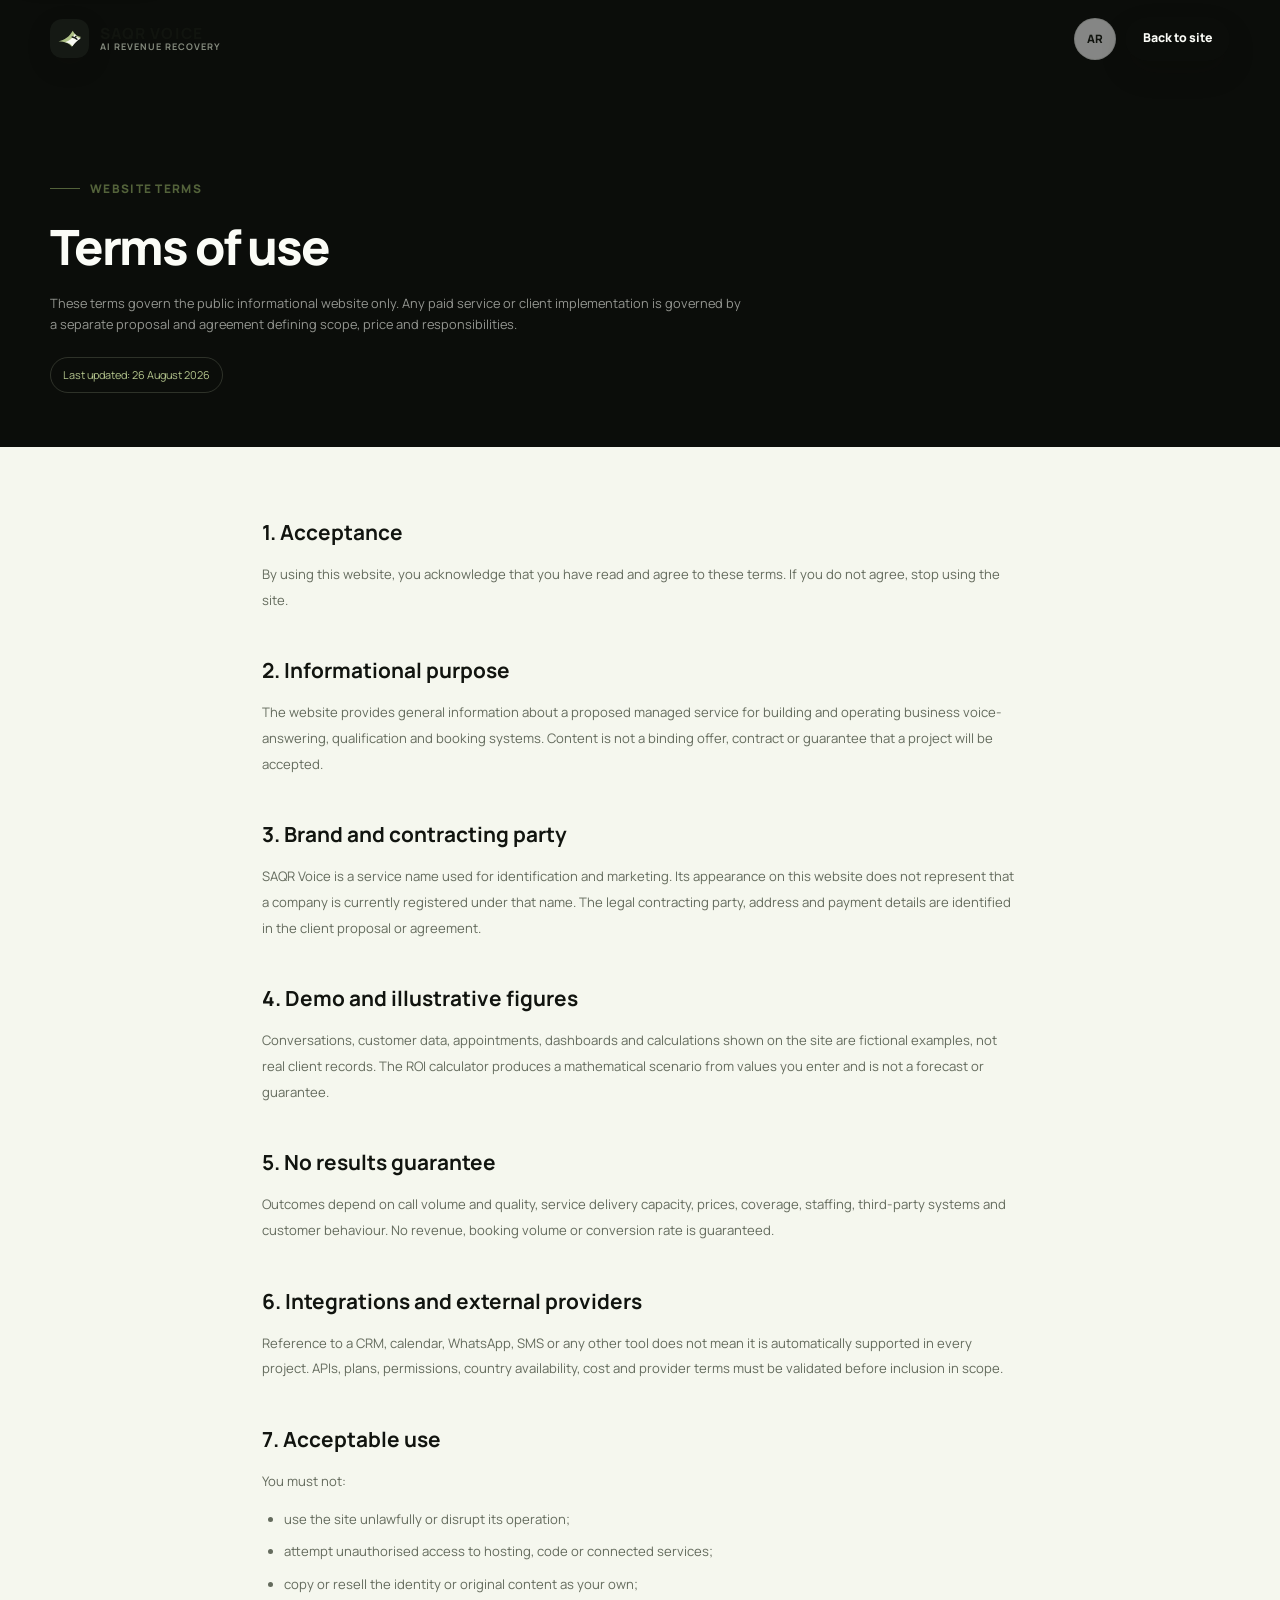
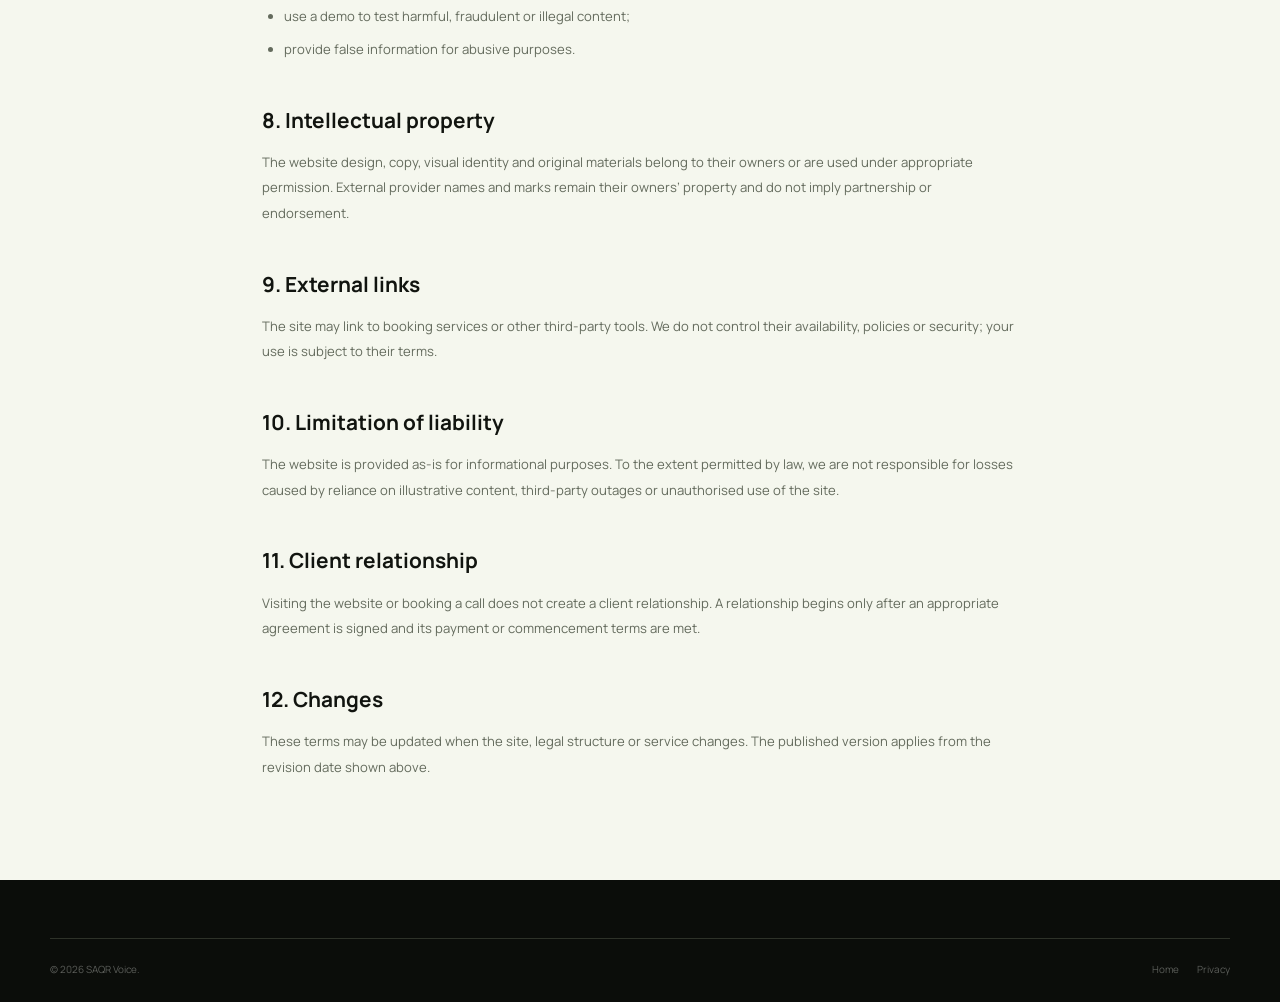
<file: terms-en.html>
<!doctype html>
<html lang="en" dir="ltr">
<head>
  <meta charset="utf-8">
  <meta name="viewport" content="width=device-width, initial-scale=1">
  <title>Website Terms | SAQR Voice</title>
  <meta name="description" content="Terms of use for the public SAQR Voice marketing website.">
  <meta name="theme-color" content="#0b0d0a">
  <link rel="icon" href="./assets/saqr-mark.svg" type="image/svg+xml">
  <link rel="stylesheet" href="./assets/site.css">
</head>
<body>
  <a class="skip-link" href="#main">Skip to content</a>
  <header class="site-header is-scrolled"><div class="container nav-wrap"><a class="brand" href="./en.html"><img class="brand-mark" src="./assets/saqr-mark.svg" alt=""><span class="brand-copy"><span class="brand-name">SAQR VOICE</span><span class="brand-sub">AI REVENUE RECOVERY</span></span></a><div class="nav-actions"><a class="lang-link" href="./terms.html">AR</a><a class="btn btn-primary nav-cta" href="./en.html">Back to site</a></div></div></header>
  <main id="main">
    <section class="legal-hero"><div class="container"><span class="eyebrow">Website terms</span><h1 class="h2">Terms of use</h1><p>These terms govern the public informational website only. Any paid service or client implementation is governed by a separate proposal and agreement defining scope, price and responsibilities.</p><span class="legal-meta">Last updated: 26 August 2026</span></div></section>
    <div class="container legal-content">
      <section><h2>1. Acceptance</h2><p>By using this website, you acknowledge that you have read and agree to these terms. If you do not agree, stop using the site.</p></section>
      <section><h2>2. Informational purpose</h2><p>The website provides general information about a proposed managed service for building and operating business voice-answering, qualification and booking systems. Content is not a binding offer, contract or guarantee that a project will be accepted.</p></section>
      <section><h2>3. Brand and contracting party</h2><p>SAQR Voice is a service name used for identification and marketing. Its appearance on this website does not represent that a company is currently registered under that name. The legal contracting party, address and payment details are identified in the client proposal or agreement.</p></section>
      <section><h2>4. Demo and illustrative figures</h2><p>Conversations, customer data, appointments, dashboards and calculations shown on the site are fictional examples, not real client records. The ROI calculator produces a mathematical scenario from values you enter and is not a forecast or guarantee.</p></section>
      <section><h2>5. No results guarantee</h2><p>Outcomes depend on call volume and quality, service delivery capacity, prices, coverage, staffing, third-party systems and customer behaviour. No revenue, booking volume or conversion rate is guaranteed.</p></section>
      <section><h2>6. Integrations and external providers</h2><p>Reference to a CRM, calendar, WhatsApp, SMS or any other tool does not mean it is automatically supported in every project. APIs, plans, permissions, country availability, cost and provider terms must be validated before inclusion in scope.</p></section>
      <section><h2>7. Acceptable use</h2><p>You must not:</p><ul><li>use the site unlawfully or disrupt its operation;</li><li>attempt unauthorised access to hosting, code or connected services;</li><li>copy or resell the identity or original content as your own;</li><li>use a demo to test harmful, fraudulent or illegal content;</li><li>provide false information for abusive purposes.</li></ul></section>
      <section><h2>8. Intellectual property</h2><p>The website design, copy, visual identity and original materials belong to their owners or are used under appropriate permission. External provider names and marks remain their owners’ property and do not imply partnership or endorsement.</p></section>
      <section><h2>9. External links</h2><p>The site may link to booking services or other third-party tools. We do not control their availability, policies or security; your use is subject to their terms.</p></section>
      <section><h2>10. Limitation of liability</h2><p>The website is provided as-is for informational purposes. To the extent permitted by law, we are not responsible for losses caused by reliance on illustrative content, third-party outages or unauthorised use of the site.</p></section>
      <section><h2>11. Client relationship</h2><p>Visiting the website or booking a call does not create a client relationship. A relationship begins only after an appropriate agreement is signed and its payment or commencement terms are met.</p></section>
      <section><h2>12. Changes</h2><p>These terms may be updated when the site, legal structure or service changes. The published version applies from the revision date shown above.</p></section>
    </div>
  </main>
  <footer class="site-footer"><div class="container"><div class="footer-bottom"><span>© <span data-year></span> SAQR Voice.</span><div class="footer-legal"><a href="./en.html">Home</a><a href="./privacy-en.html">Privacy</a></div></div></div></footer>
  <script src="./assets/site.js" defer></script>
</body>
</html>
</file>
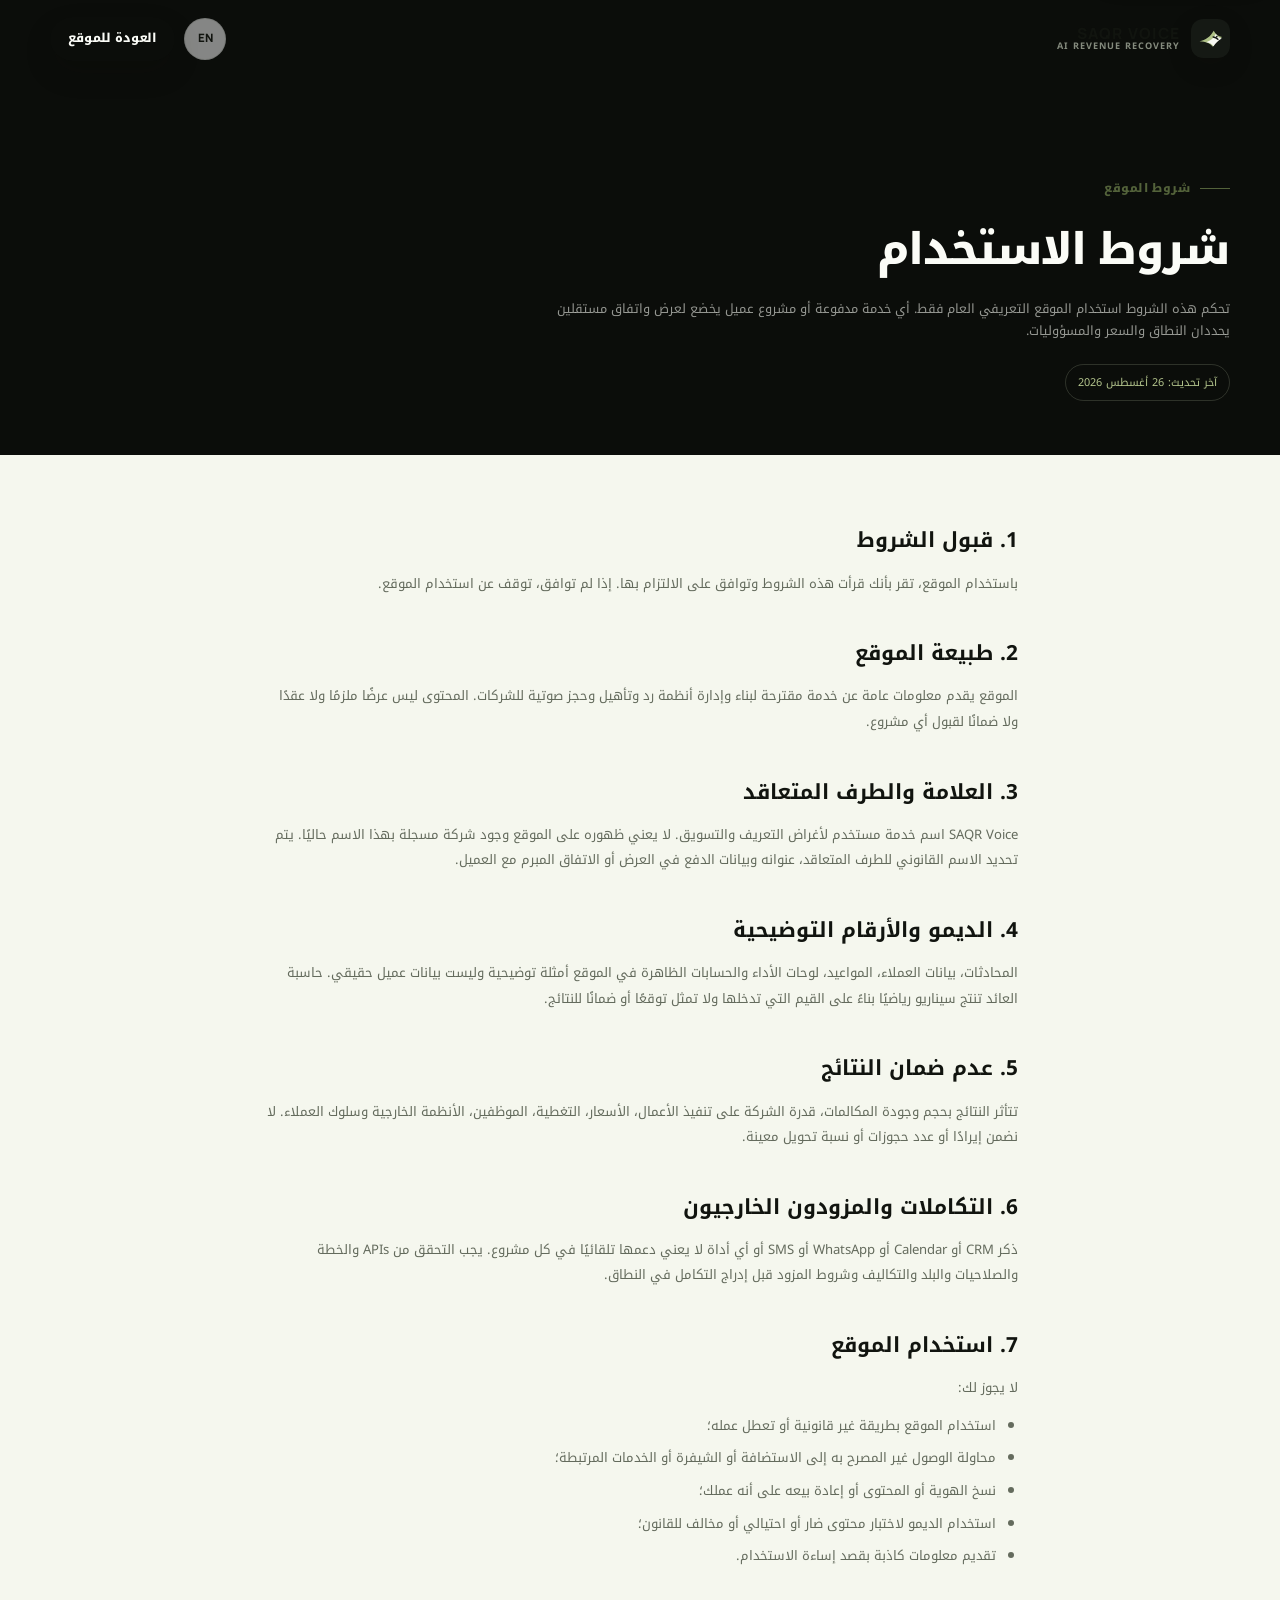
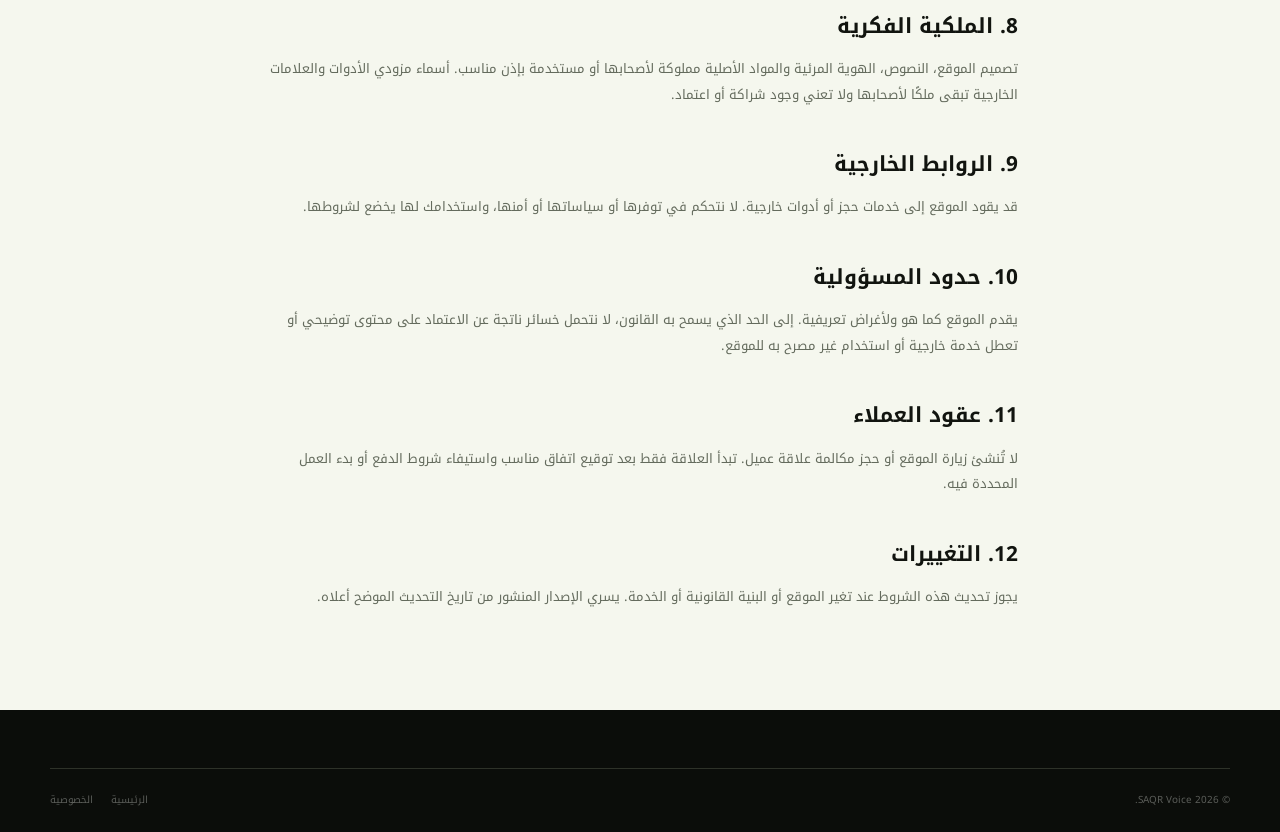
<file: terms.html>
<!doctype html>
<html lang="ar" dir="rtl">
<head>
  <meta charset="utf-8">
  <meta name="viewport" content="width=device-width, initial-scale=1">
  <title>شروط استخدام الموقع | SAQR Voice</title>
  <meta name="description" content="شروط استخدام موقع SAQR Voice التعريفي.">
  <meta name="theme-color" content="#0b0d0a">
  <link rel="icon" href="./assets/saqr-mark.svg" type="image/svg+xml">
  <link rel="stylesheet" href="./assets/site.css">
</head>
<body>
  <a class="skip-link" href="#main">انتقل إلى المحتوى</a>
  <header class="site-header is-scrolled"><div class="container nav-wrap"><a class="brand" href="./"><img class="brand-mark" src="./assets/saqr-mark.svg" alt=""><span class="brand-copy"><span class="brand-name">SAQR VOICE</span><span class="brand-sub">AI REVENUE RECOVERY</span></span></a><div class="nav-actions"><a class="lang-link" href="./terms-en.html">EN</a><a class="btn btn-primary nav-cta" href="./">العودة للموقع</a></div></div></header>
  <main id="main">
    <section class="legal-hero"><div class="container"><span class="eyebrow">شروط الموقع</span><h1 class="h2">شروط الاستخدام</h1><p>تحكم هذه الشروط استخدام الموقع التعريفي العام فقط. أي خدمة مدفوعة أو مشروع عميل يخضع لعرض واتفاق مستقلين يحددان النطاق والسعر والمسؤوليات.</p><span class="legal-meta">آخر تحديث: 26 أغسطس 2026</span></div></section>
    <div class="container legal-content">
      <section><h2>1. قبول الشروط</h2><p>باستخدام الموقع، تقر بأنك قرأت هذه الشروط وتوافق على الالتزام بها. إذا لم توافق، توقف عن استخدام الموقع.</p></section>
      <section><h2>2. طبيعة الموقع</h2><p>الموقع يقدم معلومات عامة عن خدمة مقترحة لبناء وإدارة أنظمة رد وتأهيل وحجز صوتية للشركات. المحتوى ليس عرضًا ملزمًا ولا عقدًا ولا ضمانًا لقبول أي مشروع.</p></section>
      <section><h2>3. العلامة والطرف المتعاقد</h2><p>SAQR Voice اسم خدمة مستخدم لأغراض التعريف والتسويق. لا يعني ظهوره على الموقع وجود شركة مسجلة بهذا الاسم حاليًا. يتم تحديد الاسم القانوني للطرف المتعاقد، عنوانه وبيانات الدفع في العرض أو الاتفاق المبرم مع العميل.</p></section>
      <section><h2>4. الديمو والأرقام التوضيحية</h2><p>المحادثات، بيانات العملاء، المواعيد، لوحات الأداء والحسابات الظاهرة في الموقع أمثلة توضيحية وليست بيانات عميل حقيقي. حاسبة العائد تنتج سيناريو رياضيًا بناءً على القيم التي تدخلها ولا تمثل توقعًا أو ضمانًا للنتائج.</p></section>
      <section><h2>5. عدم ضمان النتائج</h2><p>تتأثر النتائج بحجم وجودة المكالمات، قدرة الشركة على تنفيذ الأعمال، الأسعار، التغطية، الموظفين، الأنظمة الخارجية وسلوك العملاء. لا نضمن إيرادًا أو عدد حجوزات أو نسبة تحويل معينة.</p></section>
      <section><h2>6. التكاملات والمزودون الخارجيون</h2><p>ذكر CRM أو Calendar أو WhatsApp أو SMS أو أي أداة لا يعني دعمها تلقائيًا في كل مشروع. يجب التحقق من APIs والخطة والصلاحيات والبلد والتكاليف وشروط المزود قبل إدراج التكامل في النطاق.</p></section>
      <section><h2>7. استخدام الموقع</h2><p>لا يجوز لك:</p><ul><li>استخدام الموقع بطريقة غير قانونية أو تعطل عمله؛</li><li>محاولة الوصول غير المصرح به إلى الاستضافة أو الشيفرة أو الخدمات المرتبطة؛</li><li>نسخ الهوية أو المحتوى أو إعادة بيعه على أنه عملك؛</li><li>استخدام الديمو لاختبار محتوى ضار أو احتيالي أو مخالف للقانون؛</li><li>تقديم معلومات كاذبة بقصد إساءة الاستخدام.</li></ul></section>
      <section><h2>8. الملكية الفكرية</h2><p>تصميم الموقع، النصوص، الهوية المرئية والمواد الأصلية مملوكة لأصحابها أو مستخدمة بإذن مناسب. أسماء مزودي الأدوات والعلامات الخارجية تبقى ملكًا لأصحابها ولا تعني وجود شراكة أو اعتماد.</p></section>
      <section><h2>9. الروابط الخارجية</h2><p>قد يقود الموقع إلى خدمات حجز أو أدوات خارجية. لا نتحكم في توفرها أو سياساتها أو أمنها، واستخدامك لها يخضع لشروطها.</p></section>
      <section><h2>10. حدود المسؤولية</h2><p>يقدم الموقع كما هو ولأغراض تعريفية. إلى الحد الذي يسمح به القانون، لا نتحمل خسائر ناتجة عن الاعتماد على محتوى توضيحي أو تعطل خدمة خارجية أو استخدام غير مصرح به للموقع.</p></section>
      <section><h2>11. عقود العملاء</h2><p>لا تُنشئ زيارة الموقع أو حجز مكالمة علاقة عميل. تبدأ العلاقة فقط بعد توقيع اتفاق مناسب واستيفاء شروط الدفع أو بدء العمل المحددة فيه.</p></section>
      <section><h2>12. التغييرات</h2><p>يجوز تحديث هذه الشروط عند تغير الموقع أو البنية القانونية أو الخدمة. يسري الإصدار المنشور من تاريخ التحديث الموضح أعلاه.</p></section>
    </div>
  </main>
  <footer class="site-footer"><div class="container"><div class="footer-bottom"><span>© <span data-year></span> SAQR Voice.</span><div class="footer-legal"><a href="./">الرئيسية</a><a href="./privacy.html">الخصوصية</a></div></div></div></footer>
  <script src="./assets/site.js" defer></script>
</body>
</html>
</file>
<file: assets/site.css>
@import url('https://fonts.googleapis.com/css2?family=Manrope:wght@400;500;600;700;800&family=Noto+Kufi+Arabic:wght@400;500;600;700;800&display=swap');

:root {
  --ink-950: #0b0d0a;
  --ink-900: #121510;
  --ink-850: #171b14;
  --ink-800: #1d221a;
  --ink-700: #2b3126;
  --olive-950: #232a18;
  --olive-900: #30391f;
  --olive-800: #3e4a2b;
  --olive-700: #53623a;
  --olive-600: #677747;
  --olive-500: #7f9059;
  --olive-400: #98aa70;
  --olive-300: #b4c58d;
  --olive-200: #d0ddaf;
  --olive-100: #e6edcf;
  --ivory-50: #fbfcf7;
  --ivory-100: #f5f7ee;
  --ivory-150: #eef1e5;
  --ivory-200: #e5e9db;
  --white: #ffffff;
  --text: #11140f;
  --text-muted: #646b5d;
  --text-soft: #858b7e;
  --line: rgba(22, 27, 19, 0.12);
  --line-strong: rgba(22, 27, 19, 0.2);
  --dark-line: rgba(229, 239, 204, 0.16);
  --dark-line-strong: rgba(229, 239, 204, 0.28);
  --success: #d9f7b4;
  --warning: #f6d68d;
  --danger: #f3b6aa;
  --shadow-sm: 0 10px 30px rgba(18, 23, 14, 0.08);
  --shadow-md: 0 24px 80px rgba(18, 23, 14, 0.12);
  --shadow-lg: 0 36px 120px rgba(5, 8, 4, 0.24);
  --radius-xs: 10px;
  --radius-sm: 14px;
  --radius-md: 20px;
  --radius-lg: 28px;
  --radius-xl: 38px;
  --radius-pill: 999px;
  --container: 1180px;
  --gutter: clamp(18px, 4vw, 42px);
  --section: clamp(76px, 7.2vw, 126px);
  --nav-h: 78px;
  --ease: cubic-bezier(.22, .61, .36, 1);
  --font-ar: "Noto Kufi Arabic", Tahoma, Arial, sans-serif;
  --font-en: "Manrope", -apple-system, BlinkMacSystemFont, "Segoe UI", sans-serif;
}

* {
  box-sizing: border-box;
}

html {
  scroll-behavior: smooth;
  scroll-padding-top: calc(var(--nav-h) + 24px);
  -webkit-text-size-adjust: 100%;
}

body {
  margin: 0;
  min-width: 320px;
  background: var(--ivory-100);
  color: var(--text);
  font-family: var(--font-ar);
  font-size: 16px;
  line-height: 1.75;
  -webkit-font-smoothing: antialiased;
  text-rendering: optimizeLegibility;
  overflow-x: hidden;
}

html[lang="en"] body {
  font-family: var(--font-en);
  line-height: 1.65;
}

img,
svg {
  display: block;
  max-width: 100%;
}

button,
input,
select,
textarea {
  font: inherit;
}

button,
a {
  -webkit-tap-highlight-color: transparent;
}

a {
  color: inherit;
  text-decoration: none;
}

button {
  border: 0;
}

ul,
ol {
  margin: 0;
  padding: 0;
  list-style: none;
}

h1,
h2,
h3,
h4,
p,
figure,
blockquote {
  margin: 0;
}

::selection {
  background: var(--olive-200);
  color: var(--ink-950);
}

:focus-visible {
  outline: 3px solid var(--olive-500);
  outline-offset: 4px;
}

.skip-link {
  position: fixed;
  inset-inline-start: 16px;
  top: -80px;
  z-index: 999;
  padding: 12px 18px;
  border-radius: 0 0 12px 12px;
  background: var(--white);
  color: var(--ink-950);
  box-shadow: var(--shadow-sm);
  transition: top .2s ease;
}

.skip-link:focus {
  top: 0;
}

.container {
  width: min(100%, calc(var(--container) + (var(--gutter) * 2)));
  margin-inline: auto;
  padding-inline: var(--gutter);
}

.section {
  position: relative;
  padding-block: var(--section);
}

.section-sm {
  padding-block: clamp(52px, 5vw, 82px);
}

.section-dark {
  background: var(--ink-950);
  color: var(--ivory-50);
}

.section-olive {
  background: var(--olive-950);
  color: var(--ivory-50);
}

.grid-pattern {
  position: absolute;
  inset: 0;
  pointer-events: none;
  opacity: .6;
  background-image:
    linear-gradient(rgba(255,255,255,.04) 1px, transparent 1px),
    linear-gradient(90deg, rgba(255,255,255,.04) 1px, transparent 1px);
  background-size: 64px 64px;
  mask-image: linear-gradient(to bottom, black, transparent 88%);
}

.eyebrow {
  display: inline-flex;
  align-items: center;
  gap: 10px;
  margin-bottom: 22px;
  color: var(--olive-700);
  font-size: .74rem;
  font-weight: 800;
  letter-spacing: .11em;
  text-transform: uppercase;
}

html[dir="rtl"] .eyebrow {
  letter-spacing: .035em;
}

.eyebrow::before {
  content: "";
  width: 30px;
  height: 1px;
  background: currentColor;
}

.section-dark .eyebrow,
.section-olive .eyebrow {
  color: var(--olive-300);
}

.display {
  max-width: 900px;
  font-size: clamp(2.7rem, 6vw, 5.8rem);
  line-height: 1.03;
  letter-spacing: -.055em;
  font-weight: 800;
}

html[dir="rtl"] .display {
  font-size: clamp(2.35rem, 5vw, 5rem);
  line-height: 1.25;
  letter-spacing: -.035em;
}

.h2 {
  font-size: clamp(2rem, 3.8vw, 3.85rem);
  line-height: 1.12;
  letter-spacing: -.045em;
  font-weight: 800;
}

html[dir="rtl"] .h2 {
  font-size: clamp(1.85rem, 3.4vw, 3.45rem);
  line-height: 1.35;
  letter-spacing: -.025em;
}

.h3 {
  font-size: clamp(1.12rem, 1.6vw, 1.38rem);
  line-height: 1.45;
  font-weight: 800;
}

.lead {
  max-width: 710px;
  color: var(--text-muted);
  font-size: clamp(1rem, 1.3vw, 1.16rem);
  line-height: 1.9;
}

html[lang="en"] .lead {
  line-height: 1.75;
}

.section-dark .lead,
.section-olive .lead {
  color: rgba(247, 248, 242, .68);
}

.accent {
  color: var(--olive-600);
}

.section-dark .accent,
.section-olive .accent {
  color: var(--olive-300);
}

.section-head {
  display: grid;
  grid-template-columns: minmax(0, 1fr) minmax(280px, 470px);
  gap: 50px;
  align-items: end;
  margin-bottom: clamp(42px, 6vw, 74px);
}

.section-head .lead {
  justify-self: end;
}

.btn {
  display: inline-flex;
  align-items: center;
  justify-content: center;
  gap: 10px;
  min-height: 54px;
  padding: 13px 22px;
  border: 1px solid transparent;
  border-radius: var(--radius-pill);
  cursor: pointer;
  font-size: .9rem;
  font-weight: 800;
  line-height: 1.2;
  transition: transform .25s var(--ease), background .25s ease, color .25s ease, border-color .25s ease, box-shadow .25s ease;
}

.btn:hover {
  transform: translateY(-2px);
}

.btn svg {
  width: 18px;
  height: 18px;
  flex: 0 0 auto;
}

.btn-primary {
  background: var(--ink-950);
  color: var(--ivory-50);
  box-shadow: 0 12px 28px rgba(10, 13, 8, .16);
}

.btn-primary:hover {
  background: var(--olive-900);
  box-shadow: 0 16px 38px rgba(10, 13, 8, .24);
}

.btn-olive {
  background: var(--olive-300);
  color: var(--ink-950);
  box-shadow: 0 12px 32px rgba(162, 184, 117, .15);
}

.btn-olive:hover {
  background: var(--olive-200);
}

.btn-ghost {
  border-color: var(--line-strong);
  background: rgba(255,255,255,.6);
  color: var(--ink-950);
  backdrop-filter: blur(12px);
}

.btn-ghost:hover {
  border-color: var(--olive-500);
  background: var(--white);
}

.section-dark .btn-ghost,
.section-olive .btn-ghost {
  border-color: var(--dark-line-strong);
  background: rgba(255,255,255,.04);
  color: var(--ivory-50);
}

.section-dark .btn-ghost:hover,
.section-olive .btn-ghost:hover {
  border-color: var(--olive-300);
  background: rgba(255,255,255,.08);
}

.inline-link {
  display: inline-flex;
  align-items: center;
  gap: 7px;
  color: var(--olive-700);
  font-weight: 800;
}

.inline-link svg {
  width: 17px;
  height: 17px;
  transition: transform .2s ease;
}

html[dir="rtl"] .inline-link:hover svg {
  transform: translateX(-3px);
}

html[dir="ltr"] .inline-link:hover svg {
  transform: translateX(3px);
}

.pill {
  display: inline-flex;
  align-items: center;
  gap: 8px;
  padding: 8px 12px;
  border: 1px solid var(--line);
  border-radius: var(--radius-pill);
  background: rgba(255,255,255,.56);
  color: var(--text-muted);
  font-size: .76rem;
  font-weight: 700;
}

.pill-dot {
  width: 7px;
  height: 7px;
  border-radius: 50%;
  background: var(--olive-500);
  box-shadow: 0 0 0 5px rgba(127, 144, 89, .12);
}

/* Header */
.site-header {
  position: fixed;
  inset: 0 0 auto;
  z-index: 80;
  height: var(--nav-h);
  border-bottom: 1px solid transparent;
  transition: background .25s ease, border-color .25s ease, box-shadow .25s ease;
}

.site-header.is-scrolled {
  background: rgba(247, 249, 241, .88);
  border-color: var(--line);
  box-shadow: 0 10px 35px rgba(15, 19, 12, .06);
  backdrop-filter: blur(18px) saturate(140%);
}

.nav-wrap {
  height: 100%;
  display: flex;
  align-items: center;
  justify-content: space-between;
  gap: 20px;
}

.brand {
  display: inline-flex;
  align-items: center;
  gap: 11px;
  flex: 0 0 auto;
}

.brand-mark {
  width: 39px;
  height: 39px;
  border-radius: 12px;
  box-shadow: 0 8px 24px rgba(11, 13, 10, .15);
}

.brand-copy {
  display: grid;
  gap: 1px;
  line-height: 1;
}

.brand-name {
  font-family: var(--font-en);
  font-size: .96rem;
  font-weight: 800;
  letter-spacing: .07em;
}

.brand-sub {
  color: var(--text-soft);
  font-size: .57rem;
  font-weight: 700;
  letter-spacing: .11em;
  text-transform: uppercase;
}

.nav-links {
  display: flex;
  align-items: center;
  gap: 3px;
}

.nav-links a {
  position: relative;
  padding: 10px 13px;
  color: var(--text-muted);
  font-size: .79rem;
  font-weight: 700;
  transition: color .2s ease;
}

.nav-links a:hover,
.nav-links a[aria-current="true"] {
  color: var(--ink-950);
}

.nav-links a::after {
  content: "";
  position: absolute;
  inset-inline: 13px;
  bottom: 4px;
  height: 1.5px;
  transform: scaleX(0);
  background: var(--olive-600);
  transition: transform .2s ease;
}

.nav-links a:hover::after,
.nav-links a[aria-current="true"]::after {
  transform: scaleX(1);
}

.nav-actions {
  display: flex;
  align-items: center;
  gap: 9px;
}

.lang-link {
  display: inline-flex;
  align-items: center;
  justify-content: center;
  min-width: 42px;
  height: 42px;
  border: 1px solid var(--line);
  border-radius: 50%;
  background: rgba(255,255,255,.5);
  font-family: var(--font-en);
  font-size: .72rem;
  font-weight: 800;
  transition: border-color .2s ease, background .2s ease;
}

.lang-link:hover {
  border-color: var(--olive-500);
  background: var(--white);
}

.nav-cta {
  min-height: 44px;
  padding: 10px 17px;
  font-size: .77rem;
}

.menu-toggle {
  display: none;
  width: 44px;
  height: 44px;
  align-items: center;
  justify-content: center;
  border: 1px solid var(--line);
  border-radius: 50%;
  background: rgba(255,255,255,.58);
  cursor: pointer;
}

.menu-toggle svg {
  width: 20px;
  height: 20px;
}

.mobile-menu {
  position: fixed;
  inset: calc(var(--nav-h) + 8px) var(--gutter) auto;
  z-index: 79;
  padding: 14px;
  border: 1px solid var(--line);
  border-radius: 22px;
  background: rgba(251,252,247,.98);
  box-shadow: var(--shadow-md);
  backdrop-filter: blur(20px);
  opacity: 0;
  visibility: hidden;
  transform: translateY(-10px);
  transition: .2s ease;
}

.mobile-menu.is-open {
  opacity: 1;
  visibility: visible;
  transform: translateY(0);
}

.mobile-menu a {
  display: flex;
  align-items: center;
  justify-content: space-between;
  padding: 14px 12px;
  border-bottom: 1px solid var(--line);
  color: var(--text-muted);
  font-weight: 700;
}

.mobile-menu a:last-child {
  margin-top: 10px;
  border: 0;
  border-radius: 14px;
  background: var(--ink-950);
  color: var(--ivory-50);
  justify-content: center;
}

/* Hero */
.hero {
  position: relative;
  min-height: 100svh;
  display: grid;
  align-items: center;
  padding-top: calc(var(--nav-h) + 52px);
  padding-bottom: clamp(70px, 8vw, 110px);
  overflow: hidden;
}

.hero::before {
  content: "";
  position: absolute;
  width: min(48vw, 740px);
  aspect-ratio: 1;
  inset-inline-end: -8vw;
  top: 3%;
  border-radius: 50%;
  background: radial-gradient(circle at center, rgba(180,197,141,.48), rgba(180,197,141,.08) 45%, transparent 72%);
  filter: blur(8px);
  pointer-events: none;
}

.hero::after {
  content: "";
  position: absolute;
  width: 420px;
  aspect-ratio: 1;
  inset-inline-start: -210px;
  bottom: -180px;
  border-radius: 50%;
  background: radial-gradient(circle, rgba(82,98,58,.18), transparent 68%);
  pointer-events: none;
}

.hero-grid {
  position: relative;
  z-index: 2;
  display: grid;
  grid-template-columns: minmax(0, .95fr) minmax(470px, 1.05fr);
  gap: clamp(42px, 7vw, 94px);
  align-items: center;
}

.hero-copy {
  max-width: 650px;
}

.hero-copy .display {
  margin-bottom: 28px;
}

.hero-copy .lead {
  max-width: 625px;
}

.hero-actions {
  display: flex;
  flex-wrap: wrap;
  gap: 12px;
  margin-top: 34px;
}

.hero-meta {
  display: flex;
  flex-wrap: wrap;
  gap: 9px;
  margin-top: 26px;
}

.hero-note {
  display: flex;
  align-items: center;
  gap: 10px;
  margin-top: 24px;
  color: var(--text-soft);
  font-size: .74rem;
}

.hero-note svg {
  width: 16px;
  height: 16px;
  color: var(--olive-700);
}

.hero-stage {
  position: relative;
  min-height: 620px;
  display: grid;
  align-items: center;
}

.hero-stage::before {
  content: "";
  position: absolute;
  inset: 10% 4% 8%;
  border-radius: 50%;
  background: radial-gradient(circle at 46% 42%, rgba(255,255,255,.92), rgba(239,243,228,.76) 46%, rgba(209,221,178,.2) 72%, transparent 74%);
  filter: drop-shadow(0 36px 90px rgba(40,49,27,.14));
}

.phone-shell {
  position: relative;
  z-index: 2;
  width: min(350px, 78%);
  margin-inline: auto;
  padding: 9px;
  border: 1px solid rgba(255,255,255,.8);
  border-radius: 47px;
  background: linear-gradient(145deg, #22281d, #0c0e0b 70%);
  box-shadow: 0 45px 100px rgba(9,12,7,.28), inset 0 0 0 1px rgba(255,255,255,.08);
  transform: rotate(-3deg);
}

.phone-screen {
  position: relative;
  min-height: 600px;
  overflow: hidden;
  border-radius: 39px;
  background:
    radial-gradient(circle at 80% 5%, rgba(180,197,141,.22), transparent 30%),
    linear-gradient(180deg, #1a1f16, #0e110d 76%);
  color: var(--ivory-50);
}

.phone-island {
  position: absolute;
  top: 13px;
  left: 50%;
  width: 88px;
  height: 24px;
  transform: translateX(-50%);
  border-radius: 20px;
  background: #060706;
}

.phone-status {
  display: flex;
  align-items: center;
  justify-content: space-between;
  padding: 18px 22px 0;
  color: rgba(255,255,255,.76);
  font-family: var(--font-en);
  font-size: .65rem;
  font-weight: 700;
}

.call-head {
  padding: 58px 24px 18px;
  text-align: center;
}

.call-avatar {
  position: relative;
  width: 86px;
  height: 86px;
  margin: 0 auto 18px;
  display: grid;
  place-items: center;
  border: 1px solid rgba(192,209,154,.28);
  border-radius: 50%;
  background: linear-gradient(145deg, rgba(180,197,141,.22), rgba(255,255,255,.04));
}

.call-avatar::before,
.call-avatar::after {
  content: "";
  position: absolute;
  inset: -9px;
  border: 1px solid rgba(180,197,141,.2);
  border-radius: 50%;
  animation: ripple 2.8s ease-out infinite;
}

.call-avatar::after {
  inset: -20px;
  animation-delay: 1.1s;
}

@keyframes ripple {
  0% { opacity: .8; transform: scale(.82); }
  80%, 100% { opacity: 0; transform: scale(1.1); }
}

.call-avatar img {
  width: 56px;
  height: 56px;
}

.call-name {
  font-size: 1.05rem;
  font-weight: 800;
}

.call-state {
  margin-top: 4px;
  color: var(--olive-300);
  font-family: var(--font-en);
  font-size: .72rem;
  letter-spacing: .04em;
}

.wave {
  height: 64px;
  display: flex;
  align-items: center;
  justify-content: center;
  gap: 5px;
  margin: 6px 24px 24px;
}

.wave span {
  width: 4px;
  height: 18px;
  border-radius: 4px;
  background: var(--olive-300);
  animation: wave 1.15s ease-in-out infinite;
}

.wave span:nth-child(2n) { animation-delay: .1s; }
.wave span:nth-child(3n) { animation-delay: .22s; }
.wave span:nth-child(4n) { animation-delay: .34s; }

@keyframes wave {
  0%,100% { height: 10px; opacity: .45; }
  50% { height: 44px; opacity: 1; }
}

.call-transcript {
  margin: 0 17px;
  padding: 17px;
  border: 1px solid rgba(255,255,255,.08);
  border-radius: 22px;
  background: rgba(255,255,255,.055);
  backdrop-filter: blur(8px);
}

.transcript-label {
  display: flex;
  align-items: center;
  justify-content: space-between;
  color: rgba(255,255,255,.48);
  font-family: var(--font-en);
  font-size: .62rem;
  font-weight: 800;
  letter-spacing: .07em;
  text-transform: uppercase;
}

.transcript-live {
  display: inline-flex;
  align-items: center;
  gap: 6px;
  color: var(--olive-300);
}

.transcript-live::before {
  content: "";
  width: 6px;
  height: 6px;
  border-radius: 50%;
  background: var(--olive-300);
  box-shadow: 0 0 0 4px rgba(180,197,141,.12);
}

.transcript-text {
  min-height: 68px;
  margin-top: 13px;
  color: rgba(255,255,255,.84);
  font-size: .79rem;
  line-height: 1.8;
}

.call-controls {
  display: flex;
  justify-content: center;
  gap: 24px;
  padding: 28px 0 25px;
}

.call-control {
  display: grid;
  place-items: center;
  width: 48px;
  height: 48px;
  border-radius: 50%;
  background: rgba(255,255,255,.09);
  color: var(--ivory-50);
}

.call-control.end {
  background: #a94636;
}

.call-control svg {
  width: 19px;
  height: 19px;
}

.floating-card {
  position: absolute;
  z-index: 3;
  min-width: 210px;
  padding: 16px;
  border: 1px solid rgba(255,255,255,.7);
  border-radius: 19px;
  background: rgba(251,252,247,.88);
  box-shadow: var(--shadow-md);
  backdrop-filter: blur(18px);
}

.floating-card.top {
  inset-inline-end: -8px;
  top: 14%;
  animation: float 5.8s ease-in-out infinite;
}

.floating-card.bottom {
  inset-inline-start: -24px;
  bottom: 13%;
  animation: float 6.2s ease-in-out infinite reverse;
}

@keyframes float {
  0%,100% { transform: translateY(0); }
  50% { transform: translateY(-9px); }
}

.float-kicker {
  display: flex;
  align-items: center;
  gap: 8px;
  color: var(--text-soft);
  font-family: var(--font-en);
  font-size: .61rem;
  font-weight: 800;
  letter-spacing: .07em;
  text-transform: uppercase;
}

.float-icon {
  display: grid;
  place-items: center;
  width: 30px;
  height: 30px;
  border-radius: 10px;
  background: var(--olive-100);
  color: var(--olive-800);
}

.float-icon svg {
  width: 15px;
  height: 15px;
}

.float-value {
  margin-top: 13px;
  color: var(--ink-950);
  font-size: .9rem;
  font-weight: 800;
}

.float-meta {
  margin-top: 4px;
  color: var(--text-soft);
  font-size: .68rem;
}

.status-row {
  display: flex;
  gap: 7px;
  margin-top: 11px;
}

.status-tag {
  padding: 5px 8px;
  border-radius: var(--radius-pill);
  background: var(--olive-100);
  color: var(--olive-900);
  font-family: var(--font-en);
  font-size: .58rem;
  font-weight: 800;
}

.hero-marquee {
  position: absolute;
  inset: auto 0 0;
  overflow: hidden;
  border-top: 1px solid var(--line);
  border-bottom: 1px solid var(--line);
  background: rgba(255,255,255,.4);
}

.marquee-track {
  width: max-content;
  display: flex;
  align-items: center;
  gap: 48px;
  padding: 13px 0;
  animation: marquee 30s linear infinite;
}

.marquee-item {
  display: inline-flex;
  align-items: center;
  gap: 10px;
  color: var(--text-soft);
  font-size: .67rem;
  font-weight: 800;
  letter-spacing: .04em;
  white-space: nowrap;
}

.marquee-item::before {
  content: "";
  width: 5px;
  height: 5px;
  border-radius: 50%;
  background: var(--olive-500);
}

@keyframes marquee {
  to { transform: translateX(-50%); }
}

html[dir="rtl"] .marquee-track {
  animation-direction: reverse;
}

/* Problem */
.problem-grid {
  position: relative;
  z-index: 2;
  display: grid;
  grid-template-columns: .82fr 1.18fr;
  gap: clamp(44px, 7vw, 110px);
  align-items: start;
}

.problem-sticky {
  position: sticky;
  top: calc(var(--nav-h) + 42px);
}

.problem-sticky .h2 {
  margin-bottom: 24px;
}

.problem-list {
  display: grid;
  gap: 14px;
}

.problem-card {
  position: relative;
  display: grid;
  grid-template-columns: 56px minmax(0, 1fr) auto;
  gap: 18px;
  align-items: center;
  padding: 22px;
  border: 1px solid var(--dark-line);
  border-radius: 23px;
  background: linear-gradient(140deg, rgba(255,255,255,.055), rgba(255,255,255,.018));
  overflow: hidden;
  transition: transform .25s var(--ease), border-color .25s ease, background .25s ease;
}

.problem-card:hover {
  transform: translateY(-3px);
  border-color: var(--dark-line-strong);
  background: linear-gradient(140deg, rgba(255,255,255,.08), rgba(255,255,255,.025));
}

.problem-card::after {
  content: "";
  position: absolute;
  width: 130px;
  aspect-ratio: 1;
  inset-inline-end: -65px;
  top: -65px;
  border-radius: 50%;
  background: radial-gradient(circle, rgba(180,197,141,.11), transparent 68%);
}

.problem-icon {
  display: grid;
  place-items: center;
  width: 56px;
  height: 56px;
  border: 1px solid var(--dark-line);
  border-radius: 17px;
  background: rgba(180,197,141,.08);
  color: var(--olive-300);
}

.problem-icon svg {
  width: 24px;
  height: 24px;
}

.problem-copy h3 {
  margin-bottom: 5px;
  color: var(--ivory-50);
  font-size: 1rem;
}

.problem-copy p {
  color: rgba(247,248,242,.58);
  font-size: .8rem;
  line-height: 1.8;
}

.problem-number {
  color: rgba(247,248,242,.22);
  font-family: var(--font-en);
  font-size: 1.7rem;
  font-weight: 800;
}

.problem-quote {
  margin-top: 30px;
  padding-inline-start: 21px;
  border-inline-start: 2px solid var(--olive-400);
  color: rgba(247,248,242,.78);
  font-size: .95rem;
  line-height: 1.85;
}

/* Demo */
.demo-layout {
  display: grid;
  grid-template-columns: 1.05fr .95fr;
  gap: clamp(30px, 5vw, 70px);
  align-items: stretch;
}

.demo-console {
  position: relative;
  min-height: 610px;
  padding: 26px;
  border-radius: 32px;
  background: var(--ink-950);
  color: var(--ivory-50);
  box-shadow: var(--shadow-lg);
  overflow: hidden;
}

.demo-console::before {
  content: "";
  position: absolute;
  width: 380px;
  aspect-ratio: 1;
  inset-inline-end: -150px;
  top: -150px;
  border-radius: 50%;
  background: radial-gradient(circle, rgba(156,176,111,.22), transparent 68%);
}

.console-top {
  position: relative;
  z-index: 2;
  display: flex;
  align-items: center;
  justify-content: space-between;
  gap: 20px;
  padding-bottom: 20px;
  border-bottom: 1px solid var(--dark-line);
}

.console-id {
  display: flex;
  align-items: center;
  gap: 12px;
}

.console-avatar {
  display: grid;
  place-items: center;
  width: 42px;
  height: 42px;
  border-radius: 13px;
  background: var(--olive-300);
  color: var(--ink-950);
}

.console-avatar svg {
  width: 21px;
  height: 21px;
}

.console-name {
  font-size: .83rem;
  font-weight: 800;
}

.console-sub {
  color: rgba(247,248,242,.48);
  font-family: var(--font-en);
  font-size: .65rem;
}

.live-badge {
  display: inline-flex;
  align-items: center;
  gap: 7px;
  padding: 8px 11px;
  border: 1px solid var(--dark-line);
  border-radius: var(--radius-pill);
  color: var(--olive-300);
  font-family: var(--font-en);
  font-size: .62rem;
  font-weight: 800;
}

.live-badge::before {
  content: "";
  width: 7px;
  height: 7px;
  border-radius: 50%;
  background: var(--olive-300);
  box-shadow: 0 0 0 5px rgba(180,197,141,.12);
}

.demo-messages {
  position: relative;
  z-index: 2;
  height: 385px;
  overflow: hidden;
  display: flex;
  flex-direction: column;
  gap: 13px;
  padding: 24px 2px 12px;
}

.demo-message {
  max-width: 82%;
  padding: 14px 16px;
  border-radius: 18px;
  opacity: 0;
  transform: translateY(12px);
  transition: opacity .35s ease, transform .35s var(--ease);
}

.demo-message.is-visible {
  opacity: 1;
  transform: translateY(0);
}

.demo-message.agent {
  align-self: flex-start;
  border: 1px solid var(--dark-line);
  border-bottom-left-radius: 5px;
  background: rgba(255,255,255,.055);
}

html[dir="rtl"] .demo-message.agent {
  border-bottom-left-radius: 18px;
  border-bottom-right-radius: 5px;
}

.demo-message.caller {
  align-self: flex-end;
  border-bottom-right-radius: 5px;
  background: var(--olive-300);
  color: var(--ink-950);
}

html[dir="rtl"] .demo-message.caller {
  border-bottom-right-radius: 18px;
  border-bottom-left-radius: 5px;
}

.message-role {
  display: block;
  margin-bottom: 6px;
  color: rgba(255,255,255,.42);
  font-family: var(--font-en);
  font-size: .56rem;
  font-weight: 800;
  letter-spacing: .07em;
  text-transform: uppercase;
}

.demo-message.caller .message-role {
  color: rgba(15,19,12,.55);
}

.message-copy {
  font-size: .8rem;
  line-height: 1.8;
}

.demo-controls {
  position: absolute;
  inset: auto 26px 26px;
  z-index: 4;
  display: flex;
  align-items: center;
  gap: 12px;
}

.demo-controls .btn {
  flex: 1;
}

.demo-reset {
  display: grid;
  place-items: center;
  width: 52px;
  height: 52px;
  flex: 0 0 auto;
  border: 1px solid var(--dark-line);
  border-radius: 50%;
  background: rgba(255,255,255,.04);
  color: var(--ivory-50);
  cursor: pointer;
  transition: .2s ease;
}

.demo-reset:hover {
  border-color: var(--olive-300);
  transform: rotate(-20deg);
}

.demo-reset svg {
  width: 19px;
  height: 19px;
}

.demo-output {
  display: grid;
  align-content: center;
  gap: 15px;
}

.output-card {
  position: relative;
  padding: 23px;
  border: 1px solid var(--line);
  border-radius: 24px;
  background: rgba(255,255,255,.72);
  box-shadow: var(--shadow-sm);
  overflow: hidden;
  transition: transform .25s var(--ease), border-color .25s ease;
}

.output-card:hover {
  transform: translateY(-3px);
  border-color: rgba(103,119,71,.35);
}

.output-head {
  display: flex;
  align-items: center;
  justify-content: space-between;
  gap: 18px;
  margin-bottom: 16px;
}

.output-title {
  display: flex;
  align-items: center;
  gap: 10px;
  color: var(--text-muted);
  font-size: .73rem;
  font-weight: 800;
}

.output-title svg {
  width: 18px;
  height: 18px;
  color: var(--olive-700);
}

.output-status {
  padding: 6px 9px;
  border-radius: var(--radius-pill);
  background: var(--olive-100);
  color: var(--olive-900);
  font-family: var(--font-en);
  font-size: .58rem;
  font-weight: 800;
}

.output-primary {
  font-size: 1rem;
  font-weight: 800;
}

.output-meta {
  display: grid;
  grid-template-columns: repeat(2, minmax(0, 1fr));
  gap: 10px;
  margin-top: 13px;
}

.output-meta div {
  padding: 11px;
  border-radius: 13px;
  background: var(--ivory-100);
}

.output-meta span {
  display: block;
  color: var(--text-soft);
  font-size: .61rem;
}

.output-meta strong {
  display: block;
  margin-top: 3px;
  color: var(--ink-950);
  font-size: .71rem;
}

.output-summary {
  color: var(--text-muted);
  font-size: .76rem;
  line-height: 1.85;
}

/* Features */
.feature-grid {
  display: grid;
  grid-template-columns: repeat(3, minmax(0, 1fr));
  gap: 14px;
}

.feature-card {
  position: relative;
  min-height: 250px;
  padding: 26px;
  border: 1px solid var(--line);
  border-radius: 24px;
  background: rgba(255,255,255,.62);
  overflow: hidden;
  transition: transform .25s var(--ease), box-shadow .25s ease, border-color .25s ease;
}

.feature-card:hover {
  transform: translateY(-5px);
  border-color: rgba(95,113,61,.35);
  box-shadow: var(--shadow-sm);
}

.feature-card::before {
  content: "";
  position: absolute;
  width: 160px;
  aspect-ratio: 1;
  inset-inline-end: -80px;
  top: -80px;
  border-radius: 50%;
  background: radial-gradient(circle, rgba(180,197,141,.17), transparent 68%);
  opacity: 0;
  transition: opacity .25s ease;
}

.feature-card:hover::before {
  opacity: 1;
}

.feature-icon {
  position: relative;
  z-index: 2;
  display: grid;
  place-items: center;
  width: 50px;
  height: 50px;
  margin-bottom: 38px;
  border: 1px solid rgba(89,105,60,.18);
  border-radius: 15px;
  background: var(--olive-100);
  color: var(--olive-900);
}

.feature-icon svg {
  width: 23px;
  height: 23px;
}

.feature-card h3 {
  position: relative;
  z-index: 2;
  margin-bottom: 10px;
  font-size: 1rem;
}

.feature-card p {
  position: relative;
  z-index: 2;
  color: var(--text-muted);
  font-size: .78rem;
  line-height: 1.85;
}

.feature-card.featured {
  grid-column: span 2;
  min-height: 280px;
  display: grid;
  grid-template-columns: 1fr .72fr;
  align-items: end;
  background: var(--olive-950);
  color: var(--ivory-50);
}

.feature-card.featured p {
  max-width: 510px;
  color: rgba(247,248,242,.62);
}

.feature-card.featured .feature-icon {
  background: var(--olive-300);
  color: var(--ink-950);
}

.feature-visual {
  position: relative;
  height: 180px;
  align-self: center;
}

.mini-flow {
  position: absolute;
  inset: 0;
  display: grid;
  place-items: center;
}

.flow-center {
  display: grid;
  place-items: center;
  width: 72px;
  height: 72px;
  border: 1px solid var(--dark-line-strong);
  border-radius: 22px;
  background: rgba(255,255,255,.08);
  color: var(--olive-300);
}

.flow-center svg {
  width: 30px;
  height: 30px;
}

.flow-node {
  position: absolute;
  display: grid;
  place-items: center;
  width: 44px;
  height: 44px;
  border: 1px solid var(--dark-line);
  border-radius: 14px;
  background: rgba(255,255,255,.06);
  color: rgba(247,248,242,.76);
}

.flow-node svg {
  width: 19px;
  height: 19px;
}

.flow-node.one { top: 6px; left: 50%; transform: translateX(-50%); }
.flow-node.two { right: 0; top: 50%; transform: translateY(-50%); }
.flow-node.three { bottom: 6px; left: 50%; transform: translateX(-50%); }
.flow-node.four { left: 0; top: 50%; transform: translateY(-50%); }

.flow-ring {
  position: absolute;
  width: 150px;
  height: 150px;
  border: 1px dashed rgba(180,197,141,.26);
  border-radius: 50%;
  animation: rotate 18s linear infinite;
}

@keyframes rotate { to { transform: rotate(360deg); } }

/* Workflow */
.workflow-wrap {
  position: relative;
}

.workflow-line {
  position: absolute;
  top: 29px;
  inset-inline: 8.4%;
  height: 1px;
  background: linear-gradient(90deg, transparent, var(--line-strong) 10%, var(--line-strong) 90%, transparent);
}

.workflow-grid {
  position: relative;
  z-index: 2;
  display: grid;
  grid-template-columns: repeat(5, minmax(0, 1fr));
  gap: 18px;
}

.workflow-step {
  text-align: center;
}

.step-index {
  display: grid;
  place-items: center;
  width: 58px;
  height: 58px;
  margin: 0 auto 22px;
  border: 1px solid var(--line-strong);
  border-radius: 50%;
  background: var(--ivory-100);
  color: var(--olive-800);
  font-family: var(--font-en);
  font-size: .75rem;
  font-weight: 800;
  box-shadow: 0 0 0 9px var(--ivory-100);
}

.workflow-step h3 {
  margin-bottom: 8px;
  font-size: .92rem;
}

.workflow-step p {
  color: var(--text-muted);
  font-size: .72rem;
  line-height: 1.75;
}

/* Use cases */
.use-case-shell {
  display: grid;
  grid-template-columns: 310px minmax(0, 1fr);
  min-height: 520px;
  border: 1px solid var(--dark-line);
  border-radius: 30px;
  background: rgba(255,255,255,.035);
  overflow: hidden;
}

.use-tabs {
  padding: 17px;
  border-inline-end: 1px solid var(--dark-line);
}

.use-tab {
  width: 100%;
  display: flex;
  align-items: center;
  justify-content: space-between;
  gap: 18px;
  padding: 18px;
  border-radius: 16px;
  background: transparent;
  color: rgba(247,248,242,.58);
  text-align: start;
  cursor: pointer;
  transition: .2s ease;
}

.use-tab:hover {
  color: var(--ivory-50);
  background: rgba(255,255,255,.04);
}

.use-tab[aria-selected="true"] {
  background: var(--olive-300);
  color: var(--ink-950);
}

.use-tab span {
  font-size: .78rem;
  font-weight: 800;
}

.use-tab svg {
  width: 18px;
  height: 18px;
}

.use-panels {
  position: relative;
  padding: clamp(34px, 6vw, 70px);
}

.use-panel {
  display: none;
  grid-template-columns: minmax(0, 1fr) minmax(220px, .75fr);
  gap: 40px;
  align-items: center;
  min-height: 100%;
}

.use-panel.is-active {
  display: grid;
}

.use-panel .eyebrow {
  margin-bottom: 16px;
}

.use-panel h3 {
  margin-bottom: 19px;
  color: var(--ivory-50);
  font-size: clamp(1.6rem, 2.7vw, 2.6rem);
  line-height: 1.3;
}

html[lang="en"] .use-panel h3 {
  line-height: 1.18;
}

.use-panel p {
  color: rgba(247,248,242,.62);
  font-size: .85rem;
  line-height: 1.9;
}

.use-checks {
  display: grid;
  gap: 10px;
  margin-top: 25px;
}

.use-check {
  display: flex;
  align-items: flex-start;
  gap: 10px;
  color: rgba(247,248,242,.82);
  font-size: .76rem;
}

.use-check svg {
  width: 18px;
  height: 18px;
  flex: 0 0 auto;
  margin-top: 2px;
  color: var(--olive-300);
}

.use-visual {
  position: relative;
  min-height: 300px;
  display: grid;
  place-items: center;
}

.orbit {
  position: relative;
  width: 250px;
  height: 250px;
  display: grid;
  place-items: center;
  border: 1px dashed rgba(180,197,141,.24);
  border-radius: 50%;
}

.orbit::before,
.orbit::after {
  content: "";
  position: absolute;
  border: 1px solid var(--dark-line);
  border-radius: 50%;
}

.orbit::before { inset: 30px; }
.orbit::after { inset: 70px; background: rgba(180,197,141,.06); }

.orbit-core {
  position: relative;
  z-index: 3;
  display: grid;
  place-items: center;
  width: 70px;
  height: 70px;
  border-radius: 22px;
  background: var(--olive-300);
  color: var(--ink-950);
}

.orbit-core svg { width: 31px; height: 31px; }

.orbit-dot {
  position: absolute;
  z-index: 3;
  display: grid;
  place-items: center;
  width: 44px;
  height: 44px;
  border: 1px solid var(--dark-line-strong);
  border-radius: 14px;
  background: var(--ink-850);
  color: var(--olive-300);
}

.orbit-dot svg { width: 18px; height: 18px; }
.orbit-dot.a { top: 4px; left: 50%; transform: translateX(-50%); }
.orbit-dot.b { right: 4px; top: 50%; transform: translateY(-50%); }
.orbit-dot.c { bottom: 4px; left: 50%; transform: translateX(-50%); }
.orbit-dot.d { left: 4px; top: 50%; transform: translateY(-50%); }

/* Integrations */
.integration-band {
  padding: 30px;
  border: 1px solid var(--line);
  border-radius: 28px;
  background: rgba(255,255,255,.58);
}

.integration-head {
  display: flex;
  align-items: flex-end;
  justify-content: space-between;
  gap: 30px;
  margin-bottom: 28px;
}

.integration-head p {
  max-width: 530px;
  color: var(--text-muted);
  font-size: .78rem;
}

.integration-grid {
  display: grid;
  grid-template-columns: repeat(6, minmax(0, 1fr));
  border-top: 1px solid var(--line);
  border-inline-start: 1px solid var(--line);
}

.integration-item {
  min-height: 105px;
  display: grid;
  place-items: center;
  padding: 16px;
  border-inline-end: 1px solid var(--line);
  border-bottom: 1px solid var(--line);
  color: var(--text-muted);
  text-align: center;
  font-family: var(--font-en);
  font-size: .75rem;
  font-weight: 800;
  transition: background .2s ease, color .2s ease;
}

.integration-item:hover {
  background: var(--olive-100);
  color: var(--olive-900);
}

.integration-note {
  margin-top: 16px;
  color: var(--text-soft);
  font-size: .67rem;
}

/* ROI */
.roi-shell {
  display: grid;
  grid-template-columns: .85fr 1.15fr;
  gap: clamp(32px, 6vw, 74px);
  align-items: center;
}

.roi-copy .h2 {
  margin-bottom: 23px;
}

.roi-copy .lead {
  margin-bottom: 27px;
}

.roi-note {
  display: flex;
  align-items: flex-start;
  gap: 10px;
  padding: 14px 16px;
  border: 1px solid var(--dark-line);
  border-radius: 16px;
  background: rgba(255,255,255,.03);
  color: rgba(247,248,242,.54);
  font-size: .7rem;
}

.roi-note svg {
  width: 17px;
  height: 17px;
  flex: 0 0 auto;
  color: var(--olive-300);
}

.roi-card {
  padding: clamp(24px, 4vw, 38px);
  border: 1px solid var(--dark-line-strong);
  border-radius: 30px;
  background: rgba(255,255,255,.055);
  box-shadow: var(--shadow-lg);
}

.roi-fields {
  display: grid;
  grid-template-columns: repeat(2, minmax(0, 1fr));
  gap: 16px;
}

.field {
  display: grid;
  gap: 8px;
}

.field label {
  color: rgba(247,248,242,.62);
  font-size: .7rem;
  font-weight: 700;
}

.input-wrap {
  position: relative;
}

.input-wrap input {
  width: 100%;
  height: 52px;
  padding: 0 15px;
  padding-inline-end: 58px;
  border: 1px solid var(--dark-line);
  border-radius: 14px;
  background: rgba(255,255,255,.055);
  color: var(--ivory-50);
  outline: 0;
  font-family: var(--font-en);
  font-size: .84rem;
  font-weight: 700;
  transition: border-color .2s ease, background .2s ease;
}

.input-wrap input:focus {
  border-color: var(--olive-300);
  background: rgba(255,255,255,.08);
}

.input-suffix {
  position: absolute;
  inset-inline-end: 14px;
  top: 50%;
  transform: translateY(-50%);
  color: rgba(247,248,242,.4);
  font-family: var(--font-en);
  font-size: .65rem;
  font-weight: 800;
}

.roi-results {
  display: grid;
  grid-template-columns: repeat(3, minmax(0, 1fr));
  gap: 10px;
  margin-top: 22px;
  padding-top: 22px;
  border-top: 1px solid var(--dark-line);
}

.roi-result {
  padding: 15px;
  border-radius: 16px;
  background: rgba(255,255,255,.04);
}

.roi-result.primary {
  background: var(--olive-300);
  color: var(--ink-950);
}

.result-label {
  display: block;
  min-height: 34px;
  color: rgba(247,248,242,.48);
  font-size: .6rem;
  line-height: 1.5;
}

.roi-result.primary .result-label {
  color: rgba(15,19,12,.58);
}

.result-value {
  display: block;
  margin-top: 8px;
  font-family: var(--font-en);
  font-size: clamp(1rem, 2vw, 1.5rem);
  font-weight: 800;
}

.roi-disclaimer {
  margin-top: 15px;
  color: rgba(247,248,242,.36);
  font-size: .58rem;
  line-height: 1.7;
}

/* Founding */
.founding-card {
  position: relative;
  display: grid;
  grid-template-columns: minmax(0, 1.25fr) minmax(300px, .75fr);
  gap: 42px;
  padding: clamp(34px, 6vw, 68px);
  border-radius: 36px;
  background:
    radial-gradient(circle at 86% 18%, rgba(180,197,141,.22), transparent 26%),
    var(--ink-950);
  color: var(--ivory-50);
  overflow: hidden;
  box-shadow: var(--shadow-lg);
}

.founding-card::after {
  content: "";
  position: absolute;
  inset: 14px;
  border: 1px solid var(--dark-line);
  border-radius: 25px;
  pointer-events: none;
}

.founding-copy,
.founding-list {
  position: relative;
  z-index: 2;
}

.founding-copy .h2 {
  margin-bottom: 20px;
}

.founding-copy p {
  max-width: 670px;
  color: rgba(247,248,242,.62);
  font-size: .84rem;
  line-height: 1.9;
}

.founding-actions {
  display: flex;
  flex-wrap: wrap;
  gap: 11px;
  margin-top: 28px;
}

.founding-list {
  display: grid;
  align-content: center;
  gap: 11px;
}

.founding-item {
  display: flex;
  align-items: center;
  gap: 12px;
  padding: 14px;
  border: 1px solid var(--dark-line);
  border-radius: 15px;
  background: rgba(255,255,255,.04);
  color: rgba(247,248,242,.8);
  font-size: .74rem;
}

.founding-item svg {
  width: 19px;
  height: 19px;
  flex: 0 0 auto;
  color: var(--olive-300);
}

/* FAQ */
.faq-layout {
  display: grid;
  grid-template-columns: .72fr 1.28fr;
  gap: clamp(42px, 7vw, 100px);
  align-items: start;
}

.faq-intro {
  position: sticky;
  top: calc(var(--nav-h) + 42px);
}

.faq-intro .h2 {
  margin-bottom: 20px;
}

.faq-intro .lead {
  margin-bottom: 24px;
}

.faq-list {
  border-top: 1px solid var(--line-strong);
}

.faq-item {
  border-bottom: 1px solid var(--line-strong);
}

.faq-question {
  width: 100%;
  display: grid;
  grid-template-columns: 1fr auto;
  gap: 20px;
  align-items: center;
  padding: 23px 0;
  background: transparent;
  color: var(--ink-950);
  text-align: start;
  cursor: pointer;
}

.faq-question span:first-child {
  font-size: .9rem;
  font-weight: 800;
}

.faq-plus {
  position: relative;
  width: 34px;
  height: 34px;
  border: 1px solid var(--line);
  border-radius: 50%;
  transition: transform .25s ease, background .25s ease;
}

.faq-plus::before,
.faq-plus::after {
  content: "";
  position: absolute;
  left: 50%;
  top: 50%;
  width: 12px;
  height: 1.5px;
  background: var(--olive-800);
  transform: translate(-50%, -50%);
}

.faq-plus::after {
  transform: translate(-50%, -50%) rotate(90deg);
  transition: transform .25s ease;
}

.faq-question[aria-expanded="true"] .faq-plus {
  background: var(--olive-100);
  transform: rotate(180deg);
}

.faq-question[aria-expanded="true"] .faq-plus::after {
  transform: translate(-50%, -50%) rotate(0deg);
}

.faq-answer {
  display: grid;
  grid-template-rows: 0fr;
  transition: grid-template-rows .3s var(--ease);
}

.faq-answer > div {
  overflow: hidden;
}

.faq-answer p {
  max-width: 700px;
  padding: 0 52px 24px 0;
  color: var(--text-muted);
  font-size: .79rem;
  line-height: 1.9;
}

html[dir="rtl"] .faq-answer p {
  padding: 0 0 24px 52px;
}

.faq-item.is-open .faq-answer {
  grid-template-rows: 1fr;
}

/* Final CTA */
.final-cta {
  position: relative;
  padding-block: clamp(82px, 9vw, 140px);
  overflow: hidden;
  background: var(--olive-300);
  color: var(--ink-950);
}

.final-cta::before,
.final-cta::after {
  content: "";
  position: absolute;
  border-radius: 50%;
  border: 1px solid rgba(15,19,12,.12);
}

.final-cta::before {
  width: 560px;
  height: 560px;
  inset-inline-end: -200px;
  top: -330px;
}

.final-cta::after {
  width: 350px;
  height: 350px;
  inset-inline-start: -110px;
  bottom: -240px;
}

.final-inner {
  position: relative;
  z-index: 2;
  display: grid;
  grid-template-columns: minmax(0, 1fr) auto;
  gap: 50px;
  align-items: end;
}

.final-inner .h2 {
  max-width: 820px;
}

.final-copy {
  max-width: 640px;
  margin-top: 20px;
  color: rgba(15,19,12,.66);
  font-size: .9rem;
}

.final-actions {
  display: flex;
  flex-direction: column;
  gap: 10px;
}

.final-actions .btn {
  min-width: 210px;
}

/* Footer */
.site-footer {
  padding: 58px 0 24px;
  background: var(--ink-950);
  color: var(--ivory-50);
}

.footer-grid {
  display: grid;
  grid-template-columns: 1.3fr .7fr .7fr;
  gap: 54px;
  padding-bottom: 44px;
}

.footer-brand p {
  max-width: 470px;
  margin-top: 18px;
  color: rgba(247,248,242,.5);
  font-size: .74rem;
  line-height: 1.9;
}

.footer-title {
  margin-bottom: 16px;
  color: rgba(247,248,242,.38);
  font-family: var(--font-en);
  font-size: .61rem;
  font-weight: 800;
  letter-spacing: .08em;
  text-transform: uppercase;
}

.footer-links {
  display: grid;
  gap: 10px;
}

.footer-links a {
  color: rgba(247,248,242,.68);
  font-size: .73rem;
  transition: color .2s ease;
}

.footer-links a:hover {
  color: var(--olive-300);
}

.footer-bottom {
  display: flex;
  align-items: center;
  justify-content: space-between;
  gap: 30px;
  padding-top: 22px;
  border-top: 1px solid var(--dark-line);
  color: rgba(247,248,242,.34);
  font-size: .62rem;
}

.footer-legal {
  display: flex;
  gap: 18px;
}

.footer-legal a:hover {
  color: var(--olive-300);
}

.mobile-cta {
  display: none;
  position: fixed;
  z-index: 70;
  inset: auto 12px 12px;
  padding: 8px;
  border: 1px solid rgba(255,255,255,.18);
  border-radius: 18px;
  background: rgba(12,14,11,.9);
  box-shadow: 0 18px 50px rgba(8,10,7,.28);
  backdrop-filter: blur(16px);
}

.mobile-cta .btn {
  width: 100%;
  min-height: 48px;
}

/* Legal pages */
.legal-hero {
  padding-top: calc(var(--nav-h) + 92px);
  padding-bottom: 54px;
  background: var(--ink-950);
  color: var(--ivory-50);
}

.legal-hero .h2 {
  max-width: 820px;
}

.legal-hero p {
  max-width: 700px;
  margin-top: 18px;
  color: rgba(247,248,242,.58);
  font-size: .8rem;
}

.legal-content {
  max-width: 840px;
  padding-block: 70px 100px;
}

.legal-content section + section {
  margin-top: 42px;
}

.legal-content h2 {
  margin-bottom: 14px;
  font-size: 1.3rem;
  line-height: 1.5;
}

.legal-content h3 {
  margin: 24px 0 10px;
  font-size: .95rem;
}

.legal-content p,
.legal-content li {
  color: var(--text-muted);
  font-size: .82rem;
  line-height: 1.95;
}

.legal-content ul {
  display: grid;
  gap: 7px;
  margin-top: 12px;
  padding-inline-start: 22px;
  list-style: disc;
}

.legal-meta {
  display: inline-flex;
  margin-top: 22px;
  padding: 8px 12px;
  border: 1px solid var(--dark-line);
  border-radius: var(--radius-pill);
  color: var(--olive-300);
  font-size: .68rem;
}

/* Reveal animation */
.reveal {
  opacity: 0;
  transform: translateY(18px);
  transition: opacity .65s ease, transform .65s var(--ease);
}

.reveal.is-visible {
  opacity: 1;
  transform: translateY(0);
}

.reveal-delay-1 { transition-delay: .08s; }
.reveal-delay-2 { transition-delay: .16s; }
.reveal-delay-3 { transition-delay: .24s; }

/* Responsive */
@media (max-width: 1080px) {
  .nav-links { display: none; }
  .menu-toggle { display: inline-flex; }
  .hero-grid { grid-template-columns: 1fr 1fr; gap: 34px; }
  .feature-grid { grid-template-columns: repeat(2, minmax(0, 1fr)); }
  .feature-card.featured { grid-column: span 2; }
  .workflow-grid { grid-template-columns: repeat(3, minmax(0, 1fr)); row-gap: 42px; }
  .workflow-line { display: none; }
  .integration-grid { grid-template-columns: repeat(3, minmax(0, 1fr)); }
  .use-case-shell { grid-template-columns: 270px 1fr; }
}

@media (max-width: 860px) {
  :root { --nav-h: 70px; }
  .nav-cta { display: none; }
  .section-head,
  .problem-grid,
  .demo-layout,
  .roi-shell,
  .faq-layout,
  .final-inner,
  .founding-card {
    grid-template-columns: 1fr;
  }
  .section-head .lead { justify-self: start; }
  .hero { min-height: auto; padding-top: calc(var(--nav-h) + 60px); padding-bottom: 92px; }
  .hero-grid { grid-template-columns: 1fr; }
  .hero-copy { max-width: 760px; }
  .hero-stage { min-height: 610px; max-width: 620px; width: 100%; margin-inline: auto; }
  .phone-shell { width: min(340px, 72%); }
  .problem-sticky,
  .faq-intro { position: static; }
  .use-case-shell { grid-template-columns: 1fr; }
  .use-tabs {
    display: flex;
    overflow-x: auto;
    border-inline-end: 0;
    border-bottom: 1px solid var(--dark-line);
    scrollbar-width: none;
  }
  .use-tabs::-webkit-scrollbar { display: none; }
  .use-tab { min-width: 210px; }
  .use-panel { grid-template-columns: 1fr; }
  .use-visual { min-height: 260px; }
  .founding-list { grid-template-columns: repeat(2, minmax(0, 1fr)); }
  .footer-grid { grid-template-columns: 1fr 1fr; }
  .footer-brand { grid-column: span 2; }
}

@media (max-width: 650px) {
  :root {
    --gutter: 17px;
    --section: 78px;
  }
  body { padding-bottom: 76px; }
  .brand-mark { width: 36px; height: 36px; }
  .brand-sub { display: none; }
  .hero-actions .btn { width: 100%; }
  .hero-meta { gap: 7px; }
  .hero-stage { min-height: 520px; }
  .phone-shell { width: min(300px, 83%); }
  .phone-screen { min-height: 510px; }
  .call-head { padding-top: 52px; }
  .call-avatar { width: 72px; height: 72px; }
  .wave { height: 48px; margin-bottom: 14px; }
  .call-transcript { padding: 14px; }
  .call-controls { padding-top: 20px; }
  .floating-card { min-width: 170px; padding: 13px; }
  .floating-card.top { inset-inline-end: -5px; top: 9%; }
  .floating-card.bottom { inset-inline-start: -5px; bottom: 7%; }
  .float-value { font-size: .75rem; }
  .feature-grid { grid-template-columns: 1fr; }
  .feature-card.featured { grid-column: span 1; grid-template-columns: 1fr; }
  .feature-visual { display: none; }
  .workflow-grid { grid-template-columns: 1fr; gap: 22px; }
  .workflow-step { display: grid; grid-template-columns: 58px 1fr; gap: 16px; text-align: start; }
  .step-index { margin: 0; }
  .workflow-step div:last-child { padding-top: 3px; }
  .demo-console { min-height: 640px; padding: 19px; }
  .demo-messages { height: 424px; }
  .demo-controls { inset: auto 19px 19px; }
  .output-meta { grid-template-columns: 1fr; }
  .integration-grid { grid-template-columns: repeat(2, minmax(0, 1fr)); }
  .integration-head { display: grid; }
  .roi-fields,
  .roi-results { grid-template-columns: 1fr; }
  .result-label { min-height: auto; }
  .founding-list { grid-template-columns: 1fr; }
  .founding-card { padding: 30px 24px; }
  .final-actions { width: 100%; }
  .final-actions .btn { width: 100%; }
  .footer-grid { grid-template-columns: 1fr; }
  .footer-brand { grid-column: auto; }
  .footer-bottom { align-items: flex-start; flex-direction: column; }
  .mobile-cta { display: block; }
  .faq-answer p,
  html[dir="rtl"] .faq-answer p { padding-inline: 0; }
  .problem-card { grid-template-columns: 48px 1fr; }
  .problem-number { display: none; }
  .problem-icon { width: 48px; height: 48px; }
}

@media (max-width: 420px) {
  .display { font-size: 2.45rem; }
  html[dir="rtl"] .display { font-size: 2.18rem; }
  .phone-shell { width: 92%; }
  .floating-card { display: none; }
  .use-panels { padding: 28px 22px; }
  .orbit { width: 220px; height: 220px; }
}

@media (prefers-reduced-motion: reduce) {
  html { scroll-behavior: auto; }
  *, *::before, *::after {
    animation-duration: .001ms !important;
    animation-iteration-count: 1 !important;
    transition-duration: .001ms !important;
  }
  .reveal { opacity: 1; transform: none; }
}

@media print {
  .site-header,
  .mobile-menu,
  .mobile-cta,
  .hero-marquee,
  .final-cta,
  .site-footer { display: none !important; }
  body { background: #fff; color: #000; }
  .section { padding-block: 30px; }
}

/* Demo result reveal */
.demo-output .output-card {
  opacity: .48;
  filter: saturate(.55);
  transform: translateY(4px);
  transition: opacity .45s ease, filter .45s ease, transform .45s var(--ease), border-color .25s ease;
}
.demo-output.is-complete .output-card {
  opacity: 1;
  filter: none;
  transform: translateY(0);
}
.demo-output.is-complete .output-card:nth-child(2) { transition-delay: .08s; }
.demo-output.is-complete .output-card:nth-child(3) { transition-delay: .16s; }
.demo-controls .btn:disabled {
  cursor: progress;
  opacity: .72;
  transform: none;
}

/* English display headlines need a little more horizontal breathing room. */
html[lang="en"] .display{
  font-size:clamp(3rem,5vw,5.2rem);
}
</file>
